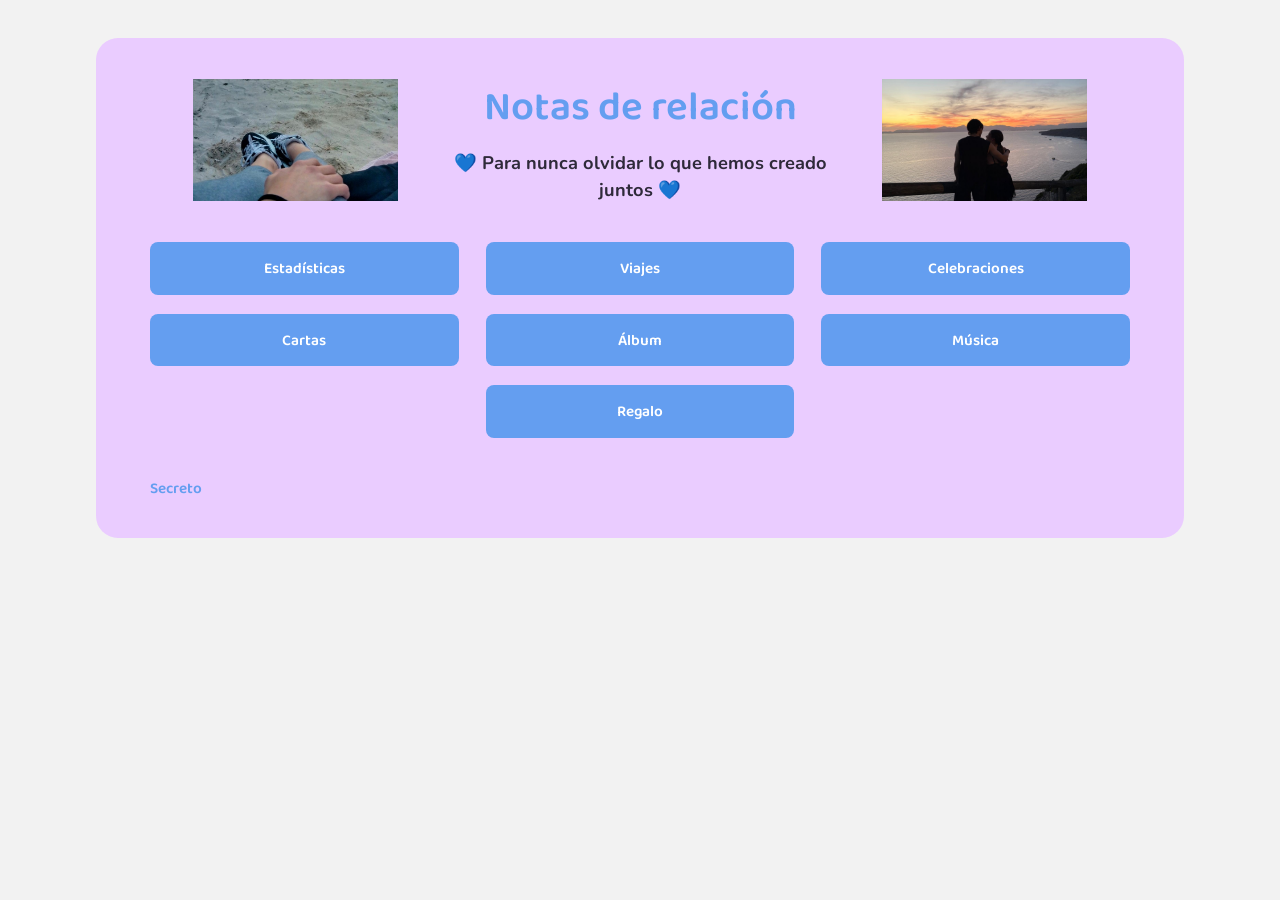
<file: index.html>
<!DOCTYPE html>
<html lang="es">
<head>
  <meta charset="UTF-8">
  <meta name="viewport" content="width=device-width, initial-scale=1.0">
  <title>Notas de relación</title>
  <link rel="stylesheet" href="styles/common.css">
  <link rel="stylesheet" href="styles/index.css">
</head>
<body>

  <main class="index-screen screen">

    <div class="index-hero">
      <img id="img1" class="index-hero__img index-hero__img--left" src="img/1.jpg" alt="Recuerdo">

      <div class="index-hero__text">
        <h1 class="index-title">Notas de relación</h1>
        <p class="index-subtitle">💙 Para nunca olvidar lo que hemos creado juntos 💙</p>
      </div>

      <img id="img2" class="index-hero__img index-hero__img--right" src="img/2.jpg" alt="Recuerdo">
    </div>

    <nav class="index-nav">
      <a href="html/estadisticas.html" class="btn btn-pill idx-estadisticas">Estadísticas</a>
      <a href="html/viajes.html"        class="btn btn-pill idx-viajes">Viajes</a>
      <a href="html/celebraciones.html" class="btn btn-pill idx-celebraciones">Celebraciones</a>
      <a href="html/cartas.html"        class="btn btn-pill idx-cartas">Cartas</a>
      <a href="html/musica.html"        class="btn btn-pill idx-musica">Música</a>
      <a href="html/album.html"         class="btn btn-pill idx-album">Álbum</a>
      <a href="html/regalo.html"        class="btn btn-pill idx-regalo">Regalo</a>
    </nav>

    <a href="html/secreto.html" class="index-secret">Secreto</a>

  </main>

</body>
<script src="js/index.js"></script>
</html>
</file>
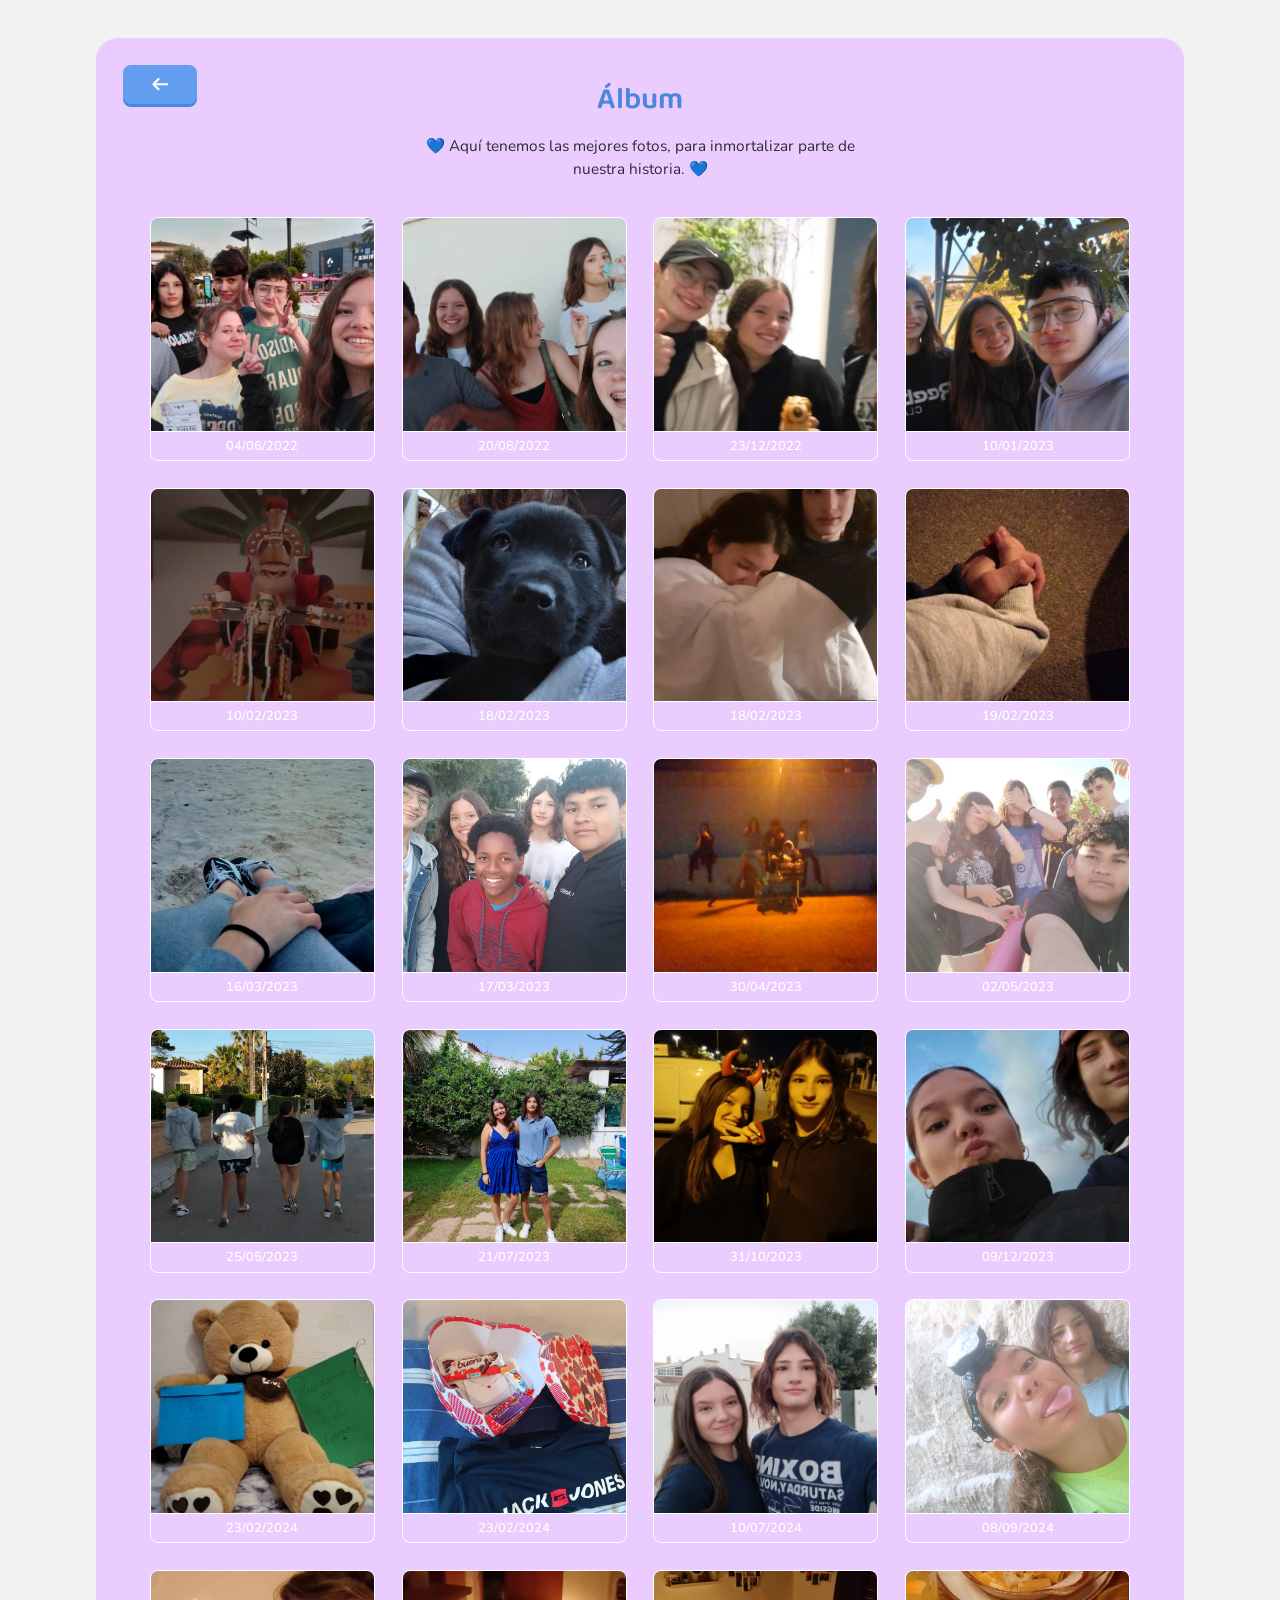
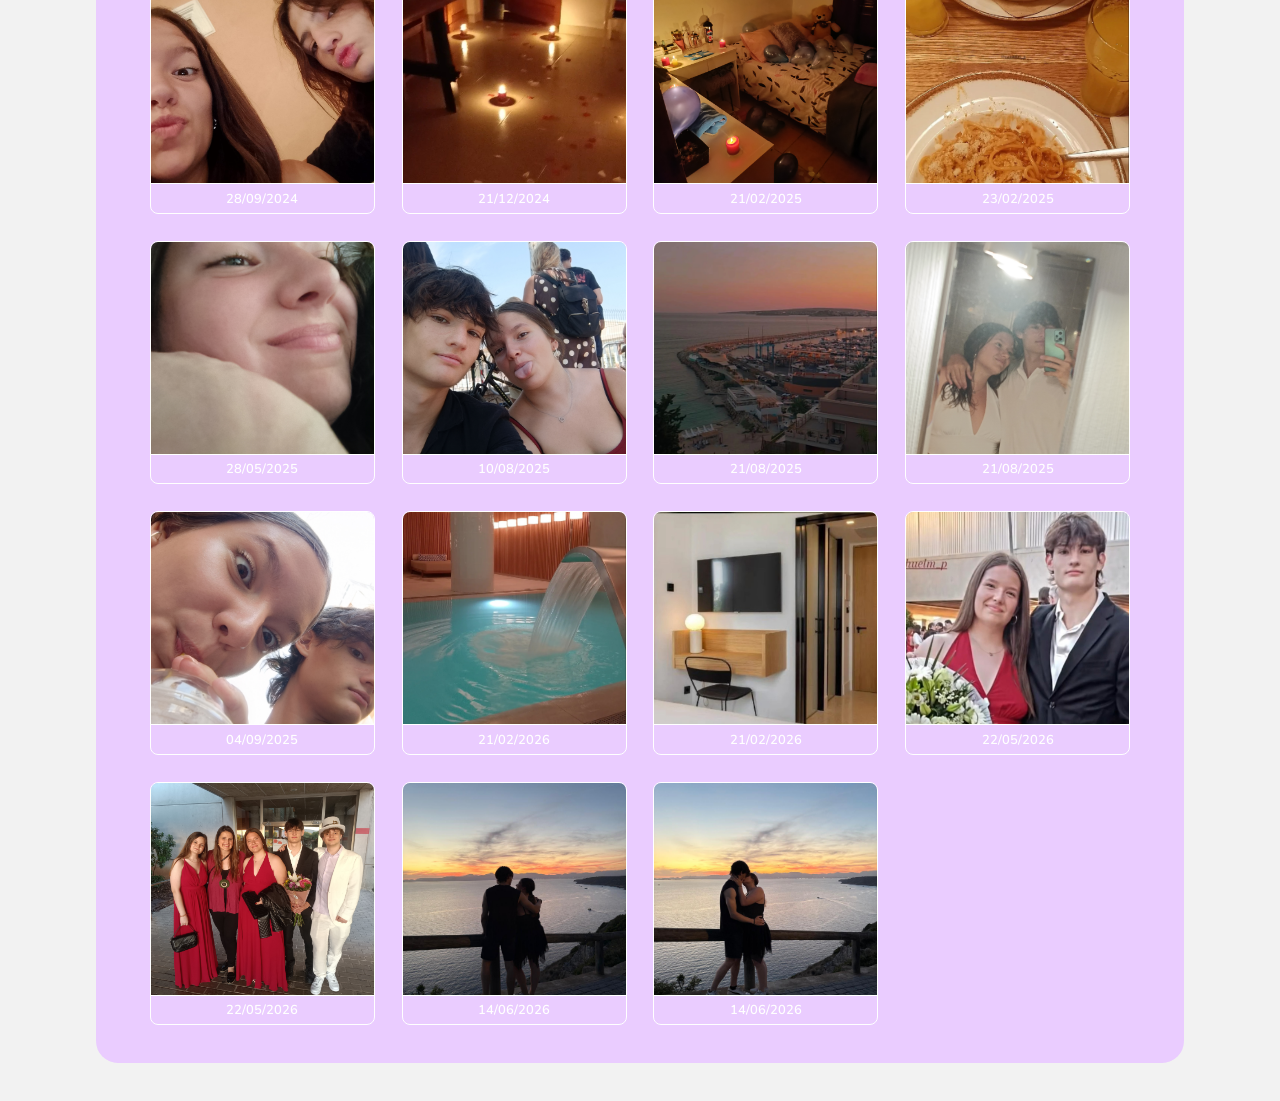
<file: html/album.html>
<!DOCTYPE html>
<html lang="es">
<head>
  <meta charset="UTF-8">
  <meta name="viewport" content="width=device-width, initial-scale=1.0">
  <title>Álbum — Notas de relación</title>
  <link rel="stylesheet" href="../styles/common.css?v=1.1">
  <link rel="stylesheet" href="../styles/album.css?v=1.1">
</head>
<body>

  <!-- Header fijo, solo visible en móvil: flecha atrás -> índice -->
  <header class="app-header album-mobile-header">
    <a href="../index.html" class="back-btn back-btn--header" aria-label="Volver al índice">
      <svg class="back-btn__icon" viewBox="0 0 24 24" fill="none" xmlns="http://www.w3.org/2000/svg">
        <path d="M20 12H4M4 12L10 6M4 12L10 18" stroke="currentColor" stroke-width="2.5" stroke-linecap="round" stroke-linejoin="round"/>
      </svg>
    </a>
  </header>

  <main class="screen album-screen">

    <!-- Flecha atrás flotante, solo visible en escritorio -->
    <a href="../index.html" class="back-btn back-btn--floating album-back-floating" aria-label="Volver al índice">
      <svg class="back-btn__icon" viewBox="0 0 24 24" fill="none" xmlns="http://www.w3.org/2000/svg">
        <path d="M20 12H4M4 12L10 6M4 12L10 18" stroke="currentColor" stroke-width="2.5" stroke-linecap="round" stroke-linejoin="round"/>
      </svg>
    </a>

    <div class="screen-title">
      <h2>Álbum</h2>
      <p>💙 Aquí tenemos las mejores fotos, para inmortalizar parte de nuestra historia. 💙</p>
    </div>

    <!-- Rejilla de recuerdos: cada tarjeta = 1 imagen + 1 fecha.
         Para añadir más fotos, copia y pega un bloque ".album-card" más
         dentro de ".album-grid" (no hace falta tocar el CSS). -->
    <div class="album-grid">
      <div class="album-card">
        <a href="#foto-1" class="album-card__link">
          <img class="album-card__img" src="../img/15.jpg" alt="Recuerdo 1">
        </a>
        <span class="album-card__date">04/06/2022</span>
      </div>
      <div class="album-card">
        <a href="#foto-2" class="album-card__link">
          <img class="album-card__img" src="../img/16.jpg" alt="Recuerdo 2">
        </a>
        <span class="album-card__date">20/08/2022</span>
      </div>
      <div class="album-card">
        <a href="#foto-3" class="album-card__link">
          <img class="album-card__img" src="../img/17.jpg" alt="Recuerdo 4">
        </a>
        <span class="album-card__date">23/12/2022</span>
      </div>
      <div class="album-card">
        <a href="#foto-4" class="album-card__link">
          <img class="album-card__img" src="../img/18.jpg" alt="Recuerdo 3">
        </a>
        <span class="album-card__date">10/01/2023</span>
      </div>
      <div class="album-card">
        <a href="#foto-5" class="album-card__link">
          <img class="album-card__img" src="../img/29.jpeg" alt="Recuerdo 10">
        </a>
        <span class="album-card__date">10/02/2023</span>
      </div>
      <div class="album-card">
        <a href="#foto-6" class="album-card__link">
          <img class="album-card__img" src="../img/30.jpg" alt="Recuerdo 5">
        </a>
        <span class="album-card__date">18/02/2023</span>
      </div>
      <div class="album-card">
        <a href="#foto-7" class="album-card__link">
          <img class="album-card__img" src="../img/14.jpg" alt="Recuerdo 6">
        </a>
        <span class="album-card__date">18/02/2023</span>
      </div>
      <div class="album-card">
        <a href="#foto-8" class="album-card__link">
          <img class="album-card__img" src="../img/27.jpg" alt="Recuerdo 7">
        </a>
        <span class="album-card__date">19/02/2023</span>
      </div>
      <div class="album-card">
        <a href="#foto-9" class="album-card__link">
          <img class="album-card__img" src="../img/1.jpg" alt="Recuerdo 12">
        </a>
        <span class="album-card__date">16/03/2023</span>
      </div>
      <div class="album-card">
        <a href="#foto-10" class="album-card__link">
          <img class="album-card__img" src="../img/32.jpg" alt="Recuerdo 9">
        </a>
        <span class="album-card__date">17/03/2023</span>
      </div>
      <div class="album-card">
        <a href="#foto-11" class="album-card__link">
          <img class="album-card__img" src="../img/31.jpg" alt="Recuerdo 34">
        </a>
        <span class="album-card__date">30/04/2023</span>
      </div>
      <div class="album-card">
        <a href="#foto-12" class="album-card__link">
          <img class="album-card__img" src="../img/19.jpg" alt="Recuerdo 11">
        </a>
        <span class="album-card__date">02/05/2023</span>
      </div>
      <div class="album-card">
        <a href="#foto-13" class="album-card__link">
          <img class="album-card__img" src="../img/33.jpg" alt="Recuerdo 8">
        </a>
        <span class="album-card__date">25/05/2023</span>
      </div>
      <div class="album-card">
        <a href="#foto-14" class="album-card__link">
          <img class="album-card__img" src="../img/20.jpg" alt="Recuerdo 33">
        </a>
        <span class="album-card__date">21/07/2023</span>
      </div>
      <div class="album-card">
        <a href="#foto-15" class="album-card__link">
          <img class="album-card__img" src="../img/3.jpg" alt="Recuerdo 13">
        </a>
        <span class="album-card__date">31/10/2023</span>
      </div>
      <div class="album-card">
        <a href="#foto-16" class="album-card__link">
          <img class="album-card__img" src="../img/11.jpg" alt="Recuerdo 14">
        </a>
        <span class="album-card__date">09/12/2023</span>
      </div>
      <div class="album-card">
        <a href="#foto-17" class="album-card__link">
          <img class="album-card__img" src="../img/26.jpg" alt="Recuerdo 15">
        </a>
        <span class="album-card__date">23/02/2024</span>
      </div>
      <div class="album-card">
        <a href="#foto-18" class="album-card__link">
          <img class="album-card__img" src="../img/28.jpg" alt="Recuerdo 17">
        </a>
        <span class="album-card__date">23/02/2024</span>
      </div>
      <div class="album-card">
        <a href="#foto-19" class="album-card__link">
          <img class="album-card__img" src="../img/4.jpg" alt="Recuerdo 16">
        </a>
        <span class="album-card__date">10/07/2024</span>
      </div>
      <div class="album-card">
        <a href="#foto-20" class="album-card__link">
          <img class="album-card__img" src="../img/21.jpg" alt="Recuerdo 18">
        </a>
        <span class="album-card__date">08/09/2024</span>
      </div>
      <div class="album-card">
        <a href="#foto-21" class="album-card__link">
          <img class="album-card__img" src="../img/22.jpg" alt="Recuerdo 19">
        </a>
        <span class="album-card__date">28/09/2024</span>
      </div>
      <div class="album-card">
        <a href="#foto-22" class="album-card__link">
          <img class="album-card__img" src="../img/10.jpg" alt="Recuerdo 30">
        </a>
        <span class="album-card__date">21/12/2024</span>
      </div>
      <div class="album-card">
        <a href="#foto-23" class="album-card__link">
          <img class="album-card__img" src="../img/34.jpg" alt="Recuerdo 32">
        </a>
        <span class="album-card__date">21/02/2025</span>
      </div>
      <div class="album-card">
        <a href="#foto-24" class="album-card__link">
          <img class="album-card__img" src="../img/12.jpg" alt="Recuerdo 20">
        </a>
        <span class="album-card__date">23/02/2025</span>
      </div>
      <div class="album-card">
        <a href="#foto-25" class="album-card__link">
          <img class="album-card__img" src="../img/5.jpg" alt="Recuerdo 21">
        </a>
        <span class="album-card__date">28/05/2025</span>
      </div>
      <div class="album-card">
        <a href="#foto-26" class="album-card__link">
          <img class="album-card__img" src="../img/6.jpg" alt="Recuerdo 22">
        </a>
        <span class="album-card__date">10/08/2025</span>
      </div>
      <div class="album-card">
        <a href="#foto-27" class="album-card__link">
          <img class="album-card__img" src="../img/25.jpg" alt="Recuerdo 23">
        </a>
        <span class="album-card__date">21/08/2025</span>
      </div>
      <div class="album-card">
        <a href="#foto-28" class="album-card__link">
          <img class="album-card__img" src="../img/7.jpg" alt="Recuerdo 24">
        </a>
        <span class="album-card__date">21/08/2025</span>
      </div>
      <div class="album-card">
        <a href="#foto-29" class="album-card__link">
          <img class="album-card__img" src="../img/8.jpg" alt="Recuerdo 25">
        </a>
        <span class="album-card__date">04/09/2025</span>
      </div>
      <div class="album-card">
        <a href="#foto-30" class="album-card__link">
          <img class="album-card__img" src="../img/24.jpg" alt="Recuerdo 26">
        </a>
        <span class="album-card__date">21/02/2026</span>
      </div>
      <div class="album-card">
        <a href="#foto-31" class="album-card__link">
          <img class="album-card__img" src="../img/35.jpg" alt="Recuerdo 35">
        </a>
        <span class="album-card__date">21/02/2026</span>
      </div>
      <div class="album-card">
        <a href="#foto-32" class="album-card__link">
          <img class="album-card__img" src="../img/13.jpg" alt="Recuerdo 31">
        </a>
        <span class="album-card__date">22/05/2026</span>
      </div>
      <div class="album-card">
        <a href="#foto-33" class="album-card__link">
          <img class="album-card__img" src="../img/9.jpg" alt="Recuerdo 27">
        </a>
        <span class="album-card__date">22/05/2026</span>
      </div>
      <div class="album-card">
        <a href="#foto-34" class="album-card__link">
          <img class="album-card__img" src="../img/2.jpg" alt="Recuerdo 28">
        </a>
        <span class="album-card__date">14/06/2026</span>
      </div>
      <div class="album-card">
        <a href="#foto-35" class="album-card__link">
          <img class="album-card__img" src="../img/23.jpg" alt="Recuerdo 29">
        </a>
        <span class="album-card__date">14/06/2026</span>
      </div>
    </div>

  </main>

  <!-- Visor de fotos a pantalla completa (técnica :target, sin JavaScript) -->
  <div id="foto-1" class="photo-lightbox">
    <a href="#" class="back-btn back-btn--floating photo-lightbox__close" aria-label="Cerrar foto">
      <svg class="back-btn__icon" viewBox="0 0 24 24" fill="none" xmlns="http://www.w3.org/2000/svg">
        <path d="M20 12H4M4 12L10 6M4 12L10 18" stroke="currentColor" stroke-width="2.5" stroke-linecap="round" stroke-linejoin="round"/>
      </svg>
    </a>
    <a href="#" class="photo-lightbox__img-link" aria-label="Cerrar foto">
      <img class="photo-lightbox__img" src="../img/15.jpg" alt="Recuerdo 1">
    </a>
  </div>

  <div id="foto-2" class="photo-lightbox">
    <a href="#" class="back-btn back-btn--floating photo-lightbox__close" aria-label="Cerrar foto">
      <svg class="back-btn__icon" viewBox="0 0 24 24" fill="none" xmlns="http://www.w3.org/2000/svg">
        <path d="M20 12H4M4 12L10 6M4 12L10 18" stroke="currentColor" stroke-width="2.5" stroke-linecap="round" stroke-linejoin="round"/>
      </svg>
    </a>
    <a href="#" class="photo-lightbox__img-link" aria-label="Cerrar foto">
      <img class="photo-lightbox__img" src="../img/16.jpg" alt="Recuerdo 2">
    </a>
  </div>

  <div id="foto-3" class="photo-lightbox">
    <a href="#" class="back-btn back-btn--floating photo-lightbox__close" aria-label="Cerrar foto">
      <svg class="back-btn__icon" viewBox="0 0 24 24" fill="none" xmlns="http://www.w3.org/2000/svg">
        <path d="M20 12H4M4 12L10 6M4 12L10 18" stroke="currentColor" stroke-width="2.5" stroke-linecap="round" stroke-linejoin="round"/>
      </svg>
    </a>
    <a href="#" class="photo-lightbox__img-link" aria-label="Cerrar foto">
      <img class="photo-lightbox__img" src="../img/17.jpg" alt="Recuerdo 4">
    </a>
  </div>

  <div id="foto-4" class="photo-lightbox">
    <a href="#" class="back-btn back-btn--floating photo-lightbox__close" aria-label="Cerrar foto">
      <svg class="back-btn__icon" viewBox="0 0 24 24" fill="none" xmlns="http://www.w3.org/2000/svg">
        <path d="M20 12H4M4 12L10 6M4 12L10 18" stroke="currentColor" stroke-width="2.5" stroke-linecap="round" stroke-linejoin="round"/>
      </svg>
    </a>
    <a href="#" class="photo-lightbox__img-link" aria-label="Cerrar foto">
      <img class="photo-lightbox__img" src="../img/18.jpg" alt="Recuerdo 3">
    </a>
  </div>

  <div id="foto-5" class="photo-lightbox">
    <a href="#" class="back-btn back-btn--floating photo-lightbox__close" aria-label="Cerrar foto">
      <svg class="back-btn__icon" viewBox="0 0 24 24" fill="none" xmlns="http://www.w3.org/2000/svg">
        <path d="M20 12H4M4 12L10 6M4 12L10 18" stroke="currentColor" stroke-width="2.5" stroke-linecap="round" stroke-linejoin="round"/>
      </svg>
    </a>
    <a href="#" class="photo-lightbox__img-link" aria-label="Cerrar foto">
      <img class="photo-lightbox__img" src="../img/29.jpeg" alt="Recuerdo 10">
    </a>
  </div>

  <div id="foto-6" class="photo-lightbox">
    <a href="#" class="back-btn back-btn--floating photo-lightbox__close" aria-label="Cerrar foto">
      <svg class="back-btn__icon" viewBox="0 0 24 24" fill="none" xmlns="http://www.w3.org/2000/svg">
        <path d="M20 12H4M4 12L10 6M4 12L10 18" stroke="currentColor" stroke-width="2.5" stroke-linecap="round" stroke-linejoin="round"/>
      </svg>
    </a>
    <a href="#" class="photo-lightbox__img-link" aria-label="Cerrar foto">
      <img class="photo-lightbox__img" src="../img/30.jpg" alt="Recuerdo 5">
    </a>
  </div>

  <div id="foto-7" class="photo-lightbox">
    <a href="#" class="back-btn back-btn--floating photo-lightbox__close" aria-label="Cerrar foto">
      <svg class="back-btn__icon" viewBox="0 0 24 24" fill="none" xmlns="http://www.w3.org/2000/svg">
        <path d="M20 12H4M4 12L10 6M4 12L10 18" stroke="currentColor" stroke-width="2.5" stroke-linecap="round" stroke-linejoin="round"/>
      </svg>
    </a>
    <a href="#" class="photo-lightbox__img-link" aria-label="Cerrar foto">
      <img class="photo-lightbox__img" src="../img/14.jpg" alt="Recuerdo 6">
    </a>
  </div>

  <div id="foto-8" class="photo-lightbox">
    <a href="#" class="back-btn back-btn--floating photo-lightbox__close" aria-label="Cerrar foto">
      <svg class="back-btn__icon" viewBox="0 0 24 24" fill="none" xmlns="http://www.w3.org/2000/svg">
        <path d="M20 12H4M4 12L10 6M4 12L10 18" stroke="currentColor" stroke-width="2.5" stroke-linecap="round" stroke-linejoin="round"/>
      </svg>
    </a>
    <a href="#" class="photo-lightbox__img-link" aria-label="Cerrar foto">
      <img class="photo-lightbox__img" src="../img/27.jpg" alt="Recuerdo 7">
    </a>
  </div>

  <div id="foto-9" class="photo-lightbox">
    <a href="#" class="back-btn back-btn--floating photo-lightbox__close" aria-label="Cerrar foto">
      <svg class="back-btn__icon" viewBox="0 0 24 24" fill="none" xmlns="http://www.w3.org/2000/svg">
        <path d="M20 12H4M4 12L10 6M4 12L10 18" stroke="currentColor" stroke-width="2.5" stroke-linecap="round" stroke-linejoin="round"/>
      </svg>
    </a>
    <a href="#" class="photo-lightbox__img-link" aria-label="Cerrar foto">
      <img class="photo-lightbox__img" src="../img/1.jpg" alt="Recuerdo 12">
    </a>
  </div>

  <div id="foto-10" class="photo-lightbox">
    <a href="#" class="back-btn back-btn--floating photo-lightbox__close" aria-label="Cerrar foto">
      <svg class="back-btn__icon" viewBox="0 0 24 24" fill="none" xmlns="http://www.w3.org/2000/svg">
        <path d="M20 12H4M4 12L10 6M4 12L10 18" stroke="currentColor" stroke-width="2.5" stroke-linecap="round" stroke-linejoin="round"/>
      </svg>
    </a>
    <a href="#" class="photo-lightbox__img-link" aria-label="Cerrar foto">
      <img class="photo-lightbox__img" src="../img/32.jpg" alt="Recuerdo 9">
    </a>
  </div>

  <div id="foto-11" class="photo-lightbox">
    <a href="#" class="back-btn back-btn--floating photo-lightbox__close" aria-label="Cerrar foto">
      <svg class="back-btn__icon" viewBox="0 0 24 24" fill="none" xmlns="http://www.w3.org/2000/svg">
        <path d="M20 12H4M4 12L10 6M4 12L10 18" stroke="currentColor" stroke-width="2.5" stroke-linecap="round" stroke-linejoin="round"/>
      </svg>
    </a>
    <a href="#" class="photo-lightbox__img-link" aria-label="Cerrar foto">
      <img class="photo-lightbox__img" src="../img/31.jpg" alt="Recuerdo 34">
    </a>
  </div>

  <div id="foto-12" class="photo-lightbox">
    <a href="#" class="back-btn back-btn--floating photo-lightbox__close" aria-label="Cerrar foto">
      <svg class="back-btn__icon" viewBox="0 0 24 24" fill="none" xmlns="http://www.w3.org/2000/svg">
        <path d="M20 12H4M4 12L10 6M4 12L10 18" stroke="currentColor" stroke-width="2.5" stroke-linecap="round" stroke-linejoin="round"/>
      </svg>
    </a>
    <a href="#" class="photo-lightbox__img-link" aria-label="Cerrar foto">
      <img class="photo-lightbox__img" src="../img/19.jpg" alt="Recuerdo 11">
    </a>
  </div>

  <div id="foto-13" class="photo-lightbox">
    <a href="#" class="back-btn back-btn--floating photo-lightbox__close" aria-label="Cerrar foto">
      <svg class="back-btn__icon" viewBox="0 0 24 24" fill="none" xmlns="http://www.w3.org/2000/svg">
        <path d="M20 12H4M4 12L10 6M4 12L10 18" stroke="currentColor" stroke-width="2.5" stroke-linecap="round" stroke-linejoin="round"/>
      </svg>
    </a>
    <a href="#" class="photo-lightbox__img-link" aria-label="Cerrar foto">
      <img class="photo-lightbox__img" src="../img/33.jpg" alt="Recuerdo 8">
    </a>
  </div>

  <div id="foto-14" class="photo-lightbox">
    <a href="#" class="back-btn back-btn--floating photo-lightbox__close" aria-label="Cerrar foto">
      <svg class="back-btn__icon" viewBox="0 0 24 24" fill="none" xmlns="http://www.w3.org/2000/svg">
        <path d="M20 12H4M4 12L10 6M4 12L10 18" stroke="currentColor" stroke-width="2.5" stroke-linecap="round" stroke-linejoin="round"/>
      </svg>
    </a>
    <a href="#" class="photo-lightbox__img-link" aria-label="Cerrar foto">
      <img class="photo-lightbox__img" src="../img/20.jpg" alt="Recuerdo 33">
    </a>
  </div>

  <div id="foto-15" class="photo-lightbox">
    <a href="#" class="back-btn back-btn--floating photo-lightbox__close" aria-label="Cerrar foto">
      <svg class="back-btn__icon" viewBox="0 0 24 24" fill="none" xmlns="http://www.w3.org/2000/svg">
        <path d="M20 12H4M4 12L10 6M4 12L10 18" stroke="currentColor" stroke-width="2.5" stroke-linecap="round" stroke-linejoin="round"/>
      </svg>
    </a>
    <a href="#" class="photo-lightbox__img-link" aria-label="Cerrar foto">
      <img class="photo-lightbox__img" src="../img/3.jpg" alt="Recuerdo 13">
    </a>
  </div>

  <div id="foto-16" class="photo-lightbox">
    <a href="#" class="back-btn back-btn--floating photo-lightbox__close" aria-label="Cerrar foto">
      <svg class="back-btn__icon" viewBox="0 0 24 24" fill="none" xmlns="http://www.w3.org/2000/svg">
        <path d="M20 12H4M4 12L10 6M4 12L10 18" stroke="currentColor" stroke-width="2.5" stroke-linecap="round" stroke-linejoin="round"/>
      </svg>
    </a>
    <a href="#" class="photo-lightbox__img-link" aria-label="Cerrar foto">
      <img class="photo-lightbox__img" src="../img/11.jpg" alt="Recuerdo 14">
    </a>
  </div>

  <div id="foto-17" class="photo-lightbox">
    <a href="#" class="back-btn back-btn--floating photo-lightbox__close" aria-label="Cerrar foto">
      <svg class="back-btn__icon" viewBox="0 0 24 24" fill="none" xmlns="http://www.w3.org/2000/svg">
        <path d="M20 12H4M4 12L10 6M4 12L10 18" stroke="currentColor" stroke-width="2.5" stroke-linecap="round" stroke-linejoin="round"/>
      </svg>
    </a>
    <a href="#" class="photo-lightbox__img-link" aria-label="Cerrar foto">
      <img class="photo-lightbox__img" src="../img/26.jpg" alt="Recuerdo 15">
    </a>
  </div>

  <div id="foto-18" class="photo-lightbox">
    <a href="#" class="back-btn back-btn--floating photo-lightbox__close" aria-label="Cerrar foto">
      <svg class="back-btn__icon" viewBox="0 0 24 24" fill="none" xmlns="http://www.w3.org/2000/svg">
        <path d="M20 12H4M4 12L10 6M4 12L10 18" stroke="currentColor" stroke-width="2.5" stroke-linecap="round" stroke-linejoin="round"/>
      </svg>
    </a>
    <a href="#" class="photo-lightbox__img-link" aria-label="Cerrar foto">
      <img class="photo-lightbox__img" src="../img/28.jpg" alt="Recuerdo 17">
    </a>
  </div>

  <div id="foto-19" class="photo-lightbox">
    <a href="#" class="back-btn back-btn--floating photo-lightbox__close" aria-label="Cerrar foto">
      <svg class="back-btn__icon" viewBox="0 0 24 24" fill="none" xmlns="http://www.w3.org/2000/svg">
        <path d="M20 12H4M4 12L10 6M4 12L10 18" stroke="currentColor" stroke-width="2.5" stroke-linecap="round" stroke-linejoin="round"/>
      </svg>
    </a>
    <a href="#" class="photo-lightbox__img-link" aria-label="Cerrar foto">
      <img class="photo-lightbox__img" src="../img/4.jpg" alt="Recuerdo 16">
    </a>
  </div>

  <div id="foto-20" class="photo-lightbox">
    <a href="#" class="back-btn back-btn--floating photo-lightbox__close" aria-label="Cerrar foto">
      <svg class="back-btn__icon" viewBox="0 0 24 24" fill="none" xmlns="http://www.w3.org/2000/svg">
        <path d="M20 12H4M4 12L10 6M4 12L10 18" stroke="currentColor" stroke-width="2.5" stroke-linecap="round" stroke-linejoin="round"/>
      </svg>
    </a>
    <a href="#" class="photo-lightbox__img-link" aria-label="Cerrar foto">
      <img class="photo-lightbox__img" src="../img/21.jpg" alt="Recuerdo 18">
    </a>
  </div>

  <div id="foto-21" class="photo-lightbox">
    <a href="#" class="back-btn back-btn--floating photo-lightbox__close" aria-label="Cerrar foto">
      <svg class="back-btn__icon" viewBox="0 0 24 24" fill="none" xmlns="http://www.w3.org/2000/svg">
        <path d="M20 12H4M4 12L10 6M4 12L10 18" stroke="currentColor" stroke-width="2.5" stroke-linecap="round" stroke-linejoin="round"/>
      </svg>
    </a>
    <a href="#" class="photo-lightbox__img-link" aria-label="Cerrar foto">
      <img class="photo-lightbox__img" src="../img/22.jpg" alt="Recuerdo 19">
    </a>
  </div>

  <div id="foto-22" class="photo-lightbox">
    <a href="#" class="back-btn back-btn--floating photo-lightbox__close" aria-label="Cerrar foto">
      <svg class="back-btn__icon" viewBox="0 0 24 24" fill="none" xmlns="http://www.w3.org/2000/svg">
        <path d="M20 12H4M4 12L10 6M4 12L10 18" stroke="currentColor" stroke-width="2.5" stroke-linecap="round" stroke-linejoin="round"/>
      </svg>
    </a>
    <a href="#" class="photo-lightbox__img-link" aria-label="Cerrar foto">
      <img class="photo-lightbox__img" src="../img/10.jpg" alt="Recuerdo 30">
    </a>
  </div>

  <div id="foto-23" class="photo-lightbox">
    <a href="#" class="back-btn back-btn--floating photo-lightbox__close" aria-label="Cerrar foto">
      <svg class="back-btn__icon" viewBox="0 0 24 24" fill="none" xmlns="http://www.w3.org/2000/svg">
        <path d="M20 12H4M4 12L10 6M4 12L10 18" stroke="currentColor" stroke-width="2.5" stroke-linecap="round" stroke-linejoin="round"/>
      </svg>
    </a>
    <a href="#" class="photo-lightbox__img-link" aria-label="Cerrar foto">
      <img class="photo-lightbox__img" src="../img/34.jpg" alt="Recuerdo 32">
    </a>
  </div>

  <div id="foto-24" class="photo-lightbox">
    <a href="#" class="back-btn back-btn--floating photo-lightbox__close" aria-label="Cerrar foto">
      <svg class="back-btn__icon" viewBox="0 0 24 24" fill="none" xmlns="http://www.w3.org/2000/svg">
        <path d="M20 12H4M4 12L10 6M4 12L10 18" stroke="currentColor" stroke-width="2.5" stroke-linecap="round" stroke-linejoin="round"/>
      </svg>
    </a>
    <a href="#" class="photo-lightbox__img-link" aria-label="Cerrar foto">
      <img class="photo-lightbox__img" src="../img/12.jpg" alt="Recuerdo 20">
    </a>
  </div>

  <div id="foto-25" class="photo-lightbox">
    <a href="#" class="back-btn back-btn--floating photo-lightbox__close" aria-label="Cerrar foto">
      <svg class="back-btn__icon" viewBox="0 0 24 24" fill="none" xmlns="http://www.w3.org/2000/svg">
        <path d="M20 12H4M4 12L10 6M4 12L10 18" stroke="currentColor" stroke-width="2.5" stroke-linecap="round" stroke-linejoin="round"/>
      </svg>
    </a>
    <a href="#" class="photo-lightbox__img-link" aria-label="Cerrar foto">
      <img class="photo-lightbox__img" src="../img/5.jpg" alt="Recuerdo 21">
    </a>
  </div>

  <div id="foto-26" class="photo-lightbox">
    <a href="#" class="back-btn back-btn--floating photo-lightbox__close" aria-label="Cerrar foto">
      <svg class="back-btn__icon" viewBox="0 0 24 24" fill="none" xmlns="http://www.w3.org/2000/svg">
        <path d="M20 12H4M4 12L10 6M4 12L10 18" stroke="currentColor" stroke-width="2.5" stroke-linecap="round" stroke-linejoin="round"/>
      </svg>
    </a>
    <a href="#" class="photo-lightbox__img-link" aria-label="Cerrar foto">
      <img class="photo-lightbox__img" src="../img/6.jpg" alt="Recuerdo 22">
    </a>
  </div>

  <div id="foto-27" class="photo-lightbox">
    <a href="#" class="back-btn back-btn--floating photo-lightbox__close" aria-label="Cerrar foto">
      <svg class="back-btn__icon" viewBox="0 0 24 24" fill="none" xmlns="http://www.w3.org/2000/svg">
        <path d="M20 12H4M4 12L10 6M4 12L10 18" stroke="currentColor" stroke-width="2.5" stroke-linecap="round" stroke-linejoin="round"/>
      </svg>
    </a>
    <a href="#" class="photo-lightbox__img-link" aria-label="Cerrar foto">
      <img class="photo-lightbox__img" src="../img/25.jpg" alt="Recuerdo 23">
    </a>
  </div>

  <div id="foto-28" class="photo-lightbox">
    <a href="#" class="back-btn back-btn--floating photo-lightbox__close" aria-label="Cerrar foto">
      <svg class="back-btn__icon" viewBox="0 0 24 24" fill="none" xmlns="http://www.w3.org/2000/svg">
        <path d="M20 12H4M4 12L10 6M4 12L10 18" stroke="currentColor" stroke-width="2.5" stroke-linecap="round" stroke-linejoin="round"/>
      </svg>
    </a>
    <a href="#" class="photo-lightbox__img-link" aria-label="Cerrar foto">
      <img class="photo-lightbox__img" src="../img/7.jpg" alt="Recuerdo 24">
    </a>
  </div>

  <div id="foto-29" class="photo-lightbox">
    <a href="#" class="back-btn back-btn--floating photo-lightbox__close" aria-label="Cerrar foto">
      <svg class="back-btn__icon" viewBox="0 0 24 24" fill="none" xmlns="http://www.w3.org/2000/svg">
        <path d="M20 12H4M4 12L10 6M4 12L10 18" stroke="currentColor" stroke-width="2.5" stroke-linecap="round" stroke-linejoin="round"/>
      </svg>
    </a>
    <a href="#" class="photo-lightbox__img-link" aria-label="Cerrar foto">
      <img class="photo-lightbox__img" src="../img/8.jpg" alt="Recuerdo 25">
    </a>
  </div>

  <div id="foto-30" class="photo-lightbox">
    <a href="#" class="back-btn back-btn--floating photo-lightbox__close" aria-label="Cerrar foto">
      <svg class="back-btn__icon" viewBox="0 0 24 24" fill="none" xmlns="http://www.w3.org/2000/svg">
        <path d="M20 12H4M4 12L10 6M4 12L10 18" stroke="currentColor" stroke-width="2.5" stroke-linecap="round" stroke-linejoin="round"/>
      </svg>
    </a>
    <a href="#" class="photo-lightbox__img-link" aria-label="Cerrar foto">
      <img class="photo-lightbox__img" src="../img/24.jpg" alt="Recuerdo 26">
    </a>
  </div>

  <div id="foto-31" class="photo-lightbox">
    <a href="#" class="back-btn back-btn--floating photo-lightbox__close" aria-label="Cerrar foto">
      <svg class="back-btn__icon" viewBox="0 0 24 24" fill="none" xmlns="http://www.w3.org/2000/svg">
        <path d="M20 12H4M4 12L10 6M4 12L10 18" stroke="currentColor" stroke-width="2.5" stroke-linecap="round" stroke-linejoin="round"/>
      </svg>
    </a>
    <a href="#" class="photo-lightbox__img-link" aria-label="Cerrar foto">
      <img class="photo-lightbox__img" src="../img/35.jpg" alt="Recuerdo 35">
    </a>
  </div>

  <div id="foto-32" class="photo-lightbox">
    <a href="#" class="back-btn back-btn--floating photo-lightbox__close" aria-label="Cerrar foto">
      <svg class="back-btn__icon" viewBox="0 0 24 24" fill="none" xmlns="http://www.w3.org/2000/svg">
        <path d="M20 12H4M4 12L10 6M4 12L10 18" stroke="currentColor" stroke-width="2.5" stroke-linecap="round" stroke-linejoin="round"/>
      </svg>
    </a>
    <a href="#" class="photo-lightbox__img-link" aria-label="Cerrar foto">
      <img class="photo-lightbox__img" src="../img/13.jpg" alt="Recuerdo 31">
    </a>
  </div>

  <div id="foto-33" class="photo-lightbox">
    <a href="#" class="back-btn back-btn--floating photo-lightbox__close" aria-label="Cerrar foto">
      <svg class="back-btn__icon" viewBox="0 0 24 24" fill="none" xmlns="http://www.w3.org/2000/svg">
        <path d="M20 12H4M4 12L10 6M4 12L10 18" stroke="currentColor" stroke-width="2.5" stroke-linecap="round" stroke-linejoin="round"/>
      </svg>
    </a>
    <a href="#" class="photo-lightbox__img-link" aria-label="Cerrar foto">
      <img class="photo-lightbox__img" src="../img/9.jpg" alt="Recuerdo 27">
    </a>
  </div>

  <div id="foto-34" class="photo-lightbox">
    <a href="#" class="back-btn back-btn--floating photo-lightbox__close" aria-label="Cerrar foto">
      <svg class="back-btn__icon" viewBox="0 0 24 24" fill="none" xmlns="http://www.w3.org/2000/svg">
        <path d="M20 12H4M4 12L10 6M4 12L10 18" stroke="currentColor" stroke-width="2.5" stroke-linecap="round" stroke-linejoin="round"/>
      </svg>
    </a>
    <a href="#" class="photo-lightbox__img-link" aria-label="Cerrar foto">
      <img class="photo-lightbox__img" src="../img/2.jpg" alt="Recuerdo 28">
    </a>
  </div>

  <div id="foto-35" class="photo-lightbox">
    <a href="#" class="back-btn back-btn--floating photo-lightbox__close" aria-label="Cerrar foto">
      <svg class="back-btn__icon" viewBox="0 0 24 24" fill="none" xmlns="http://www.w3.org/2000/svg">
        <path d="M20 12H4M4 12L10 6M4 12L10 18" stroke="currentColor" stroke-width="2.5" stroke-linecap="round" stroke-linejoin="round"/>
      </svg>
    </a>
    <a href="#" class="photo-lightbox__img-link" aria-label="Cerrar foto">
      <img class="photo-lightbox__img" src="../img/23.jpg" alt="Recuerdo 29">
    </a>
  </div>


</body>
</html>
</file>
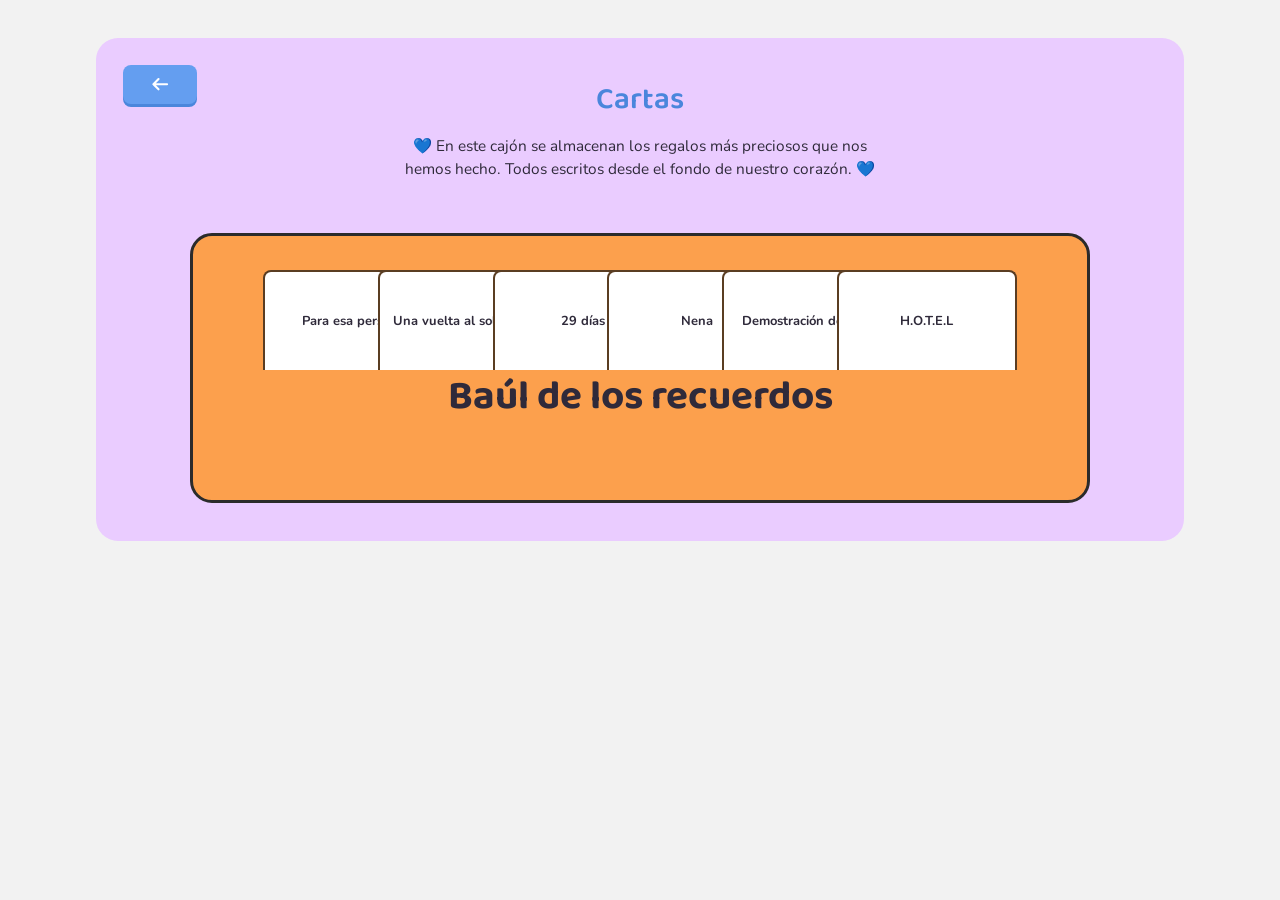
<file: html/cartas.html>
<!DOCTYPE html>
<html lang="es">
<head>
  <meta charset="UTF-8">
  <meta name="viewport" content="width=device-width, initial-scale=1.0">
  <title>Cartas — Notas de relación</title>
  <link rel="stylesheet" href="../styles/common.css?v=1.1">
  <link rel="stylesheet" href="../styles/cartas.css?v=1.1">
</head>
<body>

  <!-- Header fijo, solo visible en móvil: flecha atrás -> índice -->
  <header class="app-header cartas-mobile-header">
    <a href="../index.html" class="back-btn back-btn--header" aria-label="Volver al índice">
      <svg class="back-btn__icon" viewBox="0 0 24 24" fill="none" xmlns="http://www.w3.org/2000/svg">
        <path d="M20 12H4M4 12L10 6M4 12L10 18" stroke="currentColor" stroke-width="2.5" stroke-linecap="round" stroke-linejoin="round"/>
      </svg>
    </a>
  </header>

  <main class="screen cartas-screen">

    <!-- Flecha atrás flotante, solo visible en escritorio -->
    <a href="../index.html" class="back-btn back-btn--floating cartas-back-floating" aria-label="Volver al índice">
      <svg class="back-btn__icon" viewBox="0 0 24 24" fill="none" xmlns="http://www.w3.org/2000/svg">
        <path d="M20 12H4M4 12L10 6M4 12L10 18" stroke="currentColor" stroke-width="2.5" stroke-linecap="round" stroke-linejoin="round"/>
      </svg>
    </a>

    <div class="screen-title">
      <h2>Cartas</h2>
      <p>💙 En este cajón se almacenan los regalos más preciosos que nos hemos hecho. Todos escritos desde el fondo de nuestro corazón. 💙</p>
    </div>

    <!-- Baúl con las cartas asomando -->
    <div class="chest">
      <div class="chest__slot">
        <a href="#carta-para-esa-persona" class="chest-card">Para esa persona</a>
        <a href="#carta-una-vuelta-al-sol" class="chest-card">Una vuelta al sol contigo</a>
        <a href="#carta-29-dias" class="chest-card">29 días</a>
        <a href="#carta-nena" class="chest-card">Nena</a>
        <a href="#carta-demostracion-amor" class="chest-card">Demostración del amor</a>
        <a href="#carta-hotel" class="chest-card">H.O.T.E.L</a>
      </div>
      <p class="chest__label">Baúl de los recuerdos</p>
    </div>

  </main>

  <!-- Modales de cada carta (técnica CSS puro con :target, sin JS) -->

  <div id="carta-para-esa-persona" class="carta-modal">
    <div class="carta-modal__box">
      <a href="#" class="back-btn back-btn--floating carta-modal__close" aria-label="Cerrar carta">
        <svg class="back-btn__icon" viewBox="0 0 24 24" fill="none" xmlns="http://www.w3.org/2000/svg">
          <path d="M20 12H4M4 12L10 6M4 12L10 18" stroke="currentColor" stroke-width="2.5" stroke-linecap="round" stroke-linejoin="round"/>
        </svg>
      </a>
      <h3 class="carta-modal__title">Para esa persona</h3>
      <p class="carta-modal__text">
        
        
       Ha sido un año corto, tantas emociones y sentimientos han hecho que el tiempo no se percibiera, y aunque no tengo toda la vida junto a ti, aunque las cosas buenas siempre se acaben, las mejores se quedan en la mente para siempre. <br><br>

Hace dos años todo lo que ahora tengo era un deseo, la cantidad de amigos, relaciones e incluso algunas cosas hubiera pagado por tenerlas, por no decir a la persona que va dirigida esta carta. Ahora que todo eso está en mi realidad, siento que no lo valoro lo suficiente, o que no me merezco algunas cosas, tanto pensar en cosas que desearía tener y cuando llegan solo olvidarlas o acostumbrarme a ellas. Es por eso que en el momento de pensar en las cosas que realmente me importan, las cosas que deseo, me doy cuenta de lo mucho que quiero que estés en mi vida.<br><br>

Debo dar las gracias, gracias a lo que he podido vivir, las cosas que he aprendido, todo lo que pensaba que no sería capaz de tener… Y ahora solo puedo pensar en cómo de la nada, una persona que no era ni amistad, puede hacer latir mi corazón de manera tan acelerada, ya que por muchos problemas que podamos tener, por muchos distanciamientos que nos separen, por malentendidos que se malinterpreten, nunca dejará de bombear al mismo ritmo que el tuyo. Porque a pesar de la cantidad de diferencias en gustos y caracteres, hemos sido capaces de mejorarnos el uno al otro estando juntos.<br><br>

Nena, desde el día en que te llame por una falta de tiempo en el patio, no he sabido cómo describir lo que siento por ti, algo que va creciendo día a día y no parece que vaya a parar. Por eso, aunque ahora no pueda decirte lo que siento en palabras, voy a demostrarlo estando a tu lado.


 
        
        
      </p>
    </div>
  </div>

  <div id="carta-una-vuelta-al-sol" class="carta-modal">
    <div class="carta-modal__box">
      <a href="#" class="back-btn back-btn--floating carta-modal__close" aria-label="Cerrar carta">
        <svg class="back-btn__icon" viewBox="0 0 24 24" fill="none" xmlns="http://www.w3.org/2000/svg">
          <path d="M20 12H4M4 12L10 6M4 12L10 18" stroke="currentColor" stroke-width="2.5" stroke-linecap="round" stroke-linejoin="round"/>
        </svg>
      </a>
      <h3 class="carta-modal__title">Una vuelta al sol contigo</h3>
      <p class="carta-modal__text">






        <h2>Un año</h2><br>

Porque una no bastaba, porque no sentía que fuera lo único que se merece, porque quería recordar por un momento e inmortalizarlo.<br><br>

<b>19/02/2023, domingo</b><br><br>
Se podría decir que fue el comienzo de la razón de esta carta. <br><br>

Después de organizar una quedada como las habituales, donde excluimos un amigo nuestro, decidimos pasar el día en mi casa los tres, ya que se nos hacía repetitivo ir al festival. Primero vino ella, con la misma sonrisa de siempre y su aroma inconfundible, estuvimos un rato con los nuevos perros que yo había adoptado ese mismo día. A los 15 minutos apareció quien estábamos esperando y nos fuimos a dar una vuelta por el barrio.<br><br>

Llegamos sobre las 19:00, después de haber tenido un encuentro incómodo con alguien y una charla sobre gustos que empezó a dar sospechas. Como la persona del encuentro incómodo se nos había enfadado, hablamos con él para solucionar las cosas… Mala idea. <br><br>

Recuerdo el momento en que me dijo si quería hacerle una broma, siendo sincero no suelo hacer esas cosas, pero ese día me solté. Así que cogimos el móvil y montamos un escenario entre los tres en mi habitación para hacer la broma, que consistía en hacerle creer que mi amiga y yo estabamos saliendo juntos. Hicimos varias fotos pero no nos respondió ninguna, pero como nos quedamos con las ganas de molestar, la quedada se convirtió en una pijamada. <br><br>

Posterior a las 3 horas de retos, tonterías, tonteo, y preguntas sencillas pero directas no dormí ni un minuto, temblaba y no paraba de pensar en aquella pregunta que hizo mi amigo a ella…Me imaginaba que pasaría a partir de aquella pregunta. Si de verdad le gustaba, yo, que encima no tenía nada de experiencia.<br><br>

<b>Por la tarde…</b><br>
La llamada más intensa que tuve nunca.<br><br>

Fue ella la que me pidió hablar, yo había pensado sobre el tema, pero la verdad, no pensaba que le pudiera gustar a alguien.<br><br>

Empezamos como siempre, contando anécdotas del grupo que tuvimos anteriormente y cosas que nos pasaban en el cole, hasta que ella sacó su pregunta. Yo sabía que estaba con una amiga ya que de vez en cuando escuchaba una risa o cuchicheo por el teléfono, pero no me importaba mucho, me gustaba hablar con ella. No estaba seguro de si me estaba gastando una broma o no, pero incluso con ese miedo, saqué coraje no sé de donde para “declararme”.<br>
-”Yo te gusto a ti?”<br>
-”Tú qué crees.”<br><br>

<b>21/02/2023 Martes</b><br>
Y es donde comenzó la historia de verdad.<br><br>

Quedamos sobre las 5 después del colegio, donde la esperé en la parada del bus. Al verla me levanté para darle un abrazo, que me devolvió junto a un “Holaa”. Dimos un par de vueltas por el barrio hablando y conociéndonos mejor, evitando el tema por el que habíamos quedado. Yo tenía claro lo que pasaría ese día, sabía cuál era mi objetivo y sabía que no tenía tiempo de sobra, pero no me quería precipitar. No la conocía de casi nada, habíamos quedado un par de veces junto al grupo pero nunca llegamos a tener una conversación tan duradera como la de ese día. Tenía muchas ganas de conocerla, y de pasar mi tiempo con ella, así que después de un paseo por media vecindad, decidí decirle lo que quería con ella. Y eso junto a un abrazo, fue una decisión que nunca dejaré de recordar en mi vida.<br><br>

<b>21/03/2023 Martes</b><br>
Ese día se enamoraría más de mi.<br><br>

Tenía todo planeado. Quería regalarle una experiencia para siempre por el mes que me había regalado. Comimos en mi casa donde recibí mi regalo, una caja llena de dulces con algunas frases como Lo que quiero contigo no lo quiero con nadie o Tengo el novio más guapo y más atento, y soy muy feliz por eso, caja donde guardo todos nuestros recuerdos actualmente. Como primera parte de mi plan, fuimos al sitio donde mejores momentos pasamos, y donde compramos un poco de comida para seguir con el viaje, que continuaba con un paseo en el sitio donde decidimos pasar el futuro juntos.<br>
Y como cualquier tipo de cita, esta no careció  de una cena romántica, aunque con algunos inconvenientes<br><br>

Bueno, no pasó nada más interesante en esta cita ¿verdad? <br>
_________________________________________________________________________<br>

A partir de aquí las fechas se convierten en meses.<br><br>

<b>Primer mes (febrero)</b><br><br>

Este mes pasaron cosas.  Recuerdo que al principio creamos ese misterio de si de verdad eramos novios o no, sobre todo con Tony. Y las llamadas… Eso más las batallas de emojis era basto para hablar durante horas sin aburrirnos. Nuestra primera quedada como novios fue el 27 de febrero, osea lunes. Como ese día llovía mucho decidimos quedarnos en mi casa hablando en mi habitación, cosa que se hizo costumbre y se quedó para siempre. Quedamos bastante poco, quizás una vez a la semana o menos y en todas ellas llamábamos a Nico porque no sabíamos qué hacer, persona que accedió a hacer una pijamada en su casa con nosotros solos y donde dormimos por primera vez juntos.<br><br>

Y creo que no hace falta contar nada sobre aquel finde en cala pi, solo que sepas que ese finde entre en confianza mucho más contigo.<br>
Y para acabar el mes, un paseo por todos los sitios donde habíamos pasado con cena incluida, donde después de tanta tensión de tantos días quise demostrarte lo mucho que agradecía que estuvieras conmigo.<br><br>

<b>Segundo mes (marzo)</b><br><br>

Empezamos a quedar mucho, mucho más. Los findes eran solo nuestros y hablábamos cada día que podíamos. Tuvo lugar la pijamada de abity, que a pesar de no ser la mejor pijamada del mundo, nos la pasamos bien, y día siguiente te pude explicar porque no quería ir más rápido contigo, hecho del que nunca estuve arrepentido.<br><br>

Te dije te quiero. Quizás no en el mejor momento, pero de alguna manera quería mostrarte mi arrepentimiento antes del viaje. Fue nuestra primera pelea, algo bastante simple pero maleducado por mi parte, pero es parte esencial aprender de esas cosas y mejorar como persona, aparte de aprender a resolverlos.<br><br>

<b>Tercer mes (abril)</b><br><br>

Reencuentro de un viaje de 4 días, precioso pero quizás algo exagerado. Después del viaje empezamos a distanciarnos un poco en temas de quedadas y hablar por teléfono. Te diría que fue nuestro mes de desgracia, pero aun así pasaron cosas que nunca olvidaré.<br><br>

Conocí a tu padre, y de paso a tu esquizofrenia en estado puro. Nunca olvidaré aquel baño en la piscina.<br><br>

También comenzamos a hacer más quedadas con el grupo, como la quedada de portol, la del carrito… Recuerdo cuando estaba con Jose y Nico y derrepente me dijiste que te ibas a barcelona, nunca te lo hice ver, pero me entró un bajón bastante grande cuando me lo dijiste a pesar de que solo era un dia. Te extrañé más que en el viaje de estudios.<br><br>

<b>Quarto mes (mayo)</b><br><br>

Este mes empezó con tu cumpleaños, un desastre, creo que no hubo persona que no la liase en esa casa, pero fue increíble. También se podría decir que celebramos mi cumpleaños en mi casa.<br><br>

De vez en cuando quedabamos en el gimnasio de José, y hablábamos de diversos temas… Como del amor.<br><br>

<b>Quinto, sexto y séptimo mes (verano)</b><br><br>

Empezó el verano y acabó el colegio. Y con esto, aparecieron las quedadas con el grupo hasta las 12, la piscina junto a los baños nocturnos, quedadas en la playa… <br>
Te mudaste muy cerca mio, por lo que si antes quedamos mucho, después de esto era día tras otro. <br><br>

Aquí los paseos dejaron de existir, solo salimos fuera para cambiar entre casa y casa o como mucho para salir a cenar. Durante todo el verano mejoramos nuestra relación, conociéndonos mucho más y aprendiendo el uno del otro.<br><br>

Salió a luz una nueva pareja, que nadie creía posible pero ahí estaba, con la que pudimos tener varias “cenas de parejas” que podrían haber salido mejor de lo esperado…<br><br>

<b>Octavo, noveno, décimo, undécimo y duodécimo mes (otoño)</b><br><br>

He puesto todos estos meses juntos, ya que entre el colegio y tu baile se nos reducen los días para estar juntos. Pero no creas que eso quita calidad a la relación:<br><br>

En este periodo hemos podido pasar las fiestas de final de año llenas de regalos y deseos. Hemos compartido momentos únicos tanto en grupo, en excursiones con tu padre, en ambas casas o a veces en algún paseo, aparte, vivimos algunas experiencias más fuertes, como llorar juntos o ayudar a algunos amigos.<br><br>

Debo decir que han sido los meses que más he disfrutado de ti, y he aprendido que a veces amar bonito vale la pena.<br><br>

<h2>Una vuelta al sol contigo</h2><br>

Con esta carta, intento agradecerte lo que hiciste por mi y conmigo, experiencias que nunca olvidaré con la persona que más confianza tengo. <br>
Así que, cuenta conmigo siempre que tengas un problema, peleados o no, no hay nada que hoy en día no haría por ti.
      </p>
    </div>
  </div>

  <div id="carta-29-dias" class="carta-modal">
    <div class="carta-modal__box">
      <a href="#" class="back-btn back-btn--floating carta-modal__close" aria-label="Cerrar carta">
        <svg class="back-btn__icon" viewBox="0 0 24 24" fill="none" xmlns="http://www.w3.org/2000/svg">
          <path d="M20 12H4M4 12L10 6M4 12L10 18" stroke="currentColor" stroke-width="2.5" stroke-linecap="round" stroke-linejoin="round"/>
        </svg>
      </a>
      <h3 class="carta-modal__title">29 días</h3>
      <p class="carta-modal__text">

        Hago esta carta para esa persona con la que tan unido me siento, y nunca olvidar lo que pasamos juntos.<br><br>

Llevábamos un año y cuatro meses cuando se decidió poner fin a algo mágico. Con el concepto de que todo lo bueno se acaba, se separaron nuestros caminos un día antes de su cumpleaños…<br><br>

<b>23 de mayo de 2024</b><br><br>

Volviendo de mi casa con el ánimo por el suelo y un peso insoportable en la espalda y la mente, se me ocurrió una idea para despedirme de ella. Así fue como llegué a mi casa, comí lo que pude sin hambre, cogí las llaves junto al regalo que le había preparado y salí de mi casa con lágrimas entre los ojos. Mientras iba de camino pensaba en todo lo que le diría, además la tenía que llamar por su nombre y era algo que no me podía imaginar. Llegué a su piso, pensando que nunca más estaría ahí, me paré enfrente de la puerta, y suspire.<br><br>

Me abrió la puerta la chica de la que había estado enamorado tanto tiempo, con una mirada que me destrozó más de lo que estaba. Cuando la saludo se me hace una bola en la garganta y se me cierra la boca, por lo que le dije que le había llevado su regalo como agradecimiento de todo lo que había hecho por mi. Me despedí.<br><br>

Llegué a casa y me puse a pensar en qué haría para entretenerme y no pensar demasiado, cosas como la música, el gimnasio,  el… Y me llegó un mensaje. Me dijo que quería que yo estuviera bien y que no pasaba nada con seguir hablándonos, sin saber yo si sentirme mejor o peor.<br><br>

<b>9 de junio de 2024</b><br><br>

Fueron 29 días de levantarse mal, 29 días de sentirse solo, 29 días de desánimo, 29 días de pensar y pensar y pensar en lo único que no tenía. Con el único propósito de vivir una rutina que nunca acababa. Pero se acercaba mi cumpleaños y quería dar una oportunidad a esa amistad, una amistad casi imposible.<br><br>

Con el móvil en las manos y mirando nervioso el vacío chat con ella, me dispuse a mandarle un mensaje para invitarla a mi quedada. Con unos mensajes más secos que los frutos, dijo que teníamos que hablar, hablar de algo importante, algo que yo había tenido que evitar estos días.<br><br>

<b>10 de junio de 2024</b><br>
y donde todo cambia… <i>otra vez?</i><br><br>

Y ahí estábamos, otra vez, desprendiendo algo que hacía que todo el mundo nos mirase.<br><br>

Hablábamos de cómo nos iba, que habíamos hecho en este corto periodo interminable y un tema que prefiero no comentar en esta carta, y se quede solo para nosotros. Charlas que hacen que el patio se quede corto, que el tiempo no se perciba ni nada más que no sea ella, donde los nervios y tensiones desaparecen junto a la tristeza, reemplazada por una sonrisa inocente, son las charlas que necesitaba tener y de las que nunca me cansaré.<br><br>

<b>“Solo como amigos”</b><br><br>

La primera quedada que organizamos no salió como esperábamos, pero igualmente lloviendo salimos para volver a estar un rato juntos, los inconvenientes se transformaban en risas, e incomodidad no había ni en los más largos silencios. <br>
Volvimos a planear una quedada para la semana siguiente y de mientras en los patios nos apartamos de los grupos para hablar el uno con el otro. La segunda quedada en el cine confesamos varias debilidades, si así se pueden llamar, hechos como extrañar abrazos, caricias, sentirse solo, entre otras… <br><br>

Finalmente en el día le dije que tenía miedo de irme por obligación y perderla a ella, parte que me ayudó a comprender que dentro de esa amistad quería algo más. Y sí, durante la película me dieron ganas de abrazarla y quererla para siempre.<br><br>

Hablando de la tercera quedada, esta sería la última de nuestra amistad, por así decirlo… Siempre quedabamos sin un plan fijo ya que al parecer no necesitábamos más que estar juntos para olvidar el paso del tiempo, y esta vez no era diferente.<br>
Después de hablar un buen rato sobre nuestras cosas nos refugiamos en mi casa para poder sentarnos y descansar… <br><br>

Con la puerta de la habitación cerrada nos pusimos a hablar sobre varios temas como siempre, hasta que se le ocurrió la idea de tumbarse en la cama junto a mi. Poco a poco, mientras iba avanzando la conversación, nos íbamos acercando hasta estar uno al lado del otro, y a cada centímetro mi corazón se empezaba a acelerar por la emoción y la nostalgia de volver a tenerla cerca. Cuando no podía estar más nervioso, conseguí poner mi brazo bajo su cabeza, acción que hizo que mis pupilas se dilataran como nunca y el bombeo de sangre se pudiera sentir desde la punta de los dedos. Mientras ella hablaba, le recogía el pelo detrás de la oreja, sin prácticamente escuchar lo que decía y solo fijándome en cómo quería tener lo que tenía delante. Así que, cuando paró de hablar, recostada sobre mi hombro y probablemente escuchando mi exagerado bombeo, me mentalice, respire hondo para tranquilizarme, y tome una decisión que volvería mi vida a como la había soñado durante 29 días.<br><br>

Ahora, que estoy contigo otra vez como nunca, quiero que sepas que cuando cortamos, pensaba en estar el verano que venía contigo, extrañándote cada segundo que pensaba en ti. Y cuando te pude volver a besar, sentía tanta felicidad por poder estar el verano junto a ti… Y no solo ese verano, sino todos los veranos que estaban por venir, porque te quiero, porque no me puedo imaginar ni un solo dia sin ti, porque en cualquier tipo de futuro, sea como sea quiero estar a tu lado. Puede que este solo sea el comienzo, pero prometo nunca fallarte, y estar el resto de la vida los dos juntos… O los tres.




      </p>
    </div>
  </div>

  <div id="carta-nena" class="carta-modal">
    <div class="carta-modal__box">
      <a href="#" class="back-btn back-btn--floating carta-modal__close" aria-label="Cerrar carta">
        <svg class="back-btn__icon" viewBox="0 0 24 24" fill="none" xmlns="http://www.w3.org/2000/svg">
          <path d="M20 12H4M4 12L10 6M4 12L10 18" stroke="currentColor" stroke-width="2.5" stroke-linecap="round" stroke-linejoin="round"/>
        </svg>
      </a>
      <h3 class="carta-modal__title">Nena</h3>
      <p class="carta-modal__text">

        <b><i><u>20 de febrero 2033 11:50 PM</u><br><br>

Volví del trabajo tarde, por la noche. Estaba cansado por todas las horas de trabajo, así que solo me preparé una pizza congelada que había en la nevera y la comí mientras miraba el móvil.<br><br>

Entré en la habitación haciendo todo el menor ruido posible, no había casi nada de luz, solo la que entraba por la ventana. Podía ver su silueta, aparentemente desnuda y tapada hasta la cadera. Dejé el móvil en la mesa junto a las llaves, que cayeron provocando un ruido de tintineo.<br><br></i></b>

-¿Amor?<br><br>

(susurrando) -Perdón nena, sigue durmiendo.<br><br>

<b><i>Recogí las llaves.</i></b>

-Ven.<br><br>

<b><i>Por su sombra parecía hacer el gesto de querer abrazarme. Me quite toda la ropa y me acurruque encima de su brazo, sintiendo todo su cuerpo a la vez; tenía la piel caliente y suave, cosa que me provocó una sonrisa de comodidad. Pocas cosas se sienten tan bien. Al rato me fui quedando dormido, relajado por su respiración tranquila.<br><br>

<u>21 de febrero de 2033 10:30 AM</u><br><br>

Fue una mañana muy lluviosa, la silueta del sol apenas se apreciaba saliendo de las montañas, llenas de nieve. <br><br>

Me desperté solo, el reloj indicaba las 10:30. Abrí las cortinas, dando luz a un espectáculo nevado que me dejó cegado. Me volví a tumbar, dejándome caer por el cansancio que tenía de ayer.<br><br>

Estaba a punto de volver a dormir, cuando sentí sus suaves labios rozándome la mejilla.<br><br></i></b>

-Buenos días mi amor, te he preparado el desayuno.<br><br>

<b><i>Levanté la cabeza con poca fuerza, abriendo los ojos poco a poco. Presencié la silueta de mi esposa atravesada por los finos rayos solares. Cuando mis pupilas se aclararon, la pude ver a ella vestida de casa, con un camisón blanco que le llegaba sobre los muslos junto a unos pantalones cielo claro de pelo. Sujetaba una bandeja, llena de pan tostado y condimentos, aparte de una taza que expiraba humo blanco. Estaba preciosa.<br><br></i></b>

-Buenos días mi nena, te amo.<br><br>

-Yo más, has dormido hasta tarde, ¿qué tal el trabajo?<br><br>

-Bien, ayer llegué sobre las doce.<br><br>

<b><i>Tendió la bandeja sobre mis rodillas con una dulce sonrisa.</i></b><br><br>

-Ya he dejado a los niños en el cole, el 27 tienen que vestirse para el carnaval, ya veremos que les preparamos.<br><br>

-Bueno.<br><br>

<b><i>Comencé a beberme la leche con chocolate, servida en una taza con la inscripción “El mejor papá del mundo”, que me habían regalado mis hijos por mi cumpleaños. </i></b><br><br>

-Hoy es nuestro décimo aniversario.<br><br>

-Que ganas tengo de ir a ese viaje contigo, aunque siento no poder celebrarlo hoy.<br><br>

-No te preocupes mi amor, desayuna tranquilo y después entrenas o haces lo tuyo.<br><br>

<b><i>Le di un beso a los labios, ella salió de la habitación y cerró la puerta, dejándome a solas con el desayuno.<br><br>

<u>21 de febrero de 2023 11:30 AM</u><br><br>

Era lunes, por lo que tenía que entrenar pecho. Ella tuvo que preparar la siguiente clase para su trabajo, ya que se había tomado unos días de vacaciones para celebrar nuestro décimo aniversario. <br><br>

Viajariamos de vuelta a Mallorca, para quedarnos en un hotel de la zona y visitar a nuestros padres y mascotas que nos esperaban allí. Yo podía seguir trabajando desde distancia, aunque también decidí dejarme unos días libres para estar más desocupado.<br><br>

En el patio puse mi esterilla y comencé a hacer los ejercicios mientras escuchaba música. Durante el entrenamiento me di cuenta de que tenía mucha sed, por lo que entré a la casa para coger una botella de agua.</i></b><br><br>

(con una sonrisa pícara) -Hola amor.<br><br>

<b><i>Me giré para verla, se había cambiado de ropa, llevaba un top de lencería negro y apretado que le marcaba los pechos, un poco tapado por el pelo suelto que le llegaba hasta el abdomen, a conjunto de una falda del mismo color que apenas llegaría a taparle algo. Me quedé mirándola un par de segundos, hasta que poco a poco se empezó a acercar.</i></b><br><br>

-Nena? ¿Sabes que estoy entrenando no?<br><br>

(mirándome de arriba a abajo) -Sí.. Es que hace tiempo que llegas tarde y no nos da tiempo a…<br><br>

<b><i>Ella se puso enfrente mío, mientras me miraba y soltaba una pequeña risa que amaba. Lentamente me acerque a su oído y le susurre.</i></b><br><br>

-Y crees que poniéndote así vas a conseguir lo que quieres?<br><br>

<b><i>Le cogí de la cintura sutilmente.</i></b><br><br>

(susurrando) -Creo que puedo hacerte querer esto…<br><br>

<b><i>Rozó su mano con mis partes mientras la subía hacia mi cuello, rodeándolo con sus dedos y acercándome a sus labios. La miré fijamente, el marrón es el color de ojo más común del mundo, pero siempre había sentido un hormigueo cuando miraba los suyos. Cerca de sus labios, casi tocándose y mirándolos, seguí la conversación.</i></b><br><br>

-Eres una guarra.<br><br>

(sonriendo y susurrando) -Lo sé… Pero te encanta, y sé que tú lo serás más ahora…<br><br>

-Callate.<br><br>

<b><i>Le agarré más fuerte de la cintura; ella me miró poniendo sus dos brazos sobre mis hombros y atrayéndome hacia ella, nos empezamos a besar.<br><br>

Por el trabajo y los niños no habíamos tenido tiempo para nosotros desde hace unas semanas, por lo que sentíamos el deseo de irnos de vacaciones a un hotel y dejar a los hijos con sus abuelos, pero no nos pudimos resistir más.<br><br>

Mientras poco a poco íbamos hacia el sofá, subí la mano a su cuello, y con la izquierda lentamente iba rozando su falda.</i></b><br><br>

-Veo que te ha gustado tu regalito de aniversario… ¿Qué me vas a hacer?<br><br>

-Lo que estás buscando, nena.<br><br>

<b><i>Volví a besarla. Ya estabamos al costado del sofá, por lo que puse mi mano en su espalda, y suavemente me incliné con ella para tumbarnos. Levantó su pierna para evitar que me cayese al suelo, mientras que yo agarraba su cuello cada vez con más fuerza. Acerqué mi boca a su oído y le susurré con voz grave.</i></b><br><br>

-Hace tiempo te quiero hacer esto.<br><br>

-Lo sé.<br><br>

-Vas a hacer lo que yo te diga nena.<br><br>

-Obligame.<br><br>

<b><i>Le cogí del cuello con más fuerza y la mire fijamente a los labios, deseando besarlos y seguir con lo que estábamos haciendo. Le hice el gesto de quitarse lo que llevaba puesto en la parte de arriba, cosa que entendió perfectamente y eso hizo. Seguimos besándonos hasta que me levanté un poco y me quité la camiseta y la parte de abajo mientras ella también lo hacía. </i></b><br><br>

-Ahora eres mía nena.<br><br>

-Siempre seré tuya.<br><br>

<b><i>Mientras lo haciamos le cogía de las manos y le susurraba una pequeña historia como esta sobre que haríamos durante las vacaciones.<br><br>

<u>21 de febrero de 2033 13:00 AM</u><br><br>

Nos quedamos tumbados en el sofá, ella había apoyado su cabeza sobre mi pecho mientras yo le acariciaba el pelo. Estábamos los dos sudados y teníamos la respiración a mil. La veía como a la persona que más quería tener a mi lado.</i></b><br><br>

-Prometeme que esto nunca va a acabar.<br><br>

-Nena.<br><br>

-Si?<br><br>
-Te prometo que nada puede romper lo que nos ha traído hasta aquí.<br><br>

<b><i>Le seguí acariciando el pelo hasta que se quedó medio dormida. Me acurruque para estar cómodo y puse mi cabeza sobre la suya, solo para quedarnos dormidos. Y aunque en ese momento no podía decirle lo que sentía por ella, me pasaría el resto de nuestro futuro demostrandoselo, junto a Sergio y Sara.</i></b>



      </p>
    </div>
  </div>

  <div id="carta-demostracion-amor" class="carta-modal">
    <div class="carta-modal__box">
      <a href="#" class="back-btn back-btn--floating carta-modal__close" aria-label="Cerrar carta">
        <svg class="back-btn__icon" viewBox="0 0 24 24" fill="none" xmlns="http://www.w3.org/2000/svg">
          <path d="M20 12H4M4 12L10 6M4 12L10 18" stroke="currentColor" stroke-width="2.5" stroke-linecap="round" stroke-linejoin="round"/>
        </svg>
      </a>
      <h3 class="carta-modal__title">Demostración del amor</h3>
      <p class="carta-modal__text">

        Llevo 913 días amando, cada dia mas, a la misma persona con la que comparto todo. Cualquier ilusión o emoción que aparezca en mi cabeza viene reflejada con un pequeño sueño, que me dice cada día cuánto me quiere. Llevo dos vueltas y media al sol disfrutando cada pequeño detalle, cada pequeño recuerdo que poco a poco forman una historia. Llevo un trozo de vida aprendiendo a cuidar, querer y madurar. Dos años y medio con la persona que más quiero. Dos años y medio con quien más he amado. Dos años y medio con quien más amaré.<br><br>

Llevo dentro solo el principio, de una demostración de que amar bien es posible y perfecto.



      </p>
    </div>
  </div>

  <div id="carta-hotel" class="carta-modal">
    <div class="carta-modal__box">
      <a href="#" class="back-btn back-btn--floating carta-modal__close" aria-label="Cerrar carta">
        <svg class="back-btn__icon" viewBox="0 0 24 24" fill="none" xmlns="http://www.w3.org/2000/svg">
          <path d="M20 12H4M4 12L10 6M4 12L10 18" stroke="currentColor" stroke-width="2.5" stroke-linecap="round" stroke-linejoin="round"/>
        </svg>
      </a>
      <h3 class="carta-modal__title">H.O.T.E.L</h3>
      <p class="carta-modal__text">

        Para este día, te mereces lo más especial. Cada frase representa algo más profundo que lo que són.<br><br>

-Saca los papeles del sobre<br>
-Algunas frases tienen un número, ordénalas en una superficie llana de arriba a abajo<br>
-Las que no tengan número guardalas bien.<br>
-Hay un secreto tras la secuencia… fijate bien.<br><br>

1  <b>V</b>eo muchos futuros posibles en mi vida, en todos ellos te sigo deseando igual.<br><br>


2   <b>A</b>quellas noches sin ti, me doy cuenta de lo que significa tener a alguien como tu.<br><br>


3   <b>M</b>ientras estemos juntos, nada me impedirá darte todos los besos que quiero darte.<br><br>


4   <b>O</b> puede ser que simplemente deba dar gracias por tenerte.<br><br>


5   <b>S</b>i tuviera que decidir, en escuchar tu nombre no me lo replantearia.<br><br>


6   <b>D</b>ios lo ha decidido así, tendrás que aguantarme…<br><br>


7   <b>E</b>s un recuerdo, uno más, que poco a poco nos hace más unidos.<br><br>


8   <b>H</b>oy solo puedo regalarte algo, pero prometo amarte hasta el ultimo dia juntos.<br><br>


9   <b>O</b> no crees? ¿Que los días que estamos juntos se siente una vida perfecta?<br><br>


10 <b>T</b>engo la esperanza, de que un día, esto solo sea uno de nuestros miles recuerdos.<br><br>



11 <b>E</b>l dia en que te abrace, junto al árbol de aquella carretera, sabia que tenia mi futuro a mis brazos<br><br>



12 <b>L</b>a vez en que rompimos, nos dimos cuenta de lo que nos hacía falta. Un descanso, para amarnos el resto de la vida<br><br>




Para muchas personas, 3 años suena demasiado. Yo sé que es solo el comienzo.<br><br>

Gracias, gracias de verdad por ser tú.






      </p>
    </div>
  </div>

</body>
</html>
</file>
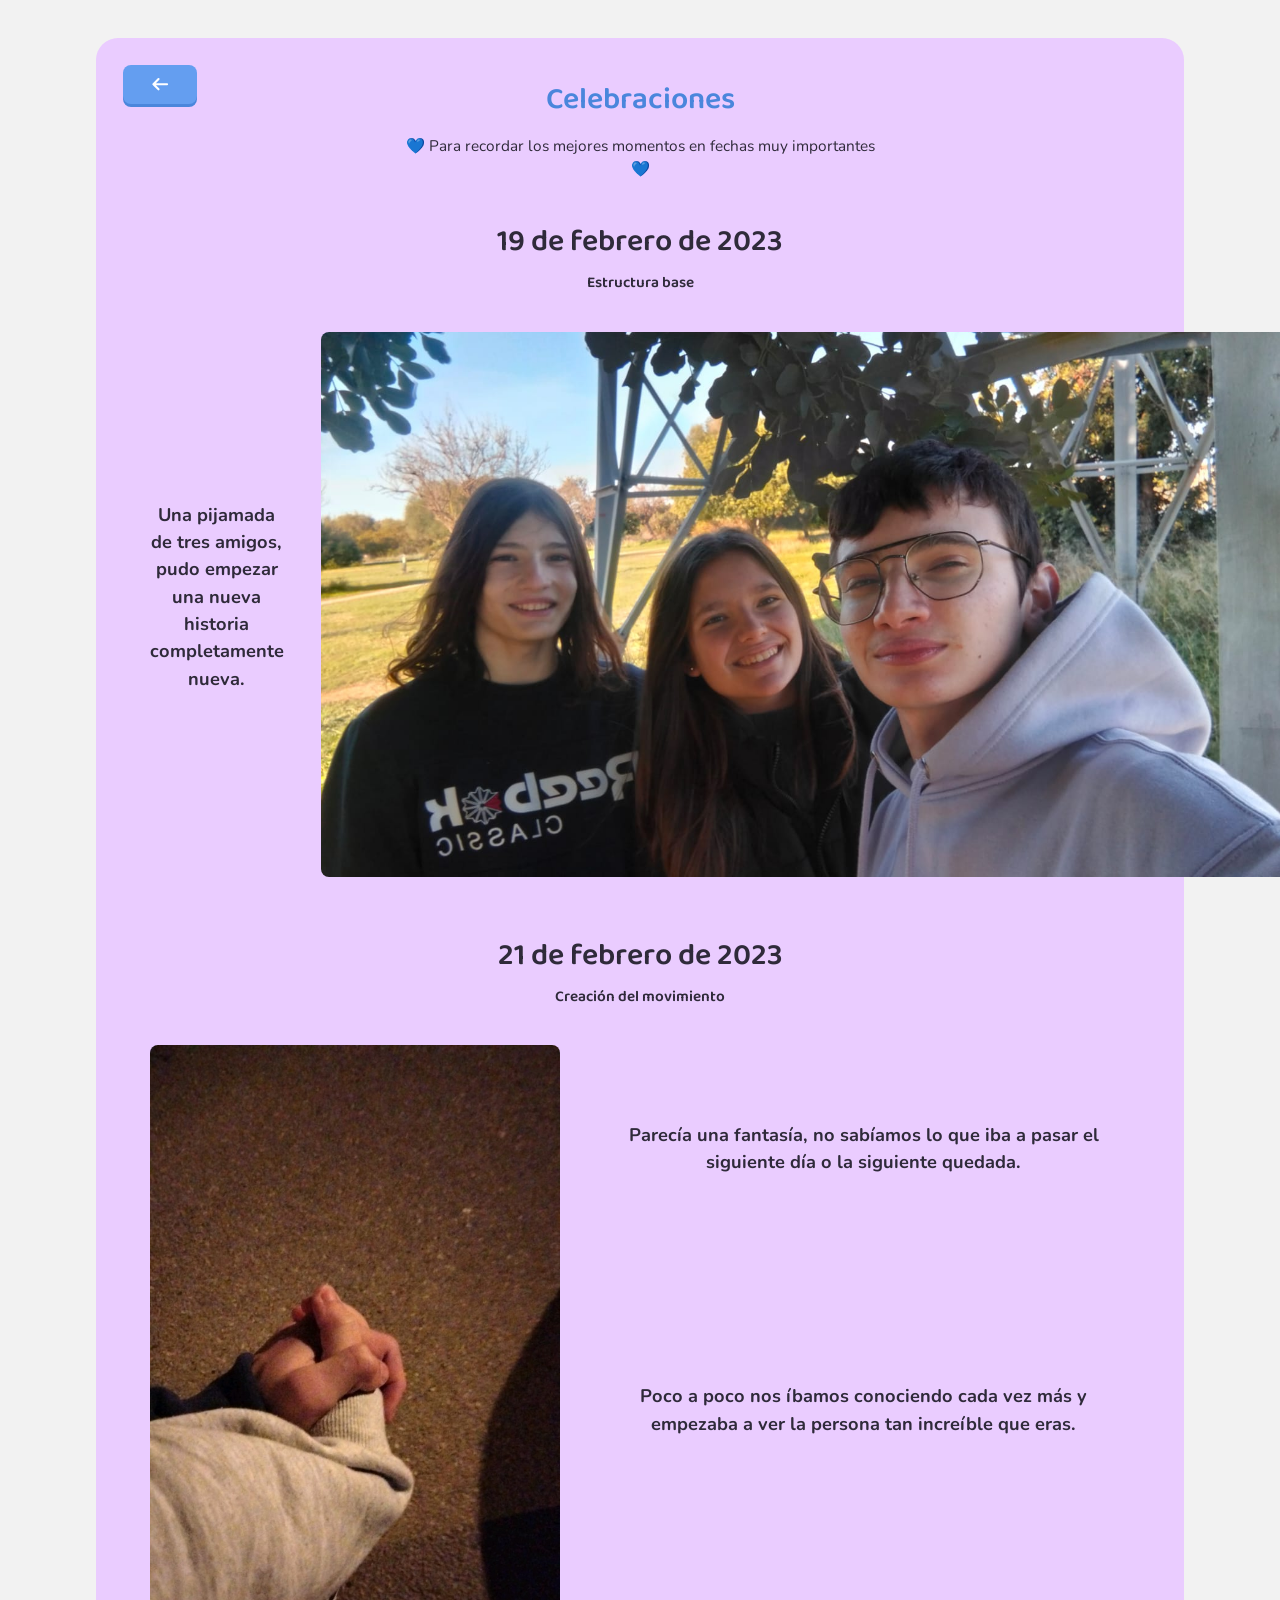
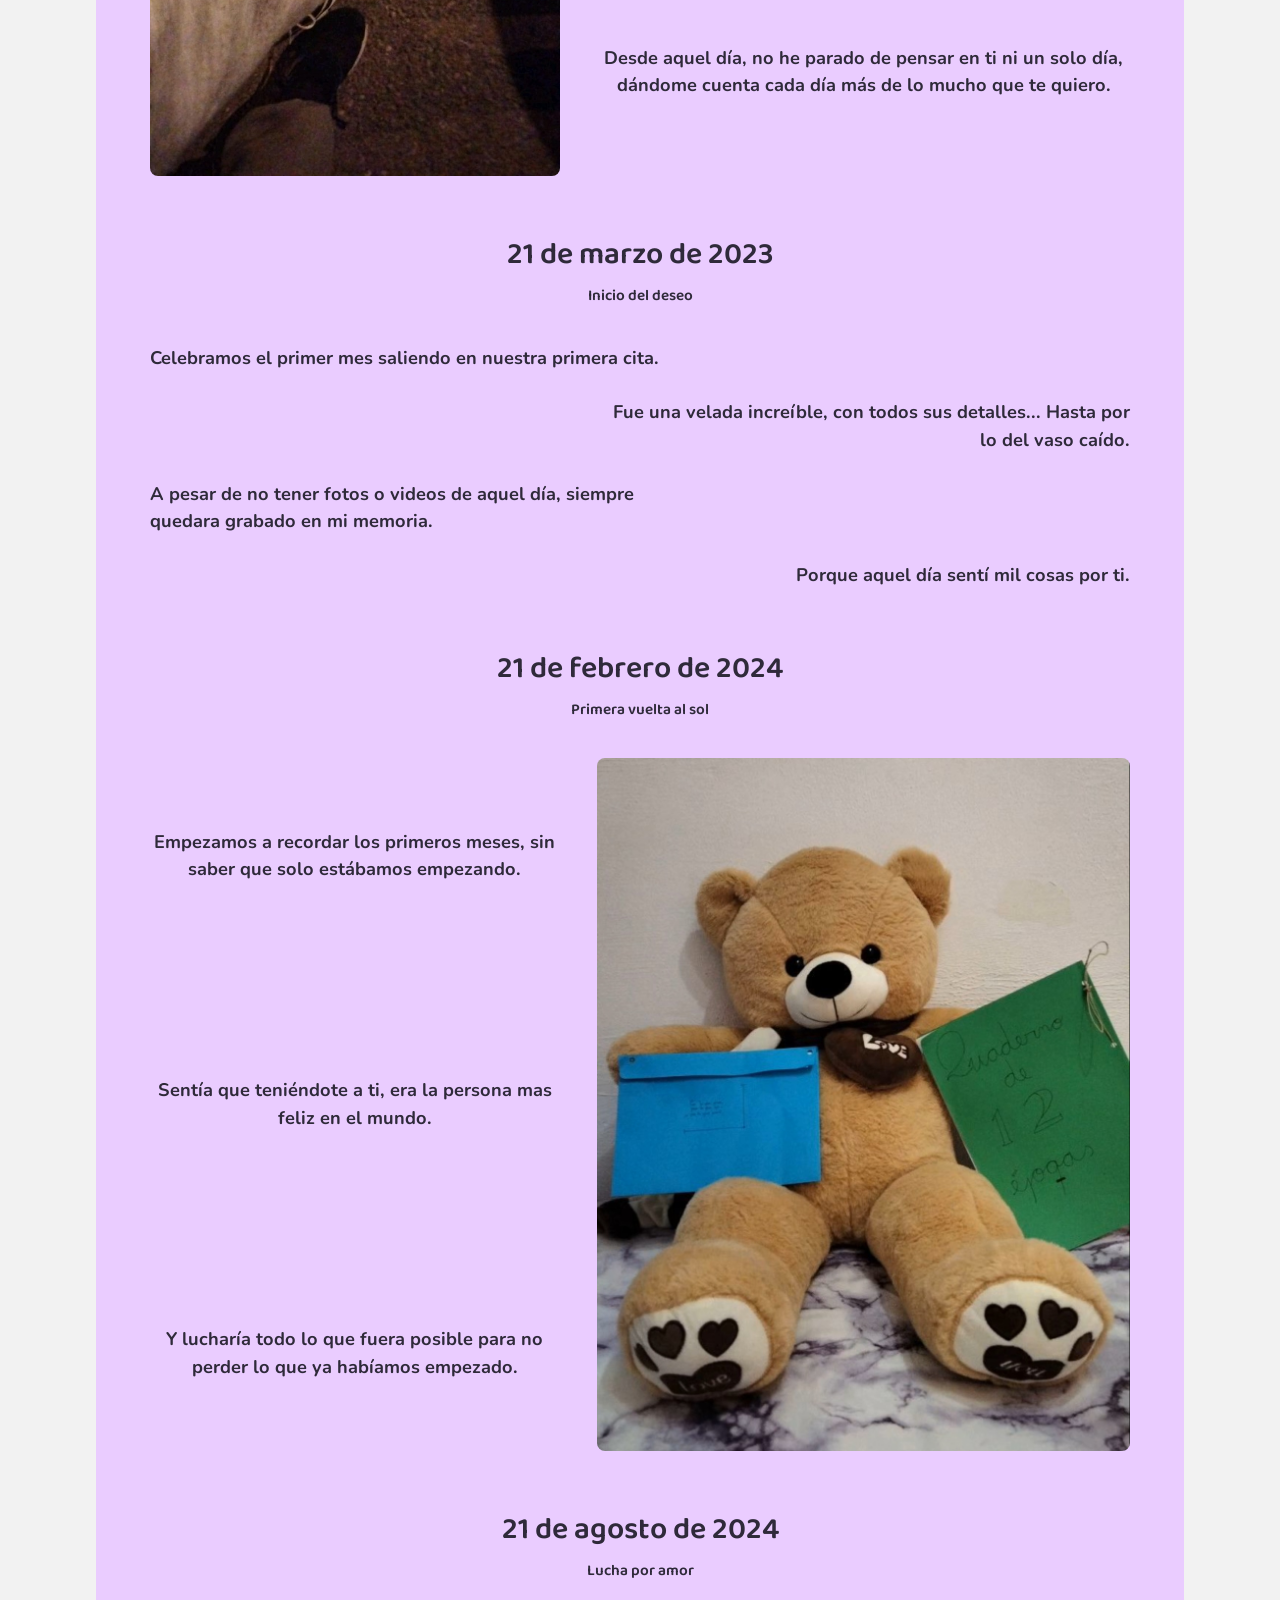
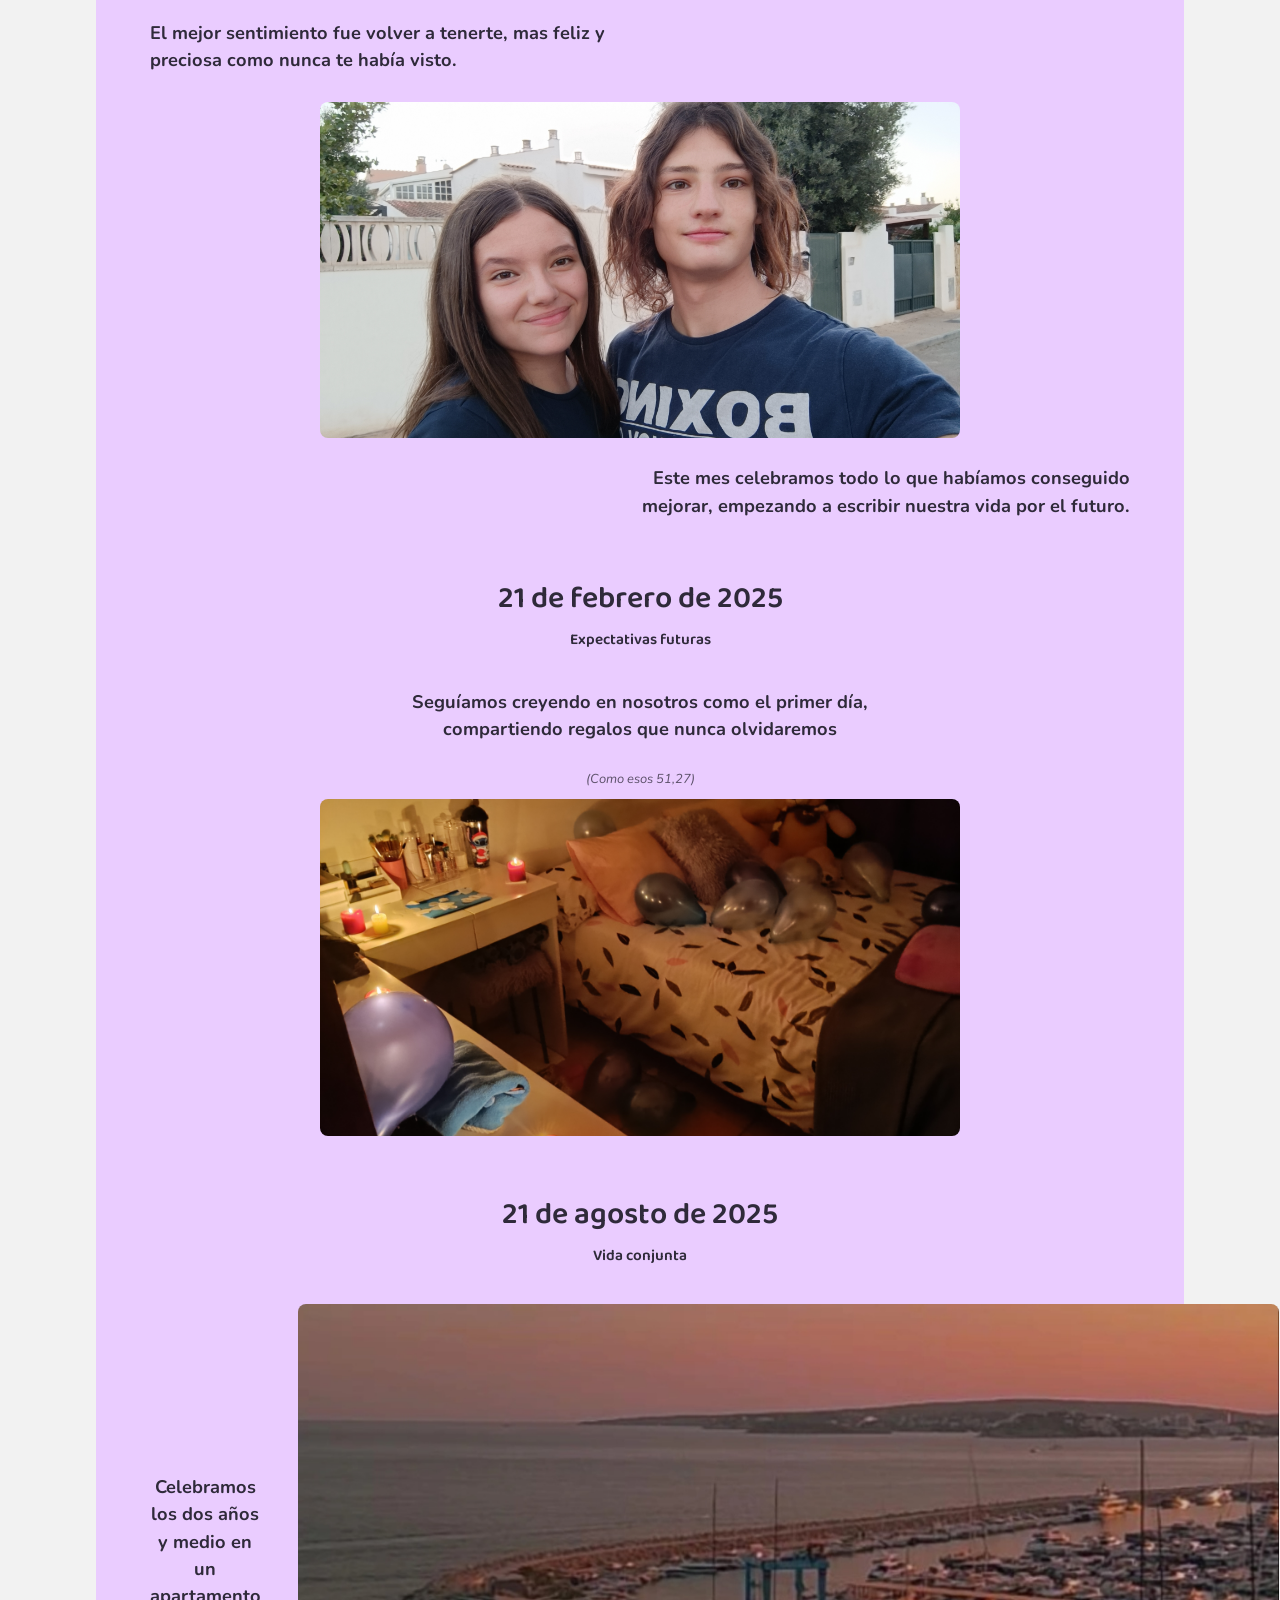
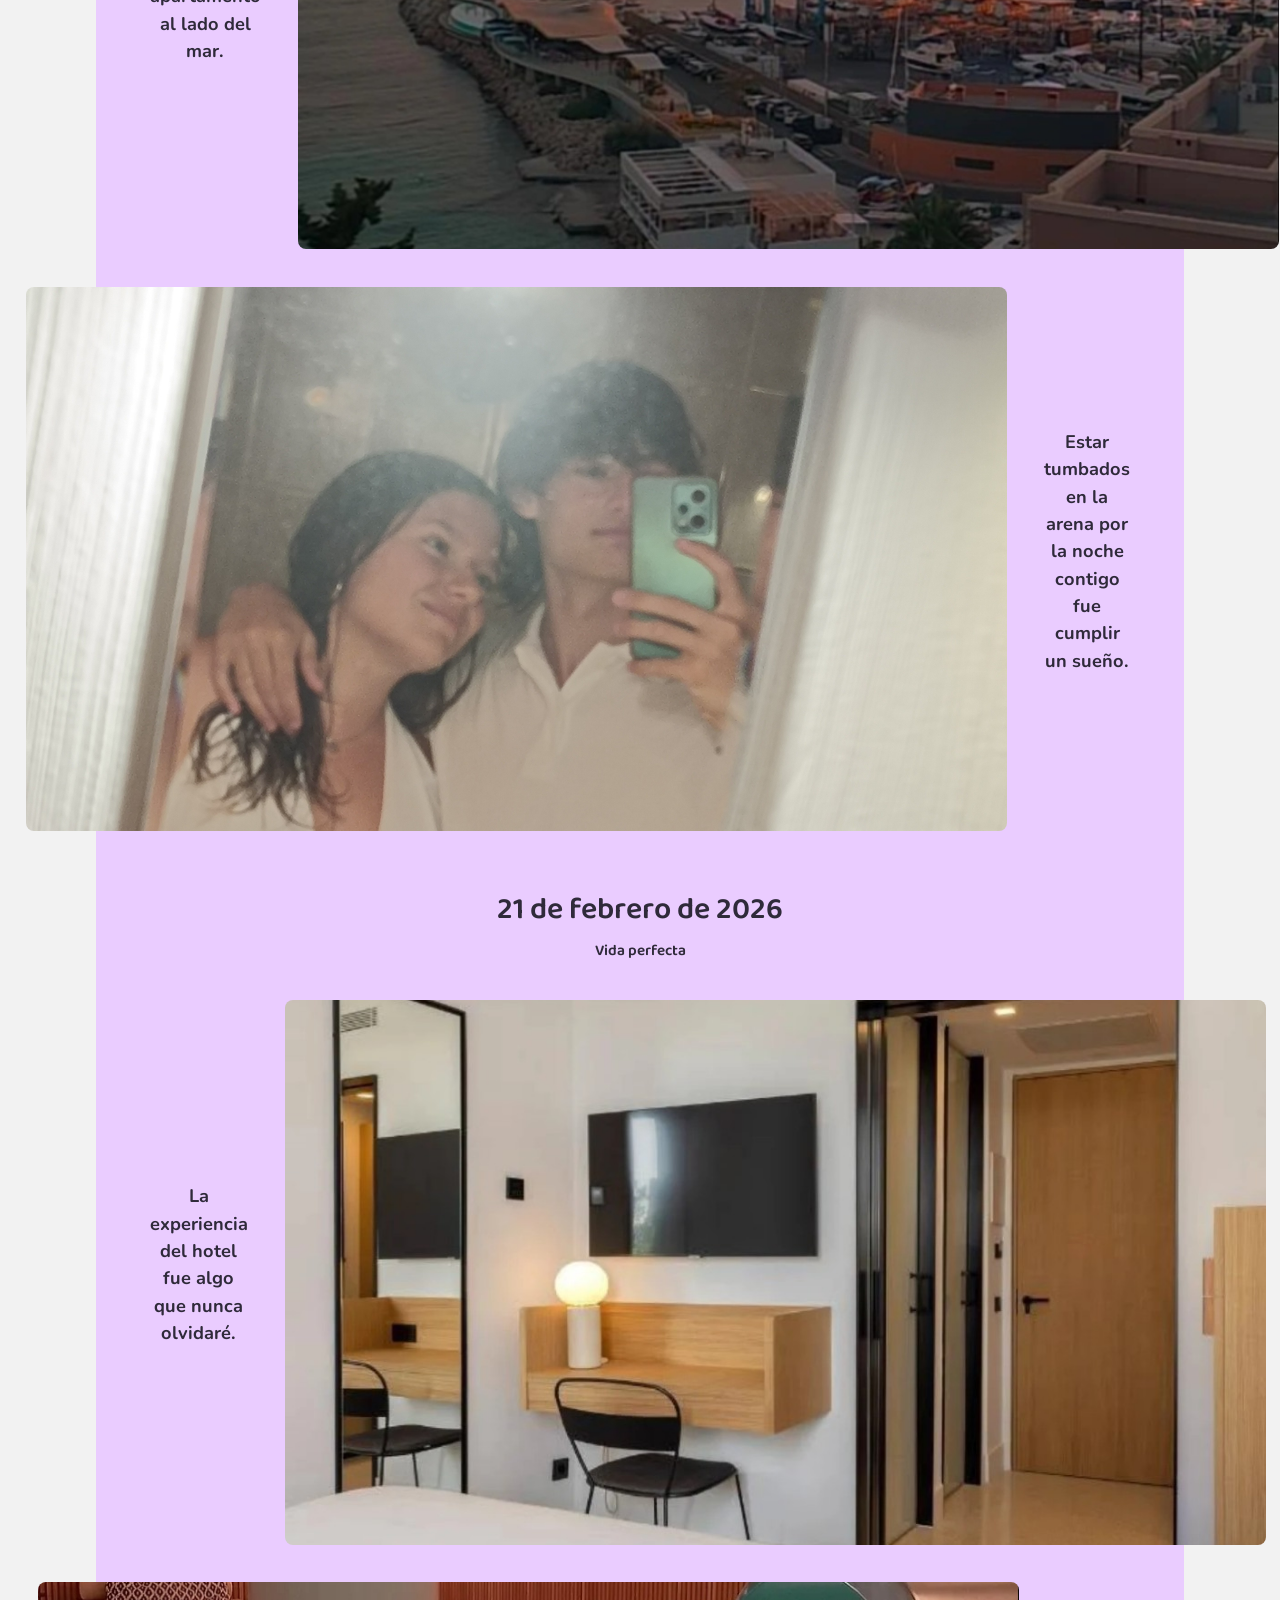
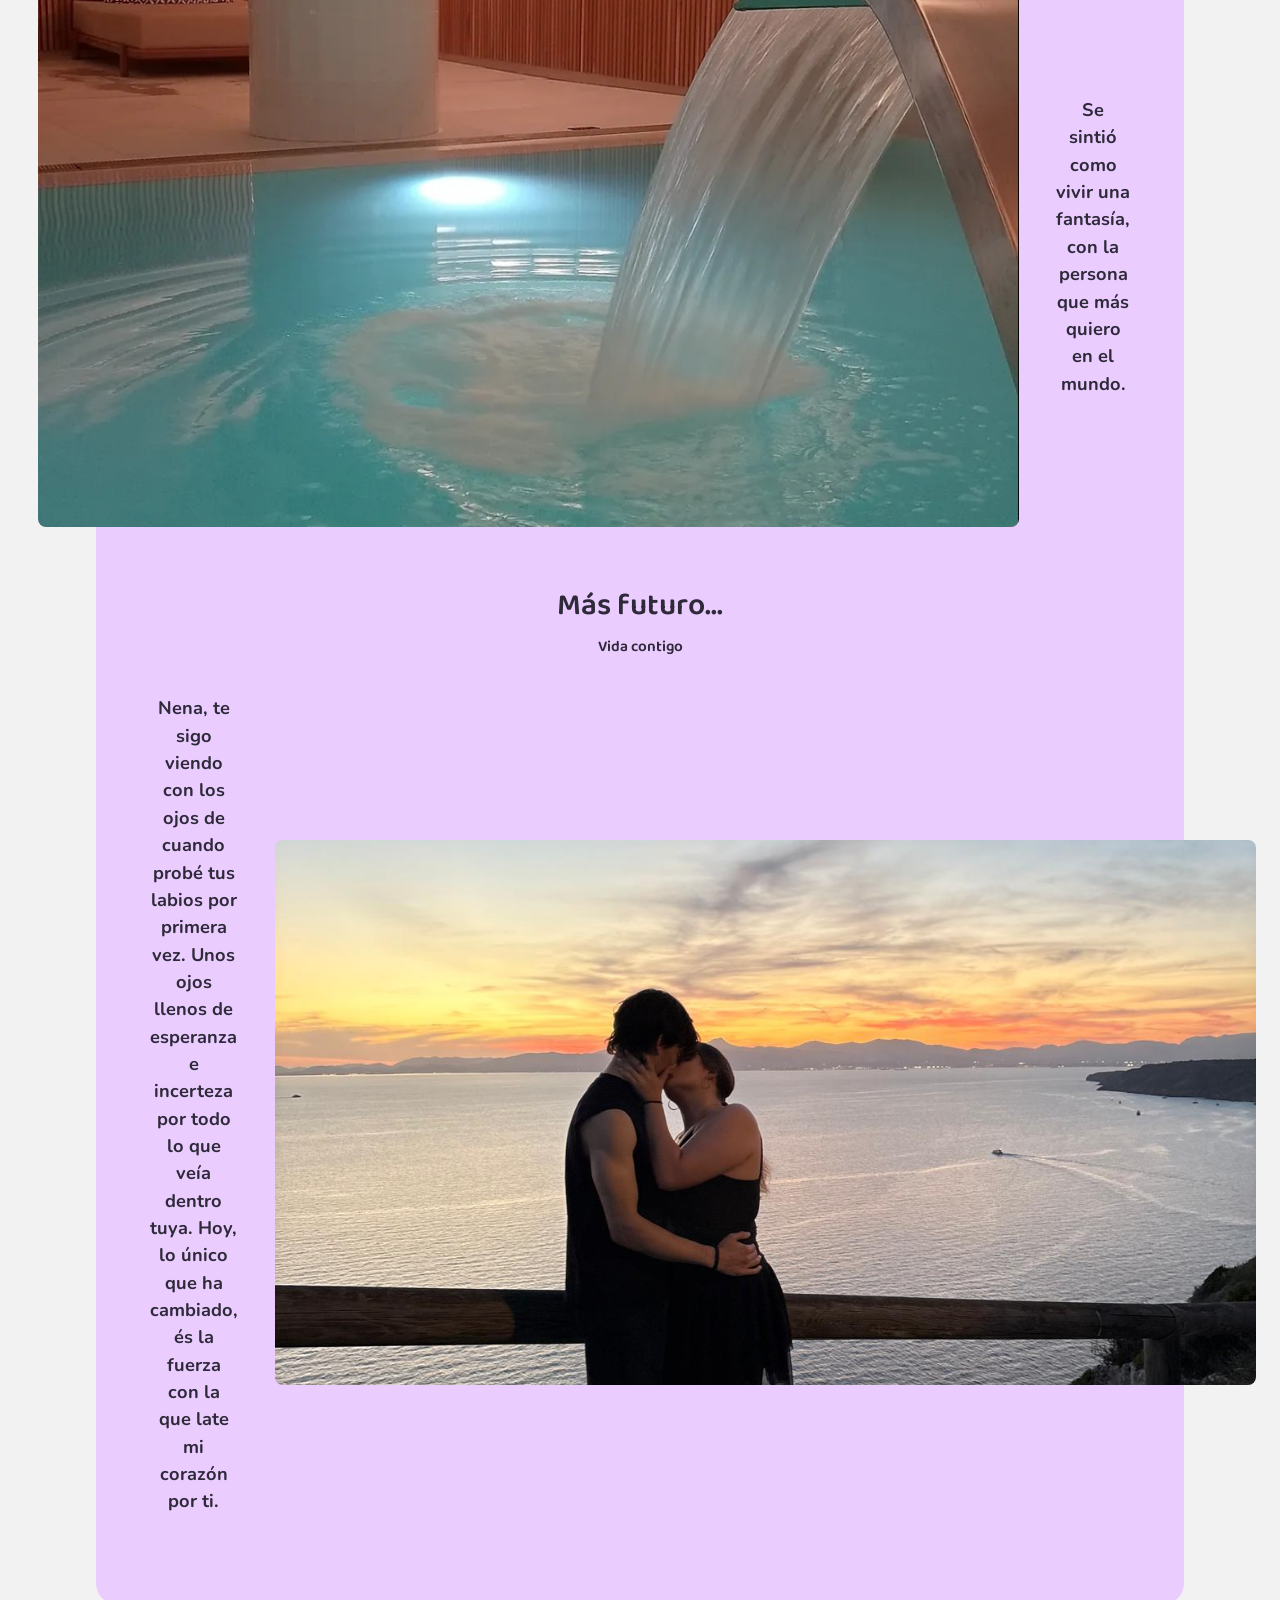
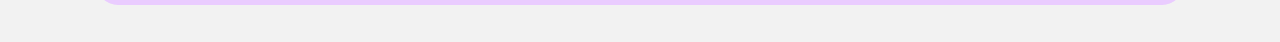
<file: html/celebraciones.html>
<!DOCTYPE html>
<html lang="es">
<head>
  <meta charset="UTF-8">
  <meta name="viewport" content="width=device-width, initial-scale=1.0">
  <title>Celebraciones — Notas de relación</title>
  <link rel="stylesheet" href="../styles/common.css?v=1.1">
  <link rel="stylesheet" href="../styles/celebraciones.css?v=1.1">
</head>
<body>

  <!-- Header fijo, solo visible en móvil: flecha atrás -> índice -->
  <header class="app-header cele-mobile-header">
    <a href="../index.html" class="back-btn back-btn--header" aria-label="Volver al índice">
      <svg class="back-btn__icon" viewBox="0 0 24 24" fill="none" xmlns="http://www.w3.org/2000/svg">
        <path d="M20 12H4M4 12L10 6M4 12L10 18" stroke="currentColor" stroke-width="2.5" stroke-linecap="round" stroke-linejoin="round"/>
      </svg>
    </a>
  </header>

  <main class="screen cele-screen">

    <!-- Flecha atrás flotante, solo visible en escritorio -->
    <a href="../index.html" class="back-btn back-btn--floating cele-back-floating" aria-label="Volver al índice">
      <svg class="back-btn__icon" viewBox="0 0 24 24" fill="none" xmlns="http://www.w3.org/2000/svg">
        <path d="M20 12H4M4 12L10 6M4 12L10 18" stroke="currentColor" stroke-width="2.5" stroke-linecap="round" stroke-linejoin="round"/>
      </svg>
    </a>

    <div class="screen-title">
      <h2>Celebraciones</h2>
      <p>💙 Para recordar los mejores momentos en fechas muy importantes 💙</p>
    </div>

    <!-- 1) 19 de febrero de 2023 — Estructura base -->
    <section class="cele-entry">
      <h3 class="cele-date">19 de febrero de 2023</h3>
      <p class="cele-subtitle">Estructura base</p>

      <div class="story-row">
        <p class="story-row__text">Una pijamada de tres amigos, pudo empezar una nueva historia completamente nueva.</p>
        <img class="story-row__img" src="../img/18.jpg" alt="19 de febrero de 2023">
      </div>
    </section>

    <!-- 2) 21 de febrero de 2023 — Creación del movimiento (imagen izq. + 3 textos) -->
    <section class="cele-entry">
      <h3 class="cele-date">21 de febrero de 2023</h3>
      <p class="cele-subtitle">Creación del movimiento</p>

      <div class="cele-grid">
        <p class="cele-text cele-grid__p1">Parecía una fantasía, no sabíamos lo que iba a pasar el siguiente día o la siguiente quedada.</p>
        <p class="cele-text cele-grid__p2">Poco a poco nos íbamos conociendo cada vez más y empezaba a ver la persona tan increíble que eras.</p>
        <img class="cele-grid__media" src="../img/27.jpg" alt="21 de febrero de 2023">
        <p class="cele-text cele-grid__p3">Desde aquel día, no he parado de pensar en ti ni un solo día, dándome cuenta cada día más de lo mucho que te quiero.</p>
      </div>
    </section>

    <!-- 3) 21 de marzo de 2023 — Inicio del deseo (solo texto, alineación alterna) -->
    <section class="cele-entry">
      <h3 class="cele-date">21 de marzo de 2023</h3>
      <p class="cele-subtitle">Inicio del deseo</p>

      <p class="cele-text cele-text--left">Celebramos el primer mes saliendo en nuestra primera cita.</p>
      <p class="cele-text cele-text--right">Fue una velada increíble, con todos sus detalles... Hasta por lo del vaso caído.</p>
      <p class="cele-text cele-text--left">A pesar de no tener fotos o videos de aquel día, siempre quedara grabado en mi memoria.</p>
      <p class="cele-text cele-text--right">Porque aquel día sentí mil cosas por ti.</p>
    </section>

    <!-- 4) 21 de febrero de 2024 — Primera vuelta al sol (3 textos + imagen der.) -->
    <section class="cele-entry">
      <h3 class="cele-date">21 de febrero de 2024</h3>
      <p class="cele-subtitle">Primera vuelta al sol</p>

      <div class="cele-grid cele-grid--reverse">
        <p class="cele-text cele-grid__p1">Empezamos a recordar los primeros meses, sin saber que solo estábamos empezando.</p>
        <p class="cele-text cele-grid__p2">Sentía que teniéndote a ti, era la persona mas feliz en el mundo.</p>
        <img class="cele-grid__media" src="../img/26.jpg" alt="21 de febrero de 2024">
        <p class="cele-text cele-grid__p3">Y lucharía todo lo que fuera posible para no perder lo que ya habíamos empezado.</p>
      </div>
    </section>

    <!-- 5) 21 de agosto de 2024 — Lucha por amor (texto / imagen ancho completo / texto) -->
    <section class="cele-entry">
      <h3 class="cele-date">21 de agosto de 2024</h3>
      <p class="cele-subtitle">Lucha por amor</p>

      <p class="cele-text cele-text--left">El mejor sentimiento fue volver a tenerte, mas feliz y preciosa como nunca te había visto.</p>
      <img class="cele-media" src="../img/4.jpg" alt="21 de agosto de 2024">
      <p class="cele-text cele-text--right">Este mes celebramos todo lo que habíamos conseguido mejorar, empezando a escribir nuestra vida por el futuro.</p>
    </section>

    <!-- 6) 21 de febrero de 2025 — Expectativas futuras (texto centrado + caption + imagen) -->
    <section class="cele-entry">
      <h3 class="cele-date">21 de febrero de 2025</h3>
      <p class="cele-subtitle">Expectativas futuras</p>

      <p class="cele-text">Seguíamos creyendo en nosotros como el primer día, compartiendo regalos que nunca olvidaremos</p>
      <p class="cele-caption">(Como esos 51,27)</p>
      <img class="cele-media" src="../img/34.jpg" alt="21 de febrero de 2025">
    </section>

    <!-- 7) 21 de agosto de 2025 — Vida conjunta (zigzag x2) -->
    <section class="cele-entry">
      <h3 class="cele-date">21 de agosto de 2025</h3>
      <p class="cele-subtitle">Vida conjunta</p>

      <div class="story-row">
        <p class="story-row__text">Celebramos los dos años y medio en un apartamento al lado del mar.</p>
        <img class="story-row__img" src="../img/25.jpg" alt="21 de agosto de 2025 - recuerdo 1">
      </div>

      <div class="story-row story-row--reverse">
        <p class="story-row__text">Estar tumbados en la arena por la noche contigo fue cumplir un sueño.</p>
        <img class="story-row__img" src="../img/7.jpg" alt="21 de agosto de 2025 - recuerdo 2">
      </div>
    </section>

    <!-- 8) 21 de febrero de 2026 — Vida perfecta (zigzag x2) -->
    <section class="cele-entry">
      <h3 class="cele-date">21 de febrero de 2026</h3>
      <p class="cele-subtitle">Vida perfecta</p>

      <div class="story-row">
        <p class="story-row__text">La experiencia del hotel fue algo que nunca olvidaré.</p>
        <img class="story-row__img" src="../img/35.jpg" alt="21 de febrero de 2026 - recuerdo 1">
      </div>

      <div class="story-row story-row--reverse">
        <p class="story-row__text">Se sintió como vivir una fantasía, con la persona que más quiero en el mundo.</p>
        <img class="story-row__img" src="../img/24.jpg" alt="21 de febrero de 2026 - recuerdo 2">
      </div>
    </section>

    <!-- 9) Más futuro... — Vida contigo -->
    <section class="cele-entry cele-entry--last">
      <h3 class="cele-date">Más futuro...</h3>
      <p class="cele-subtitle">Vida contigo</p>

      <div class="story-row">
        <p class="story-row__text">Nena, te sigo viendo con los ojos de cuando probé tus labios por primera vez. Unos ojos llenos de esperanza e incerteza por todo lo que veía dentro tuya. Hoy, lo único que ha cambiado, és la fuerza con la que late mi corazón por ti.</p>
        <img class="story-row__img" src="../img/23.jpg" alt="Más futuro">
      </div>
    </section>

  </main>

</body>
</html>
</file>
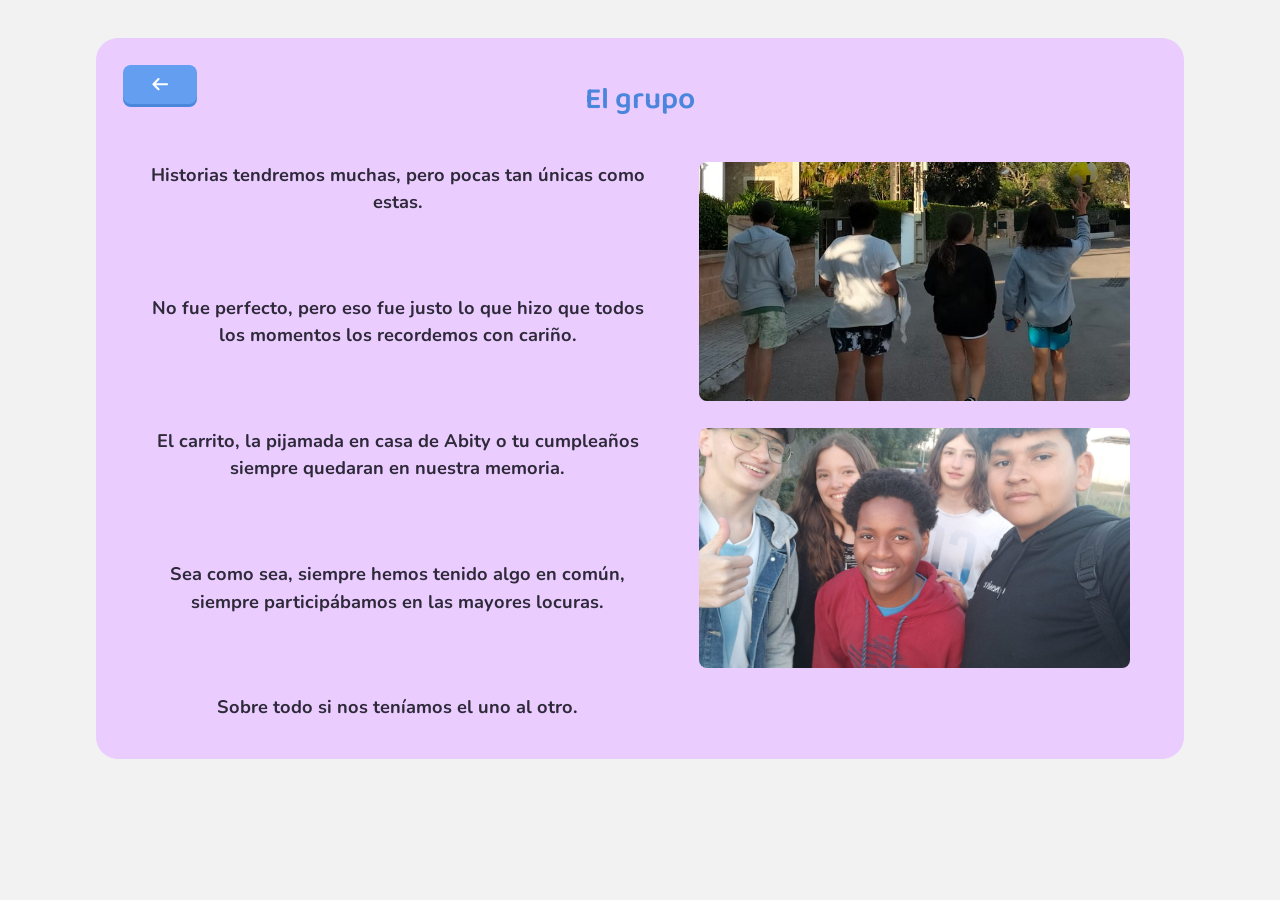
<file: html/el-grupo.html>
<!DOCTYPE html>
<html lang="es">
<head>
  <meta charset="UTF-8">
  <meta name="viewport" content="width=device-width, initial-scale=1.0">
  <title>El grupo — Viajes</title>
  <link rel="stylesheet" href="../styles/common.css">
  <link rel="stylesheet" href="../styles/el-grupo.css">
</head>
<body>

  <!-- Header fijo, solo visible en móvil: flecha atrás -> índice -->
  <header class="app-header grupo-mobile-header">
    <a href="viajes.html" class="back-btn back-btn--header" aria-label="Volver al índice">
      <svg class="back-btn__icon" viewBox="0 0 24 24" fill="none" xmlns="http://www.w3.org/2000/svg">
        <path d="M20 12H4M4 12L10 6M4 12L10 18" stroke="currentColor" stroke-width="2.5" stroke-linecap="round" stroke-linejoin="round"/>
      </svg>
    </a>
  </header>

  <main class="screen grupo-screen">

    <!-- Flecha atrás flotante, solo visible en escritorio -->
    <a href="./viajes.html" class="back-btn back-btn--floating grupo-back-floating" aria-label="Volver al índice">
      <svg class="back-btn__icon" viewBox="0 0 24 24" fill="none" xmlns="http://www.w3.org/2000/svg">
        <path d="M20 12H4M4 12L10 6M4 12L10 18" stroke="currentColor" stroke-width="2.5" stroke-linecap="round" stroke-linejoin="round"/>
      </svg>
    </a>

    <div class="screen-title">
      <h2>El grupo</h2>
    </div>

    <!-- Orden real (y orden móvil): p1, p2, p3, img1, p4, img2, p5 -->
    <div class="grupo-content">
      <p class="story-row__text grupo-p1">Historias tendremos muchas, pero pocas tan únicas como estas.</p>
      <p class="story-row__text grupo-p2">No fue perfecto, pero eso fue justo lo que hizo que todos los momentos los recordemos con cariño.</p>
      <p class="story-row__text grupo-p3">El carrito, la pijamada en casa de Abity o tu cumpleaños siempre quedaran en nuestra memoria.</p>
      <img class="story-row__img grupo-img1" src="../img/33.jpg" alt="El grupo - recuerdo 1">
      <p class="story-row__text grupo-p4">Sea como sea, siempre hemos tenido algo en común, siempre participábamos en las mayores locuras.</p>
      <img class="story-row__img grupo-img2" src="../img/32.jpg" alt="El grupo - recuerdo 2">
      <p class="story-row__text grupo-p5">Sobre todo si nos teníamos el uno al otro.</p>
    </div>

  </main>

</body>
</html>
</file>
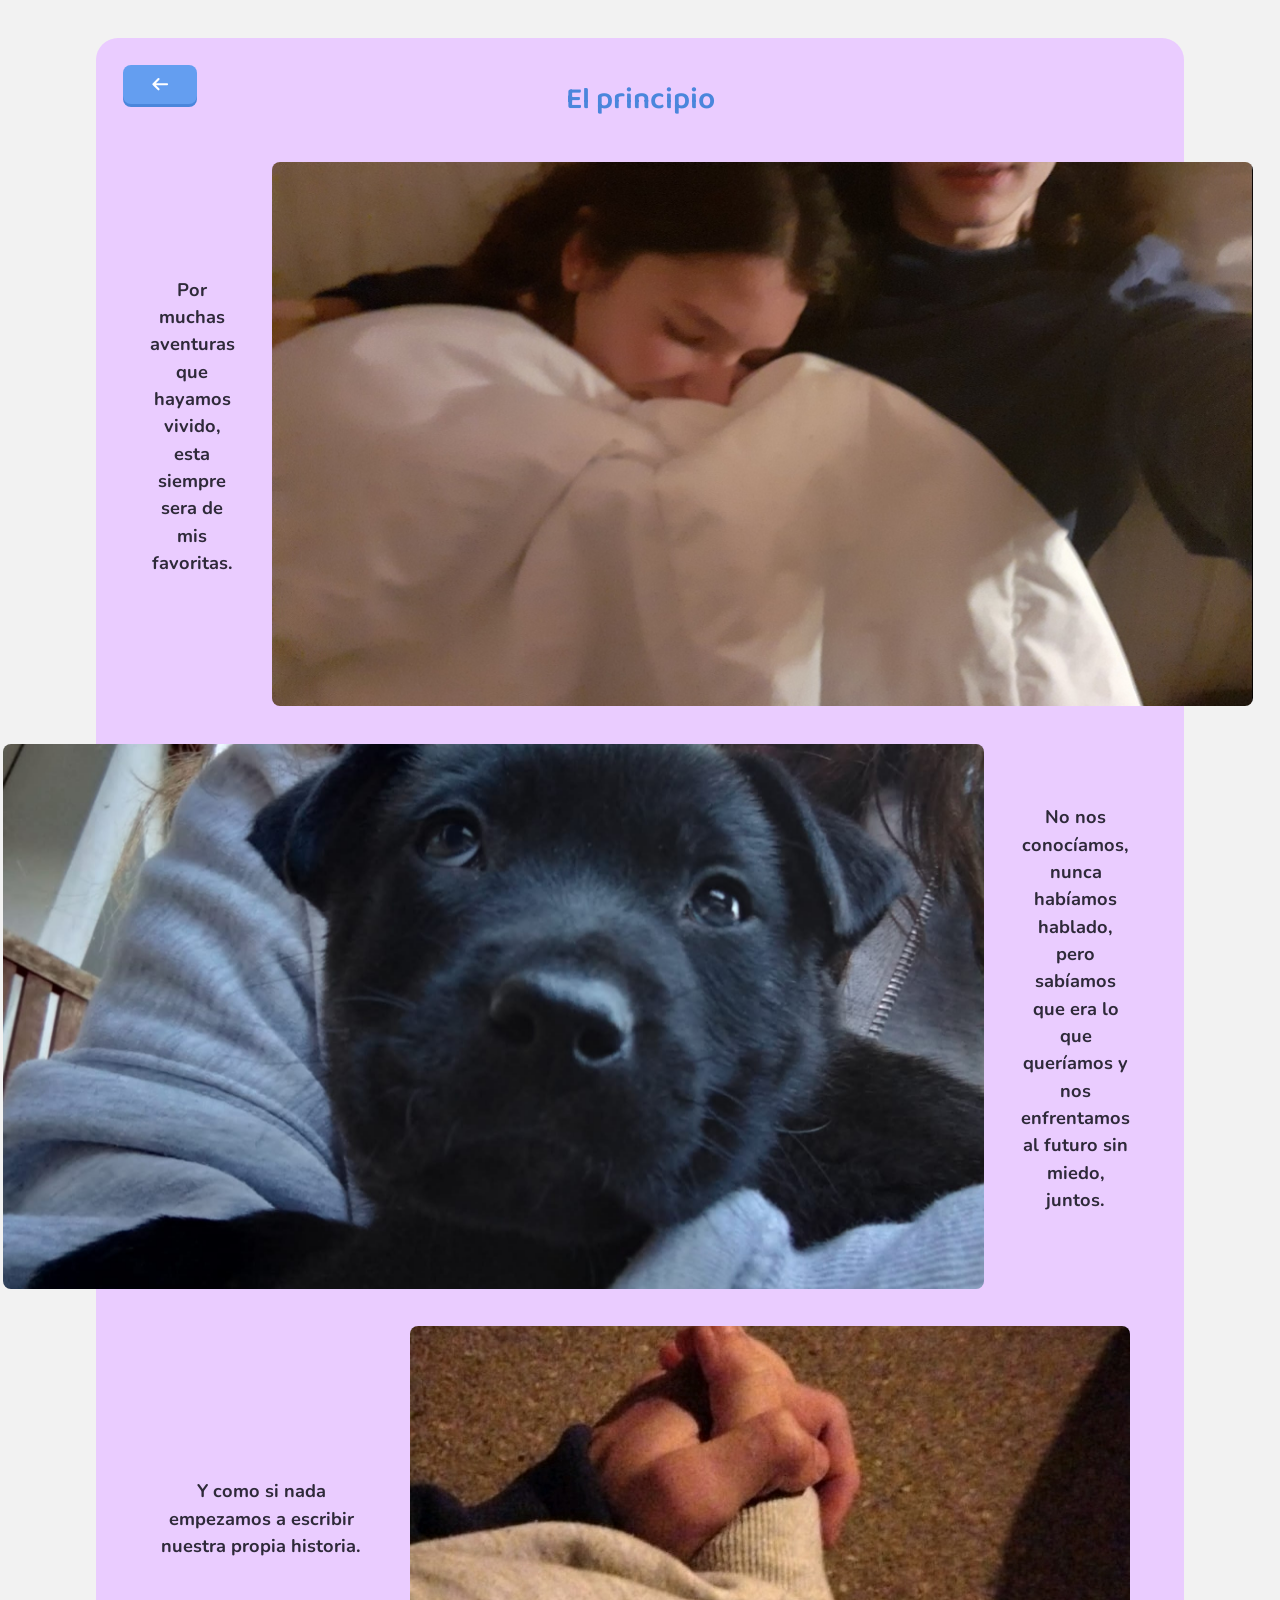
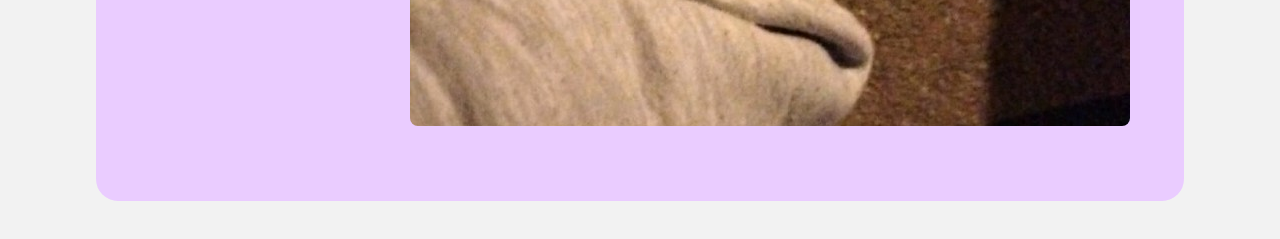
<file: html/el-principio.html>
<!DOCTYPE html>
<html lang="es">
<head>
  <meta charset="UTF-8">
  <meta name="viewport" content="width=device-width, initial-scale=1.0">
  <title>El principio — Viajes</title>
  <link rel="stylesheet" href="../styles/common.css?v=1.2">
  <link rel="stylesheet" href="../styles/el-principio.css?v=1.2">
</head>
<body>

  <!-- Header fijo, solo visible en móvil: flecha atrás -> índice -->
  <header class="app-header principio-mobile-header">
    <a href="../index.html" class="back-btn back-btn--header" aria-label="Volver al índice">
      <svg class="back-btn__icon" viewBox="0 0 24 24" fill="none" xmlns="http://www.w3.org/2000/svg">
        <path d="M20 12H4M4 12L10 6M4 12L10 18" stroke="currentColor" stroke-width="2.5" stroke-linecap="round" stroke-linejoin="round"/>
      </svg>
    </a>
  </header>

  <main class="screen principio-screen">

    <!-- Flecha atrás flotante, solo visible en escritorio -->
    <a href="../index.html" class="back-btn back-btn--floating principio-back-floating" aria-label="Volver al índice">
      <svg class="back-btn__icon" viewBox="0 0 24 24" fill="none" xmlns="http://www.w3.org/2000/svg">
        <path d="M20 12H4M4 12L10 6M4 12L10 18" stroke="currentColor" stroke-width="2.5" stroke-linecap="round" stroke-linejoin="round"/>
      </svg>
    </a>

    <div class="screen-title">
      <h2>El principio</h2>
    </div>

    <div class="principio-story">

      <div class="story-row">
        <p class="story-row__text">Por muchas aventuras que hayamos vivido, esta siempre sera de mis favoritas.</p>
        <img class="story-row__img" src="../img/14.jpg" alt="El principio - recuerdo 1">
      </div>

      <div class="story-row story-row--reverse">
        <p class="story-row__text">No nos conocíamos, nunca habíamos hablado, pero sabíamos que era lo que queríamos y nos enfrentamos al futuro sin miedo, juntos.</p>
        <img class="story-row__img" src="../img/30.jpg" alt="El principio - recuerdo 2">
      </div>

      <div class="story-row">
        <p class="story-row__text">Y como si nada empezamos a escribir nuestra propia historia.</p>
        <img class="story-row__img" src="../img/27.jpg" alt="El principio - recuerdo 3">
      </div>

    </div>

  </main>

</body>
</html>
</file>
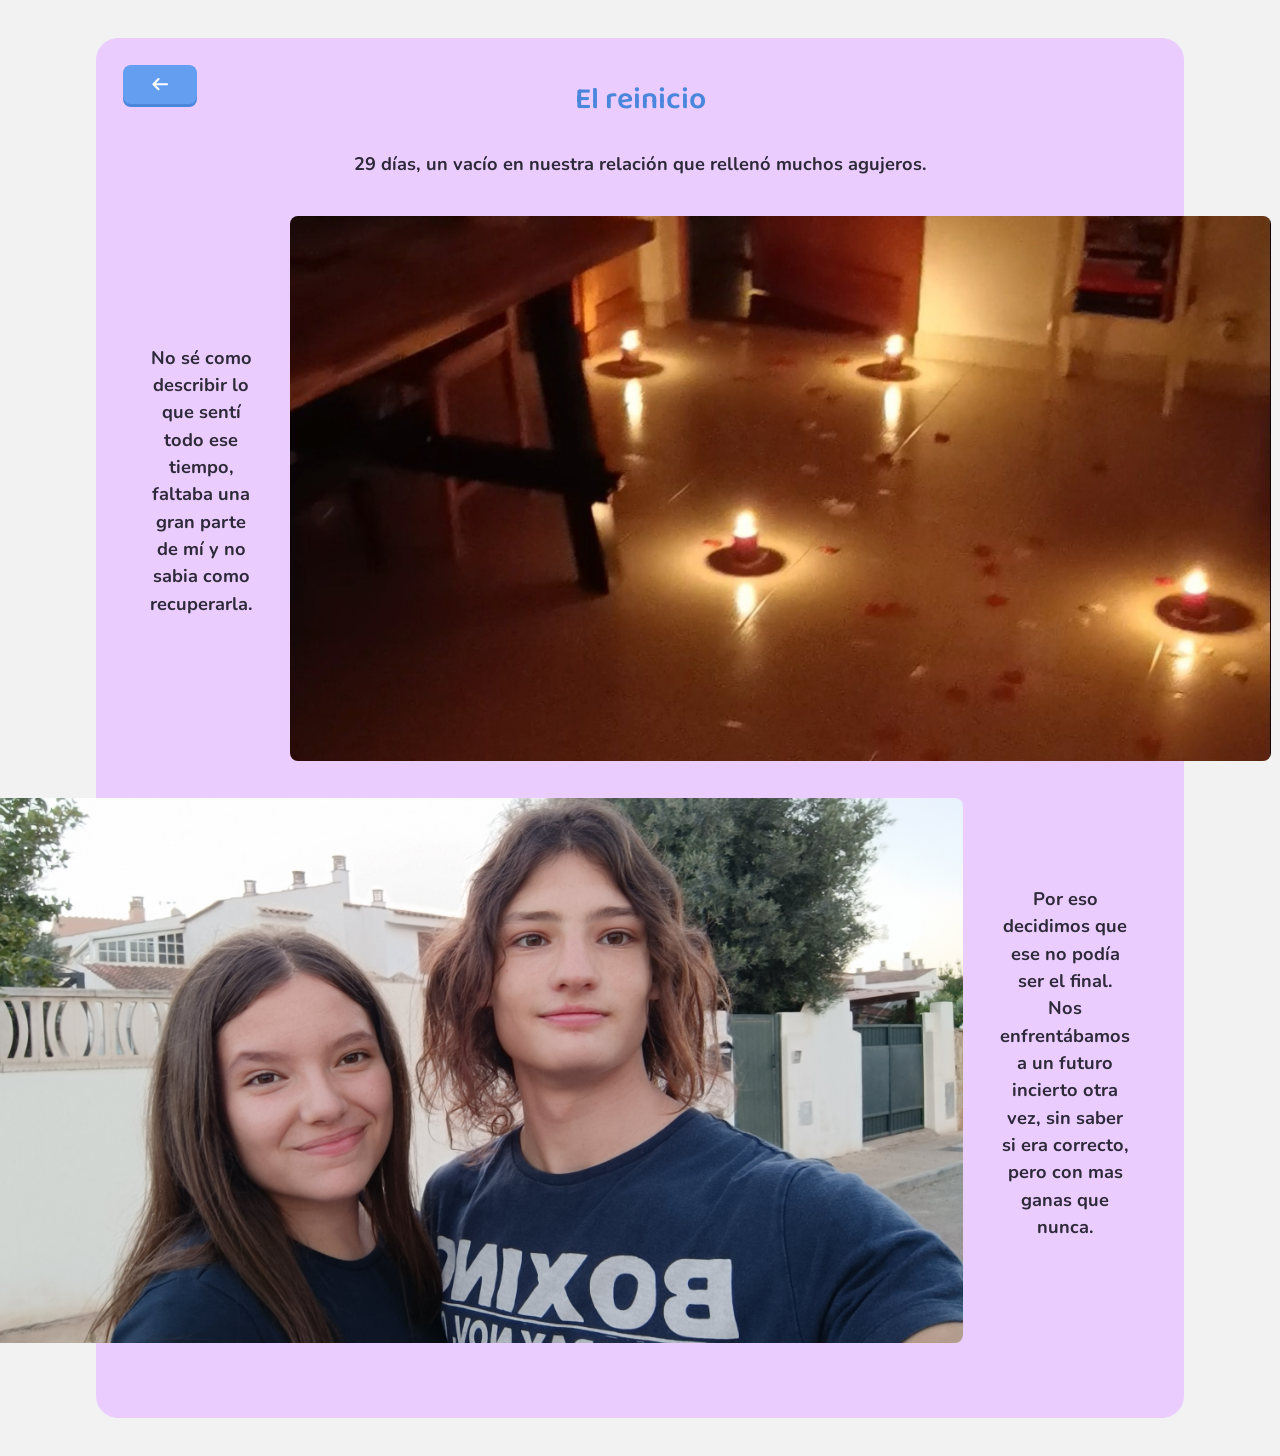
<file: html/el-reinicio.html>
<!DOCTYPE html>
<html lang="es">
<head>
  <meta charset="UTF-8">
  <meta name="viewport" content="width=device-width, initial-scale=1.0">
  <title>El reinicio — Viajes</title>
  <link rel="stylesheet" href="../styles/common.css?v=1.1">
  <link rel="stylesheet" href="../styles/el-reinicio.css?v=1.1">
</head>
<body>

  <!-- Header fijo, solo visible en móvil: flecha atrás -> índice -->
  <header class="app-header reinicio-mobile-header">
    <a href="./viajes.html" class="back-btn back-btn--header" aria-label="Volver al índice">
      <svg class="back-btn__icon" viewBox="0 0 24 24" fill="none" xmlns="http://www.w3.org/2000/svg">
        <path d="M20 12H4M4 12L10 6M4 12L10 18" stroke="currentColor" stroke-width="2.5" stroke-linecap="round" stroke-linejoin="round"/>
      </svg>
    </a>
  </header>

  <main class="screen reinicio-screen">

    <!-- Flecha atrás flotante, solo visible en escritorio -->
    <a href="./viajes.html" class="back-btn back-btn--floating reinicio-back-floating" aria-label="Volver al índice">
      <svg class="back-btn__icon" viewBox="0 0 24 24" fill="none" xmlns="http://www.w3.org/2000/svg">
        <path d="M20 12H4M4 12L10 6M4 12L10 18" stroke="currentColor" stroke-width="2.5" stroke-linecap="round" stroke-linejoin="round"/>
      </svg>
    </a>

    <div class="screen-title">
      <h2>El reinicio</h2>
    </div>

    <p class="reinicio-intro">29 días, un vacío en nuestra relación que rellenó muchos agujeros.</p>

    <div class="reinicio-story">

      <div class="story-row">
        <p class="story-row__text">No sé como describir lo que sentí todo ese tiempo, faltaba una gran parte de mí y no sabia como recuperarla.</p>
        <img class="story-row__img" src="../img/10.jpg" alt="El reinicio - recuerdo 1">
      </div>

      <div class="story-row story-row--reverse">
        <p class="story-row__text">Por eso decidimos que ese no podía ser el final. Nos enfrentábamos a un futuro incierto otra vez, sin saber si era correcto, pero con mas ganas que nunca.</p>
        <img class="story-row__img" src="../img/4.jpg" alt="El reinicio - recuerdo 2">
      </div>

    </div>

  </main>

</body>
</html>
</file>
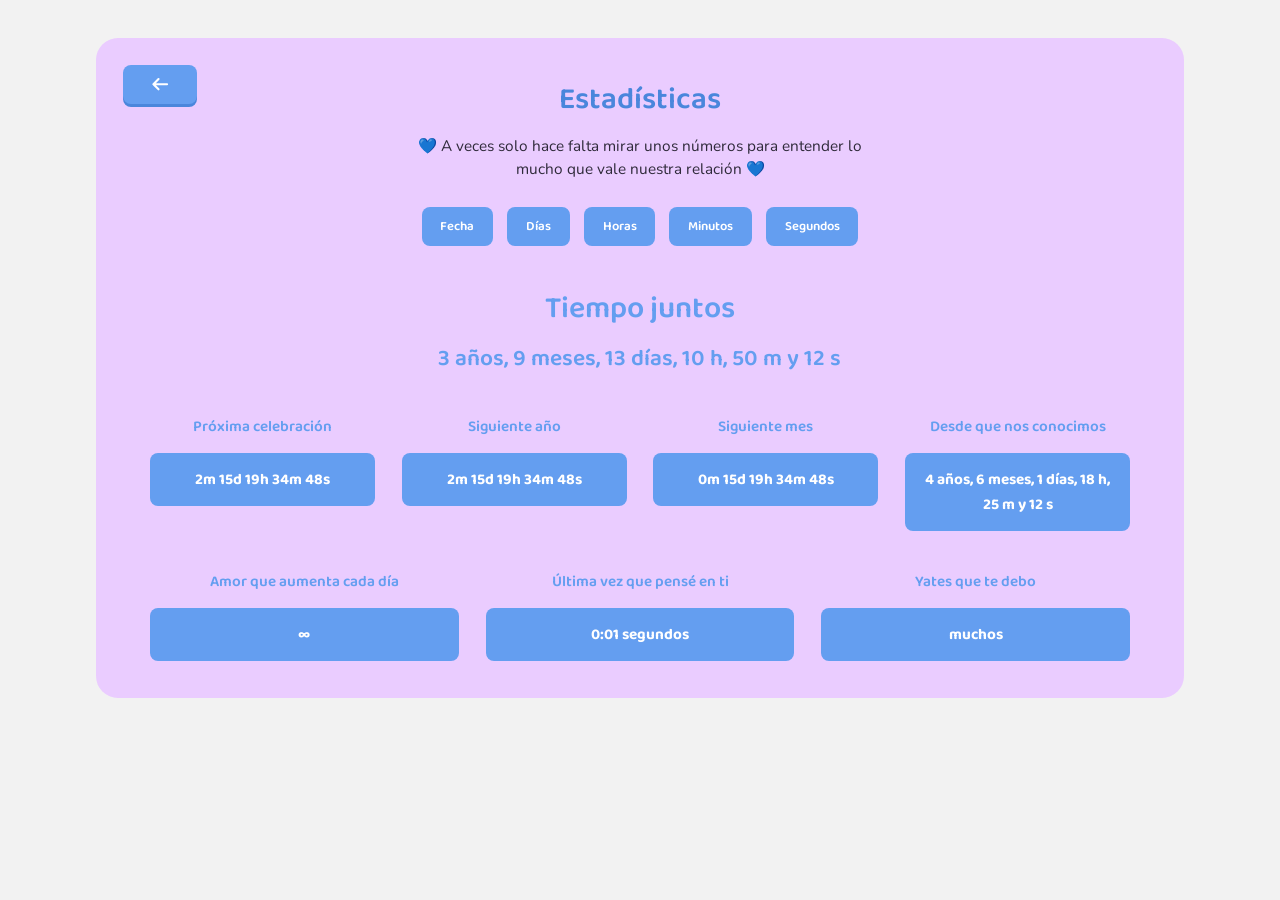
<file: html/estadisticas.html>
<!DOCTYPE html>
<html lang="es">
<head>
  <meta charset="UTF-8">
  <meta name="viewport" content="width=device-width, initial-scale=1.0">
  <title>Estadísticas — Notas de relación</title>
  <link rel="stylesheet" href="../styles/common.css">
  <link rel="stylesheet" href="../styles/estadisticas.css">
</head>
<body>

  <!-- Header fijo, solo visible en móvil: flecha atrás -> índice -->
  <header class="app-header stats-mobile-header">
    <a href="../index.html" class="back-btn back-btn--header" aria-label="Volver al índice">
      <svg class="back-btn__icon" viewBox="0 0 24 24" fill="none" xmlns="http://www.w3.org/2000/svg">
        <path d="M20 12H4M4 12L10 6M4 12L10 18" stroke="currentColor" stroke-width="2.5" stroke-linecap="round" stroke-linejoin="round"/>
      </svg>
    </a>
  </header>

  <main class="screen stats-screen">

    <!-- Flecha atrás flotante, solo visible en escritorio -->
    <a href="../index.html" class="back-btn back-btn--floating stats-back-floating" aria-label="Volver al índice">
      <svg class="back-btn__icon" viewBox="0 0 24 24" fill="none" xmlns="http://www.w3.org/2000/svg">
        <path d="M20 12H4M4 12L10 6M4 12L10 18" stroke="currentColor" stroke-width="2.5" stroke-linecap="round" stroke-linejoin="round"/>
      </svg>
    </a>

    <div class="screen-title">
      <h2>Estadísticas</h2>
      <p>💙 A veces solo hace falta mirar unos números para entender lo mucho que vale nuestra relación 💙</p>
    </div>

    <!-- Pestañas de unidad (visual — la lógica de cambio la implementa JS aparte) -->
    <div class="stats-tabs">
      <button type="button" id="fecha" class="btn btn-pill stats-tab">Fecha</button>
      <button type="button" id="dias" class="btn btn-pill stats-tab">Días</button>
      <button type="button" id="horas" class="btn btn-pill stats-tab">Horas</button>
      <button type="button" id="minutos" class="btn btn-pill stats-tab">Minutos</button>
      <button type="button" id="segundos" class="btn btn-pill stats-tab">Segundos</button>
    </div>

    <h3 class="stats-heading">Tiempo juntos</h3>
    <p id="tiempo-juntos" class="stats-big-line">x años, x días, x horas, x minutos, x segundos</p>

    <div class="stats-grid">
      <div class="stats-item">
        <span class="stats-item__label">Próxima celebración</span>
        <div id="nextCele" class="stats-item__box">x años, x días, x horas, x minutos, x segundos</div>
      </div>
      <div class="stats-item">
        <span class="stats-item__label">Siguiente año</span>
        <div id="nextAño" class="stats-item__box">x años, x días, x horas, x minutos, x segundos</div>
      </div>
      <div class="stats-item">
        <span class="stats-item__label">Siguiente mes</span>
        <div id="nextMes" class="stats-item__box" data-stat="siguiente-mes">x años, x días, x horas, x minutos, x segundos</div>
      </div>
      <div class="stats-item">
        <span class="stats-item__label">Desde que nos conocimos</span>
        <div id="tiempo-conocidos" class="stats-item__box">x años, x días, x horas, x minutos, x segundos</div>
      </div>
    </div>

    <div class="stats-grid stats-grid--secondary">
      <div class="stats-item">
        <span class="stats-item__label">Amor que aumenta cada día</span>
        <div class="stats-item__box">∞</div>
      </div>
      <div class="stats-item">
        <span class="stats-item__label">Última vez que pensé en ti</span>
        <div id="seg1" class="stats-item__box">0:01 segundos</div>
      </div>
      <div class="stats-item">
        <span class="stats-item__label">Yates que te debo</span>
        <div class="stats-item__box">muchos</div>
      </div>
    </div>

  </main>

</body>
<script src="../js/estadisticas.js"></script>
</html>
</file>
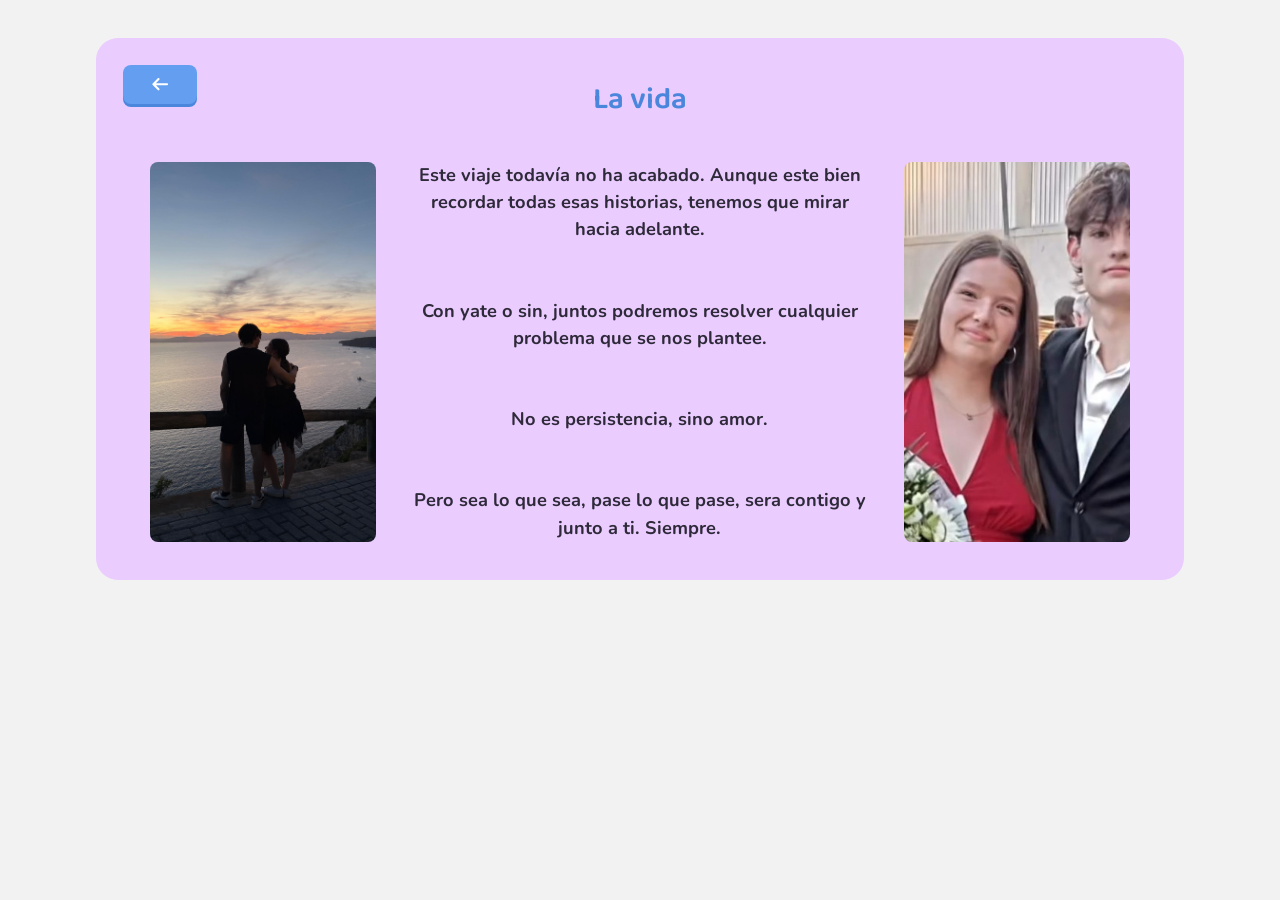
<file: html/la-vida.html>
<!DOCTYPE html>
<html lang="es">
<head>
  <meta charset="UTF-8">
  <meta name="viewport" content="width=device-width, initial-scale=1.0">
  <title>La vida — Viajes</title>
  <link rel="stylesheet" href="../styles/common.css?v=1.1">
  <link rel="stylesheet" href="../styles/la-vida.css?v=1.1">
</head>
<body>

  <!-- Header fijo, solo visible en móvil: flecha atrás -> índice -->
  <header class="app-header lavida-mobile-header">
    <a href="./viajes.html" class="back-btn back-btn--header" aria-label="Volver al índice">
      <svg class="back-btn__icon" viewBox="0 0 24 24" fill="none" xmlns="http://www.w3.org/2000/svg">
        <path d="M20 12H4M4 12L10 6M4 12L10 18" stroke="currentColor" stroke-width="2.5" stroke-linecap="round" stroke-linejoin="round"/>
      </svg>
    </a>
  </header>

  <main class="screen lavida-screen">

    <!-- Flecha atrás flotante, solo visible en escritorio -->
    <a href="./viajes.html" class="back-btn back-btn--floating lavida-back-floating" aria-label="Volver al índice">
      <svg class="back-btn__icon" viewBox="0 0 24 24" fill="none" xmlns="http://www.w3.org/2000/svg">
        <path d="M20 12H4M4 12L10 6M4 12L10 18" stroke="currentColor" stroke-width="2.5" stroke-linecap="round" stroke-linejoin="round"/>
      </svg>
    </a>

    <div class="screen-title">
      <h2>La vida</h2>
    </div>

    <!-- Orden real: p1, p2, img1 (única visible en móvil), p3, p4, img2 (solo escritorio) -->
    <div class="lavida-content">
      <p class="story-row__text lavida-p1">Este viaje todavía no ha acabado. Aunque este bien recordar todas esas historias, tenemos que mirar hacia adelante.</p>
      <p class="story-row__text lavida-p2">Con yate o sin, juntos podremos resolver cualquier problema que se nos plantee.</p>

      <img class="story-row__img lavida-img1" src="../img/2.jpg" alt="La vida - recuerdo 1">

      <p class="story-row__text lavida-p3">No es persistencia, sino amor.</p>
      <p class="story-row__text lavida-p4">Pero sea lo que sea, pase lo que pase, sera contigo y junto a ti. Siempre.</p>

      <img class="story-row__img lavida-img2" src="../img/13.jpg" alt="La vida - recuerdo 2">
    </div>

  </main>

</body>
</html>
</file>
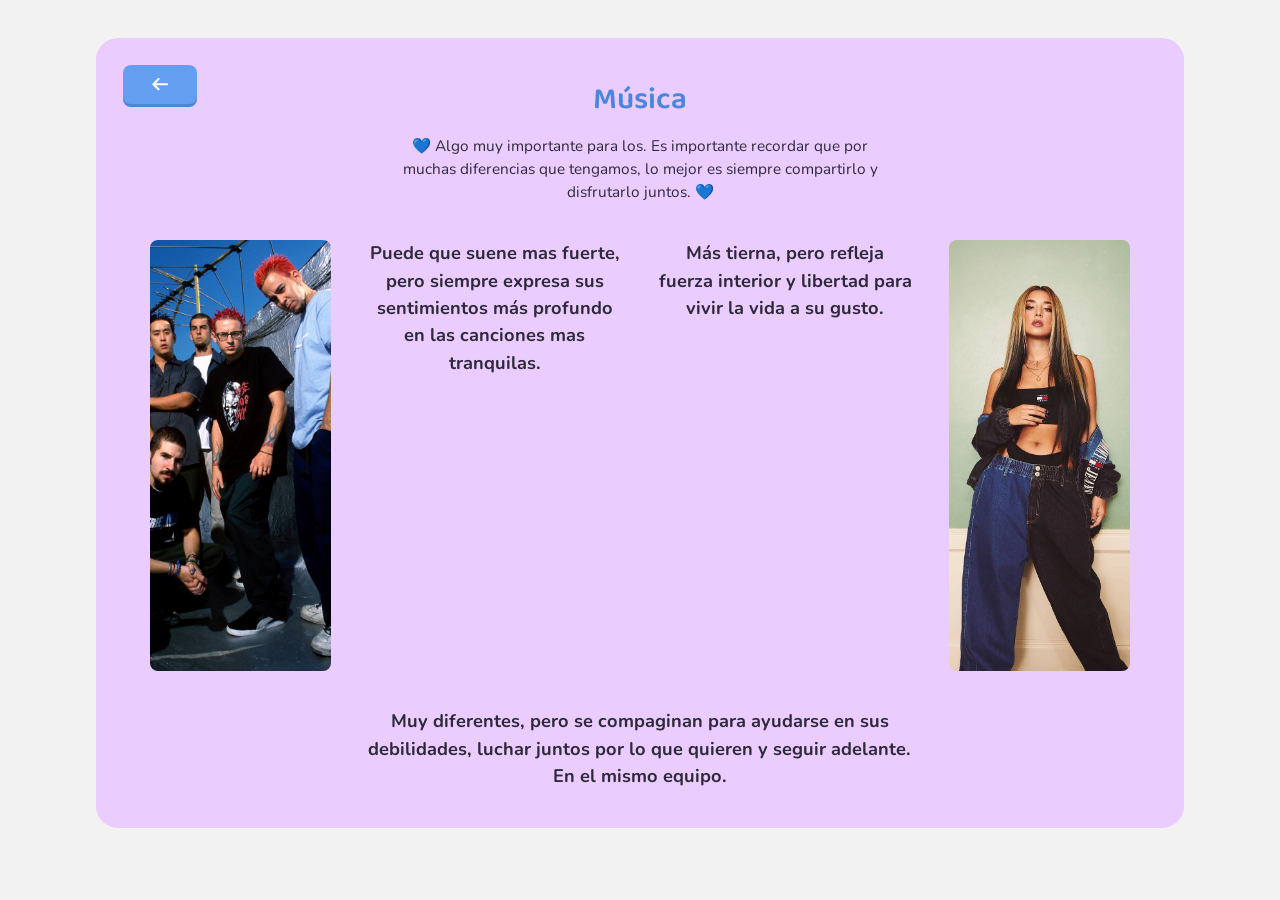
<file: html/musica.html>
<!DOCTYPE html>
<html lang="es">
<head>
  <meta charset="UTF-8">
  <meta name="viewport" content="width=device-width, initial-scale=1.0">
  <title>Música — Notas de relación</title>
  <link rel="stylesheet" href="../styles/common.css?v=1.1">
  <link rel="stylesheet" href="../styles/musica.css?v=1.1">
</head>
<body>

  <!-- Header fijo, solo visible en móvil: flecha atrás -> índice -->
  <header class="app-header musica-mobile-header">
    <a href="../index.html" class="back-btn back-btn--header" aria-label="Volver al índice">
      <svg class="back-btn__icon" viewBox="0 0 24 24" fill="none" xmlns="http://www.w3.org/2000/svg">
        <path d="M20 12H4M4 12L10 6M4 12L10 18" stroke="currentColor" stroke-width="2.5" stroke-linecap="round" stroke-linejoin="round"/>
      </svg>
    </a>
  </header>

  <main class="screen musica-screen">

    <!-- Flecha atrás flotante, solo visible en escritorio -->
    <a href="../index.html" class="back-btn back-btn--floating musica-back-floating" aria-label="Volver al índice">
      <svg class="back-btn__icon" viewBox="0 0 24 24" fill="none" xmlns="http://www.w3.org/2000/svg">
        <path d="M20 12H4M4 12L10 6M4 12L10 18" stroke="currentColor" stroke-width="2.5" stroke-linecap="round" stroke-linejoin="round"/>
      </svg>
    </a>

    <div class="screen-title">
      <h2>Música</h2>
      <p>💙 Algo muy importante para los. Es importante recordar que por muchas diferencias que tengamos, lo mejor es siempre compartirlo y disfrutarlo juntos. 💙</p>
    </div>

    <!-- Orden real (y orden móvil): img1, p1, img2, p2, p3 -->
    <div class="musica-content">
      <button type="button" class="musica-media musica-img1" data-song="1" aria-label="Reproducir canción 1">
        <img id="lp" class="musica-media__img" src="../img/LP.jpg" alt="Canción 1">
      </button>

      <p class="story-row__text musica-p1">Puede que suene mas fuerte, pero siempre expresa sus sentimientos más profundo en las canciones mas tranquilas.</p>

      <button type="button" class="musica-media musica-img2" data-song="2" aria-label="Reproducir canción 2">
        <img id="li" class="musica-media__img" src="../img/LI.jpg" alt="Canción 2">
      </button>

      <p class="story-row__text musica-p2">Más tierna, pero refleja fuerza interior y libertad para vivir la vida a su gusto.</p>

      <p class="story-row__text musica-p3">Muy diferentes, pero se compaginan para ayudarse en sus debilidades, luchar juntos por lo que quieren y seguir adelante. En el mismo equipo.</p>
    </div>

  </main>

</body>
<script src="../js/musica.js"></script>
</html>
</file>
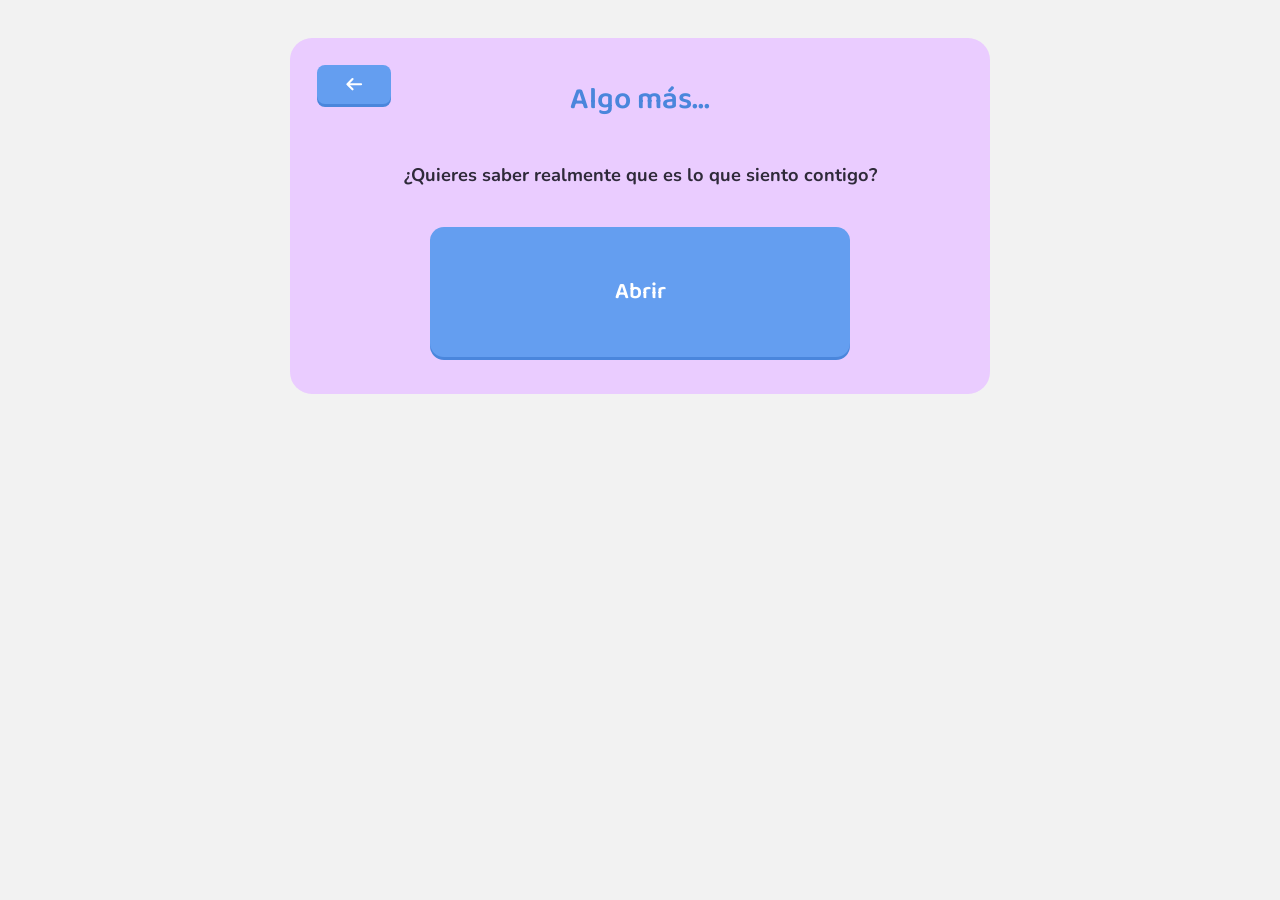
<file: html/regalo.html>
<!DOCTYPE html>
<html lang="es">
<head>
  <meta charset="UTF-8">
  <meta name="viewport" content="width=device-width, initial-scale=1.0">
  <title>Regalo — Notas de relación</title>
  <link rel="stylesheet" href="../styles/common.css?v=1.1">
  <link rel="stylesheet" href="../styles/regalo.css?v=1.1">
</head>
<body>

  <!-- Header fijo, solo visible en móvil: flecha atrás -> índice -->
  <header class="app-header regalo-mobile-header">
    <a href="../index.html" class="back-btn back-btn--header" aria-label="Volver al índice">
      <svg class="back-btn__icon" viewBox="0 0 24 24" fill="none" xmlns="http://www.w3.org/2000/svg">
        <path d="M20 12H4M4 12L10 6M4 12L10 18" stroke="currentColor" stroke-width="2.5" stroke-linecap="round" stroke-linejoin="round"/>
      </svg>
    </a>
  </header>

  <main class="screen regalo-screen">

    <!-- Flecha atrás flotante, solo visible en escritorio -->
    <a href="../index.html" class="back-btn back-btn--floating regalo-back-floating" aria-label="Volver al índice">
      <svg class="back-btn__icon" viewBox="0 0 24 24" fill="none" xmlns="http://www.w3.org/2000/svg">
        <path d="M20 12H4M4 12L10 6M4 12L10 18" stroke="currentColor" stroke-width="2.5" stroke-linecap="round" stroke-linejoin="round"/>
      </svg>
    </a>

    <div class="screen-title">
      <h2>Algo más...</h2>
    </div>

    <p class="regalo-question">¿Quieres saber realmente que es lo que siento contigo?</p>

    <button
      type="button"
      id="regalo-open-btn"
      class="btn btn-primary btn-primary--lg regalo-open-btn"
      data-texts="Abrir|Quiero que sepas|Lo mucho que mereces|Cada segundo que paso contigo"
    >Abrir</button>

  </main>

  <div id="regalo-modal" class="gift-modal">
    <div class="gift-modal__box">
      <button type="button" id="regalo-modal-close" class="back-btn back-btn--floating gift-modal__close" aria-label="Cerrar carta">
        <svg class="back-btn__icon" viewBox="0 0 24 24" fill="none" xmlns="http://www.w3.org/2000/svg">
          <path d="M20 12H4M4 12L10 6M4 12L10 18" stroke="currentColor" stroke-width="2.5" stroke-linecap="round" stroke-linejoin="round"/>
        </svg>
      </button>
      <p class="gift-modal__text"><br>
        <b>Nena,</b><br>
        Quiero que sepas,<br> que cuando me pides algo,<br> o quiero hacerte un regalo,<br> nunca pienso en algo simple.<br> Me parece que no te mereces ni unas flores,<br> ni un poco de maquillaje,<br> o simplemente verme un rato de pasada.<br> Has sido la persona que más me ha hecho crecer y amar como nunca lo había hecho,<br> como nunca pensaría que amaría.<br> Por eso para ti,<br> tengo que regalarte un jardín lleno de flores llenas de vida,<br> una habitación llena de los mejores productos para maquillarte y,<br> sobre todo,<br> dedicar mi vida a amarte.</p>
    </div>
  </div>

  <script src="../js/regalo.js"></script>
</body>
</html>
</file>
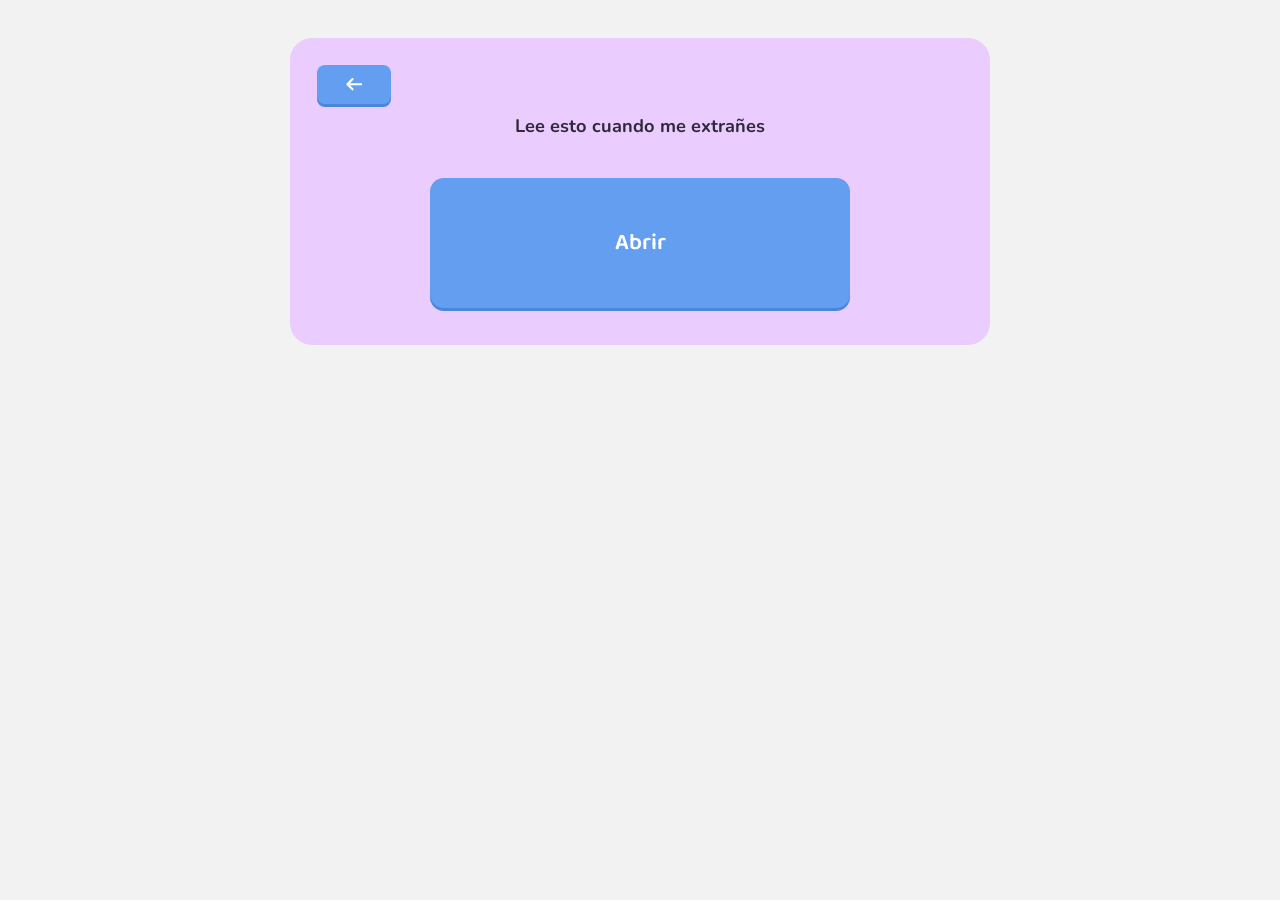
<file: html/secreto.html>
<!DOCTYPE html>
<html lang="es">
<head>
  <meta charset="UTF-8">
  <meta name="viewport" content="width=device-width, initial-scale=1.0">
  <title>Regalo — Notas de relación</title>
  <link rel="stylesheet" href="../styles/common.css?v=1.1">
  <link rel="stylesheet" href="../styles/secreto.css">
</head>
<body>

  <!-- Header fijo, solo visible en móvil: flecha atrás -> índice -->
  <header class="app-header regalo-mobile-header">
    <a href="../index.html" class="back-btn back-btn--header" aria-label="Volver al índice">
      <svg class="back-btn__icon" viewBox="0 0 24 24" fill="none" xmlns="http://www.w3.org/2000/svg">
        <path d="M20 12H4M4 12L10 6M4 12L10 18" stroke="currentColor" stroke-width="2.5" stroke-linecap="round" stroke-linejoin="round"/>
      </svg>
    </a>
  </header>

  <main class="screen regalo-screen">

    <!-- Flecha atrás flotante, solo visible en escritorio -->
    <a href="../index.html" class="back-btn back-btn--floating regalo-back-floating" aria-label="Volver al índice">
      <svg class="back-btn__icon" viewBox="0 0 24 24" fill="none" xmlns="http://www.w3.org/2000/svg">
        <path d="M20 12H4M4 12L10 6M4 12L10 18" stroke="currentColor" stroke-width="2.5" stroke-linecap="round" stroke-linejoin="round"/>
      </svg>
    </a>
    <p class="regalo-question">Lee esto cuando me extrañes</p>

    <button
      type="button"
      id="regalo-open-btn"
      class="btn btn-primary btn-primary--lg regalo-open-btn"
      data-texts="Abrir|Quiero que sepas|Lo mucho que mereces|Cada segundo que paso contigo"
    >Abrir</button>

  </main>

  <div id="regalo-modal" class="gift-modal">
    <div class="gift-modal__box">
      <button type="button" id="regalo-modal-close" class="back-btn back-btn--floating gift-modal__close" aria-label="Cerrar carta">
        <svg class="back-btn__icon" viewBox="0 0 24 24" fill="none" xmlns="http://www.w3.org/2000/svg">
          <path d="M20 12H4M4 12L10 6M4 12L10 18" stroke="currentColor" stroke-width="2.5" stroke-linecap="round" stroke-linejoin="round"/>
        </svg>
      </button>
      <p class="gift-modal__text"><br>
        <b>Nena,</b><br>
        Quiero que sepas,<br> que cuando me pides algo,<br> o quiero hacerte un regalo,<br> nunca pienso en algo simple.<br> Me parece que no te mereces ni unas flores,<br> ni un poco de maquillaje,<br> o simplemente verme un rato de pasada.<br> Has sido la persona que más me ha hecho crecer y amar como nunca lo había hecho,<br> como nunca pensaría que amaría.<br> Por eso para ti,<br> tengo que regalarte un jardín lleno de flores llenas de vida,<br> una habitación llena de los mejores productos para maquillarte y,<br> sobre todo,<br> dedicar mi vida a amarte.</p>
    </div>
  </div>

  <script src="../js/secreto.js"></script>
</body>
</html>
</file>
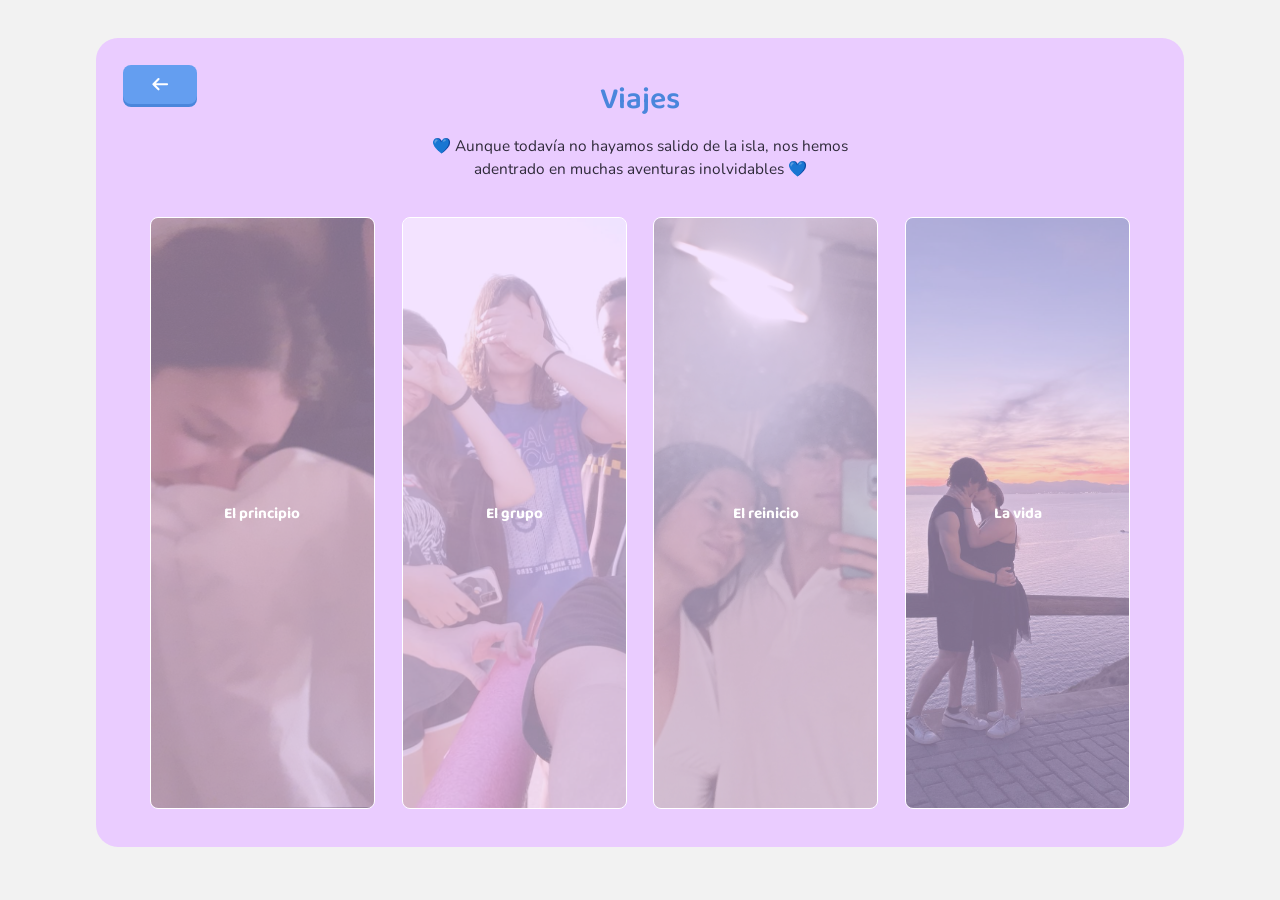
<file: html/viajes.html>
<!DOCTYPE html>
<html lang="es">
<head>
  <meta charset="UTF-8">
  <meta name="viewport" content="width=device-width, initial-scale=1.0">
  <title>Viajes — Notas de relación</title>
  <link rel="stylesheet" href="../styles/common.css">
  <link rel="stylesheet" href="../styles/viajes.css">
</head>
<body>

  <!-- Header fijo, solo visible en móvil: flecha atrás -> índice -->
  <header class="app-header viajes-mobile-header">
    <a href="../index.html" class="back-btn back-btn--header" aria-label="Volver al índice">
      <svg class="back-btn__icon" viewBox="0 0 24 24" fill="none" xmlns="http://www.w3.org/2000/svg">
        <path d="M20 12H4M4 12L10 6M4 12L10 18" stroke="currentColor" stroke-width="2.5" stroke-linecap="round" stroke-linejoin="round"/>
      </svg>
    </a>
  </header>

  <main class="screen viajes-screen">

    <!-- Flecha atrás flotante, solo visible en escritorio -->
    <a href="../index.html" class="back-btn back-btn--floating viajes-back-floating" aria-label="Volver al índice">
      <svg class="back-btn__icon" viewBox="0 0 24 24" fill="none" xmlns="http://www.w3.org/2000/svg">
        <path d="M20 12H4M4 12L10 6M4 12L10 18" stroke="currentColor" stroke-width="2.5" stroke-linecap="round" stroke-linejoin="round"/>
      </svg>
    </a>

    <div class="screen-title">
      <h2>Viajes</h2>
      <p>💙 Aunque todavía no hayamos salido de la isla, nos hemos adentrado en muchas aventuras inolvidables 💙</p>
    </div>

    <div class="viajes-grid">
      <a href="el-principio.html" class="trip-card">
        <img class="trip-card__img" src="../img/14.jpg" alt="El principio">
        <span class="trip-card__label">El principio</span>
      </a>

      <a href="el-grupo.html" class="trip-card">
        <img class="trip-card__img" src="../img/19.jpg" alt="El grupo">
        <span class="trip-card__label">El grupo</span>
      </a>

      <a href="el-reinicio.html" class="trip-card">
        <img class="trip-card__img" src="../img/7.jpg" alt="El reinicio">
        <span class="trip-card__label">El reinicio</span>
      </a>

      <a href="la-vida.html" class="trip-card">
        <img class="trip-card__img" src="../img/23.jpg" alt="La vida">
        <span class="trip-card__label">La vida</span>
      </a>
    </div>

  </main>

</body>
</html>
</file>
<file: styles/common.css>
/* =========================================================================
   COMMON.CSS — Sistema de diseño compartido
   Web de parejas · basado en los bocetos: Índice, Estadísticas, Viajes,
   Celebraciones, Cartas, Música, Álbum, Regalo / Copia de Regalo
   =========================================================================
   Cómo usarlo: enlaza este archivo en TODAS las páginas, antes del CSS
   propio de cada una:
   <link rel="stylesheet" href="common.css">
   <link rel="stylesheet" href="pagina-especifica.css">
   ========================================================================= */

@import url('https://fonts.googleapis.com/css2?family=Baloo+2:wght@500;600;700&family=Nunito:wght@400;600;700;800&display=swap');

/* -------------------------------------------------------------------------
   1. TOKENS (variables de diseño)
   ------------------------------------------------------------------------- */
:root {
  /* Paleta — tomada directamente de los bocetos */
  --color-bg:            #f2f2f2;   /* fondo general de la página */
  --color-lavender:      #eaccff;   /* tarjeta / superficie lila clara */
  --color-lavender-dark: #d9adf7;   /* variante lila un poco más saturada (hover/borde) */
  --color-header:        #2b2b2b;   /* barra superior oscura (header / móvil) */
  --color-blue:          #649ef0;   /* botones primarios */
  --color-blue-dark:     #4a86dc;   /* hover / active de botones azules */
  --color-orange:        #fca04d;   /* bloque de tabla / destacado (Cartas) */
  --color-white:         #ffffff;
  --color-text:          #2f2a3a;   /* texto principal sobre lila/blanco */
  --color-text-soft:     #6b6478;   /* texto secundario / subtítulos */
  --color-text-onblue:   #ffffff;
  --color-text-onheader: #cfd8ff;   /* texto azulado sobre el header oscuro */
  --color-placeholder:   #b8a9cc;   /* líneas de texto simuladas */
  --color-border:        #a68fc9;   /* bordes de cajas/inputs sobre lila */

  /* Tipografía */
  --font-display: 'Baloo 2', 'Comic Sans MS', sans-serif;  /* títulos: divertida y redondeada */
  --font-body:    'Nunito', 'Comic Sans MS', sans-serif;   /* texto: redondeada, legible */

  /* Radios */
  --radius-sm:  8px;
  --radius-md:  14px;
  --radius-lg:  22px;
  --radius-pill: 999px;

  /* Espaciados FLUIDOS — escalan con el ancho de la ventana (clamp: mínimo, preferido en vw, máximo)
     así el diseño crece/decrece de forma continua en vez de saltar solo en el breakpoint móvil. */
  --space-1: clamp(3px,  0.25vw + 2px,  6px);
  --space-2: clamp(6px,  0.5vw  + 3px,  11px);
  --space-3: clamp(9px,  0.7vw  + 5px,  16px);
  --space-4: clamp(12px, 1vw    + 6px,  22px);
  --space-5: clamp(18px, 1.4vw  + 9px,  32px);
  --space-6: clamp(24px, 2vw    + 12px, 44px);
  --space-7: clamp(36px, 2.8vw  + 18px, 64px);

  /* Escala tipográfica fluida */
  --text-xs:  clamp(0.7rem,  0.65rem + 0.2vw,  0.85rem);
  --text-sm:  clamp(0.8rem,  0.72rem + 0.3vw,  1rem);
  --text-base:clamp(0.95rem, 0.86rem + 0.35vw, 1.15rem);
  --text-lg:  clamp(1.1rem,  0.95rem + 0.6vw,  1.5rem);
  --text-xl:  clamp(1.35rem, 1.1rem  + 1vw,    2rem);
  --text-2xl: clamp(1.6rem,  1.25rem + 1.6vw,  2.6rem);

  /* Sombras */
  --shadow-card: 0 4px 14px rgba(90, 60, 120, 0.15);
  --shadow-btn:  0 3px 0 var(--color-blue-dark);

  /* Anchura móvil (marco de teléfono en los bocetos) */
  --mobile-width: 320px;

  /* Altura del header fijo en móvil (para compensar con padding-top el contenido) */
  --header-height: clamp(48px, 7vw, 64px);
}

/* -------------------------------------------------------------------------
   2. RESET BÁSICO
   ------------------------------------------------------------------------- */
*, *::before, *::after { box-sizing: border-box; }

html, body {
  margin: 0;
  padding: 0;
  background: var(--color-bg);
  font-family: var(--font-body);
  color: var(--color-text);
}

h1, h2, h3, h4 {
  font-family: var(--font-display);
  font-weight: 600;
  margin: 0 0 var(--space-2);
  color: var(--color-text);
}

p { margin: 0 0 var(--space-3); line-height: 1.5; }

button { font-family: inherit; cursor: pointer; border: none; }

img { max-width: 100%; display: block; }

/* -------------------------------------------------------------------------
   3. LAYOUT BASE DE PÁGINA
   ------------------------------------------------------------------------- */
.page {
  width: min(90vw, 1400px);
  margin: 0 auto;
  padding: var(--space-6) var(--space-5);
}

/* Contenedor lila que envuelve el contenido de cada pantalla
   (aparece de fondo en Estadísticas, Viajes, Celebraciones, Cartas,
   Música, Álbum, Regalo, Copia de Regalo…)
   Ancho fluido: crece con la ventana en vez de quedarse fijo. */
.screen {
  position: relative;
  width: min(90vw, 1400px);
  margin: 0 auto;
  background: var(--color-lavender);
  border-radius: var(--radius-lg);
  padding: var(--space-6);
}

/* -------------------------------------------------------------------------
   4. HEADER (barra oscura superior — presente en TODAS las pantallas)
   ------------------------------------------------------------------------- */
.app-header {
  background: var(--color-header);
  color: var(--color-text-onheader);
  border-radius: var(--radius-md) var(--radius-md) 0 0;
  min-height: var(--header-height);
  padding: var(--space-2) var(--space-4);
  display: flex;
  align-items: center;
  justify-content: space-between;
}

.app-header .logo {
  font-family: var(--font-display);
  font-size: var(--text-sm);
  font-weight: 600;
  color: var(--color-blue);
}

.app-header .app-title {
  font-family: var(--font-display);
  font-size: var(--text-lg);
  text-align: center;
  flex: 1;
}

/* En móvil, el header siempre queda fijo arriba y sigue el scroll
   (comportamiento por defecto para cualquier página que use .app-header) */
@media (max-width: 640px) {
  .app-header {
    position: fixed;
    top: 0;
    left: 0;
    right: 0;
    z-index: 100;
    border-radius: 0;
  }
}

/* Título + subtítulo centrado que suele ir justo debajo del header,
   dentro de la pantalla lila (Estadísticas, Viajes, Celebraciones, Álbum…) */
.screen-title {
  text-align: center;
  margin-bottom: var(--space-5);
}

.screen-title h2 {
  font-size: var(--text-xl);
  color: var(--color-blue-dark);
}

.screen-title p {
  color: var(--color-text);
  font-size: var(--text-sm);
  max-width: 480px;
  margin: 0 auto;
}

/* -------------------------------------------------------------------------
   5. TARJETAS (card) — bloques de contenido reutilizables
   ------------------------------------------------------------------------- */
.card {
  background: var(--color-lavender);
  border: 1px solid var(--color-border);
  border-radius: var(--radius-md);
  padding: var(--space-4);
  box-shadow: var(--shadow-card);
}

.card + .card { margin-top: var(--space-4); }

/* Variante "hueca" usada como placeholder de imagen/recuerdo dentro de card
   (Viajes, Celebraciones) */
.card--outline {
  background: transparent;
  border: 2px solid var(--color-border);
}

/* -------------------------------------------------------------------------
   6. LÍNEAS DE TEXTO PLACEHOLDER (párrafos simulados en los bocetos)
   ------------------------------------------------------------------------- */
.text-line {
  display: block;
  height: 8px;
  border-radius: var(--radius-pill);
  background: var(--color-placeholder);
  margin-bottom: var(--space-2);
  opacity: 0.7;
}

.text-line--short  { width: 40%; }
.text-line--medium { width: 65%; }
.text-line--long   { width: 90%; }

/* -------------------------------------------------------------------------
   7. BOTONES
   ------------------------------------------------------------------------- */
.btn {
  display: inline-flex;
  align-items: center;
  justify-content: center;
  font-family: var(--font-display);
  font-weight: 600;
  font-size: var(--text-sm);
  border-radius: var(--radius-sm);
  padding: var(--space-3) var(--space-5);
  transition: transform 0.12s ease, background 0.12s ease;
}

.btn:active { transform: translateY(2px); }

/* Botón primario azul (Confirmar, navegación del Índice, etc.) */
.btn-primary {
  background: var(--color-blue);
  color: var(--color-text-onblue);
  box-shadow: var(--shadow-btn);
}
.btn-primary:hover { background: var(--color-blue-dark); }

/* Botón grande tipo "Confirmar" (Regalo / Copia de Regalo) */
.btn-primary--lg {
  width: 100%;
  padding: var(--space-5);
  font-size: var(--text-lg);
  border-radius: var(--radius-md);
}

/* Pastillas de navegación pequeñas (Índice: Recuerdos, Viajes, Celebraciones…) */
.btn-pill {
  background: var(--color-blue);
  color: var(--color-text-onblue);
  border-radius: var(--radius-sm);
  padding: var(--space-3) var(--space-4);
  font-size: var(--text-sm);
  text-align: center;
  width: 100%;
}

/* Grupo de botones en fila (usado bajo Regalo, y en el grid del Índice) */
.btn-row {
  display: flex;
  gap: var(--space-3);
  flex-wrap: wrap;
}
.btn-row .btn { flex: 1; }

/* -------------------------------------------------------------------------
   8. CAMPOS / INPUTS (cajas con borde + icono circular)
   ------------------------------------------------------------------------- */
.input-box {
  display: flex;
  align-items: center;
  gap: var(--space-2);
  border: 1.5px solid var(--color-border);
  border-radius: var(--radius-sm);
  background: var(--color-white);
  padding: var(--space-2) var(--space-3);
  font-size: var(--text-sm);
  color: var(--color-text-soft);
}

.input-box .icon-dot {
  width: 10px;
  height: 10px;
  border-radius: 50%;
  border: 1.5px solid var(--color-text-soft);
  flex-shrink: 0;
}

/* -------------------------------------------------------------------------
   9. PLACEHOLDER DE FOTO / RECUERDO (cuadrado con icono central)
   ------------------------------------------------------------------------- */
.photo-placeholder {
  aspect-ratio: 1 / 1;
  border-radius: var(--radius-sm);
  border: 1.5px solid var(--color-border);
  background: rgba(255, 255, 255, 0.25);
  display: flex;
  align-items: center;
  justify-content: center;
  position: relative;
}

.photo-placeholder .icon-dot {
  width: 14px;
  height: 14px;
  border-radius: 50%;
  background: var(--color-border);
}

/* etiqueta bajo la miniatura (nombre del recuerdo/foto) */
.photo-placeholder__label {
  position: absolute;
  bottom: 6px;
  left: 8px;
  right: 8px;
  height: 6px;
  border-radius: var(--radius-pill);
  background: rgba(255, 255, 255, 0.6);
}

/* Rejilla usada en Álbum (3-4 columnas) */
.photo-grid {
  display: grid;
  grid-template-columns: repeat(4, 1fr);
  gap: var(--space-3);
}

@media (max-width: 640px) {
  .photo-grid { grid-template-columns: repeat(2, 1fr); }
}

/* -------------------------------------------------------------------------
   10. BARRAS DE ESTADÍSTICA / PROGRESO (página Estadísticas)
   ------------------------------------------------------------------------- */
.stat-row {
  display: flex;
  justify-content: space-between;
  gap: var(--space-3);
  margin-bottom: var(--space-4);
}

.stat {
  flex: 1;
  text-align: center;
}

.stat-bar {
  height: 34px;
  border-radius: var(--radius-sm);
  background: var(--color-blue);
  color: var(--color-text-onblue);
  font-family: var(--font-display);
  font-size: var(--text-sm);
  display: flex;
  align-items: center;
  justify-content: center;
  margin-top: var(--space-2);
}

.stat-label {
  font-size: var(--text-xs);
  color: var(--color-text-soft);
}

/* -------------------------------------------------------------------------
   11. TABLA / BLOQUE DESTACADO NARANJA (página Cartas)
   ------------------------------------------------------------------------- */
.highlight-block {
  background: var(--color-orange);
  border-radius: var(--radius-md);
  padding: var(--space-4);
}

.highlight-block table {
  width: 100%;
  border-collapse: collapse;
  background: var(--color-white);
  border-radius: var(--radius-sm);
  overflow: hidden;
  margin-bottom: var(--space-4);
}

.highlight-block th,
.highlight-block td {
  padding: var(--space-2) var(--space-3);
  font-size: var(--text-xs);
  text-align: center;
  border: 1px solid #f0d8b8;
}

.highlight-block .caption {
  text-align: center;
  font-weight: 700;
  font-size: var(--text-sm);
  color: var(--color-text);
}

/* -------------------------------------------------------------------------
   12. MARCO MÓVIL (para previsualizar las pantallas en formato teléfono)
   ------------------------------------------------------------------------- */
.mobile-frame {
  width: var(--mobile-width);
  border-radius: var(--radius-lg);
  overflow: hidden;
  box-shadow: var(--shadow-card);
  background: var(--color-lavender);
}

.mobile-frame .app-header {
  border-radius: 0;
}

.mobile-frame .screen {
  border-radius: 0;
  padding: var(--space-4);
}

/* -------------------------------------------------------------------------
   13. BOTÓN "VOLVER" (flecha atrás — enlaza siempre al índice)
   ------------------------------------------------------------------------- */
.back-btn {
  display: inline-flex;
  align-items: center;
  justify-content: center;
  text-decoration: none;
  line-height: 0;
}

.back-btn__icon {
  width: clamp(16px, 1.6vw, 22px);
  height: clamp(16px, 1.6vw, 22px);
}

/* Variante botón azul flotante, usada en escritorio dentro de la tarjeta lila */
.back-btn--floating {
  position: absolute;
  top: var(--space-5);
  left: var(--space-5);
  background: var(--color-blue);
  color: var(--color-text-onblue);
  border-radius: var(--radius-sm);
  padding: var(--space-2) var(--space-5);
  box-shadow: var(--shadow-btn);
  transition: background 0.12s ease, transform 0.12s ease;
}
.back-btn--floating:hover  { background: var(--color-blue-dark); }
.back-btn--floating:active { transform: translateY(2px); }

/* Variante dentro del header oscuro (móvil): solo el icono, en azul */
.back-btn--header { color: var(--color-blue); }

/* -------------------------------------------------------------------------
   15. BLOQUE HISTORIA (texto + imagen alternos en zigzag)
   Usado en páginas de detalle tipo "El principio", "El grupo"...
   ------------------------------------------------------------------------- */
.story-row {
  display: flex;
  align-items: center;
  gap: var(--space-6);
  margin-bottom: var(--space-6);
}

/* Invierte el orden visual (imagen a la izquierda, texto a la derecha)
   sin cambiar el orden real del HTML (mejor para lectura/accesibilidad) */
.story-row--reverse {
  flex-direction: row-reverse;
}

.story-row__text {
  flex: 1;
  text-align: center;
  font-family: var(--font-body);
  font-weight: 700;
  color: var(--color-text);
  font-size: var(--text-base);
}

.story-row__img {
  flex: 1;
  width: 100%;
  aspect-ratio: 1.8;
  object-fit: cover;
  border-radius: var(--radius-sm);
  display: block;
}

@media (max-width: 640px) {
  .story-row,
  .story-row--reverse {
    flex-direction: column;
    gap: var(--space-3);
  }
}

/* -------------------------------------------------------------------------
   16. ENTRADAS DE CELEBRACIÓN (fecha + subtítulo + contenido variable)
   Usado en la página Celebraciones: cada hito puede llevar texto suelto,
   una imagen a ancho completo, o un bloque "imagen + 3 textos" en grid.
   ------------------------------------------------------------------------- */
.cele-entry {
  margin-bottom: var(--space-7);
}

.cele-date {
  text-align: center;
  color: var(--color-text);
  font-size: var(--text-xl);
  margin-bottom: var(--space-1);
}

.cele-subtitle {
  text-align: center;
  color: var(--color-text);
  font-family: var(--font-display);
  font-weight: 600;
  font-size: var(--text-sm);
  margin: 0 0 var(--space-6);
}

/* Párrafo de contenido dentro de una entrada — centrado por defecto */
.cele-text {
  text-align: center;
  font-family: var(--font-body);
  font-weight: 700;
  color: var(--color-text);
  font-size: var(--text-base);
  max-width: 520px;
  margin: 0 auto var(--space-5);
}

.cele-text--left  { text-align: left;  margin-left: 0; }
.cele-text--right { text-align: right; margin-right: 0; }

/* Pequeña acotación/caption sobre una imagen */
.cele-caption {
  text-align: center;
  color: var(--color-text);
  font-family: var(--font-body);
  font-weight: 400;
  font-style: italic;
  font-size: var(--text-xs);
  opacity: 0.75;
  margin: 0 0 var(--space-2);
}

/* Imagen suelta a ancho completo (centrada dentro de la entrada) */
.cele-media {
  display: block;
  width: 100%;
  max-width: 640px;
  margin: 0 auto var(--space-5);
  aspect-ratio: 1.9;
  object-fit: cover;
  border-radius: var(--radius-sm);
}

/* Bloque: 1 imagen (a un lado, altura completa) + 3 párrafos apilados */
.cele-grid {
  display: grid;
  grid-template-columns: 1fr 1.3fr;
  column-gap: var(--space-6);
  row-gap: var(--space-7);
  align-items: center;
  grid-template-areas:
    "media p1"
    "media p2"
    "media p3";
  margin-bottom: var(--space-5);
}

/* Variante con la imagen al lado contrario */
.cele-grid--reverse {
  grid-template-areas:
    "p1 media"
    "p2 media"
    "p3 media";
}

.cele-grid__media {
  grid-area: media;
  width: 100%;
  height: 100%;
  object-fit: cover;
  border-radius: var(--radius-sm);
}

.cele-grid__p1 { grid-area: p1; }
.cele-grid__p2 { grid-area: p2; }
.cele-grid__p3 { grid-area: p3; }

.cele-grid .cele-text { margin: 0; max-width: none; }

@media (max-width: 640px) {
  .cele-text--left,
  .cele-text--right {
    text-align: center;
    margin: 0 auto var(--space-5);
  }

  .cele-grid,
  .cele-grid--reverse {
    display: flex;
    flex-direction: column;
    gap: var(--space-4);
    margin-bottom: var(--space-4);
  }

  .cele-grid__media {
    aspect-ratio: 1.6;
    height: auto;
  }
}

/* -------------------------------------------------------------------------
   17. UTILIDADES
   ------------------------------------------------------------------------- */
.text-center { text-align: center; }
.mt-1 { margin-top: var(--space-1); } .mt-2 { margin-top: var(--space-2); }
.mt-3 { margin-top: var(--space-3); } .mt-4 { margin-top: var(--space-4); }
.mb-1 { margin-bottom: var(--space-1); } .mb-2 { margin-bottom: var(--space-2); }
.mb-3 { margin-bottom: var(--space-3); } .mb-4 { margin-bottom: var(--space-4); }
.flex { display: flex; }
.flex-col { display: flex; flex-direction: column; }
.gap-2 { gap: var(--space-2); }
.gap-3 { gap: var(--space-3); }
.gap-4 { gap: var(--space-4); }
</file>
<file: styles/index.css>
/* =========================================================================
   INDEX.CSS — Página "Índice" / Notas de relación
   Depende de styles/common.css (variables + .screen, .btn, .btn-pill)
   ========================================================================= */

.index-screen {
  /* Fluido: crece con la ventana (no se queda "flotando" pequeño en pantallas grandes) */
  width: min(85vw, 1400px);
  margin: var(--space-6) auto;
  padding: var(--space-6) var(--space-7);
}

/* --- Cabecera: imagen / texto / imagen --- */
.index-hero {
  display: flex;
  align-items: center;
  justify-content: center;
  gap: var(--space-6);
  margin-bottom: var(--space-6);
}

.index-hero__img {
  width: clamp(140px, 16vw, 320px);
  height: clamp(85px, 9.5vw, 190px);
  object-fit: cover;
  flex-shrink: 0;
}

.index-hero__text {
  text-align: center;
  max-width: 32vw;
}

.index-title {
  color: var(--color-blue);
  font-size: var(--text-2xl);
  margin-bottom: var(--space-2);
}

.index-subtitle {
  font-weight: 700;
  font-size: var(--text-base);
  color: var(--color-text);
  margin: 0;
}

/* --- Navegación: rejilla de botones --- */
.index-nav {
  display: grid;
  grid-template-columns: repeat(3, 1fr);
  gap: var(--space-4) var(--space-5);
}

.index-nav a { text-decoration: none; }

/* Orden de lectura del boceto de escritorio (3 columnas x 2 filas + 1 centrado) */
.idx-estadisticas  { order: 1; }
.idx-viajes        { order: 2; }
.idx-celebraciones { order: 3; }
.idx-cartas        { order: 4; }
.idx-album         { order: 5; }
.idx-musica        { order: 6; }
.idx-regalo        { order: 7; grid-column: 2; }

/* --- Enlace "Secreto" --- */
.index-secret {
  display: inline-block;
  margin-top: var(--space-6);
  color: var(--color-blue);
  font-family: var(--font-display);
  font-weight: 600;
  font-size: var(--text-sm);
  text-decoration: none;
}

/* =========================================================================
   MÓVIL
   ========================================================================= */
@media (max-width: 640px) {

  .index-screen {
    margin: var(--space-4);
    padding: var(--space-5);
    border-radius: var(--radius-lg);
  }

  /* Solo se muestra una imagen en móvil, encima del texto */
  .index-hero {
    flex-direction: column;
    gap: var(--space-4);
  }

  .index-hero__img--right { display: none; }

  .index-hero__img--left {
    width: clamp(140px, 55vw, 220px);
    height: clamp(85px, 32vw, 130px);
  }

  .index-hero__text {
    max-width: 85vw;
  }

  /* Botones apilados en una sola columna, en el orden del boceto móvil */
  .index-nav {
    grid-template-columns: 1fr;
    gap: var(--space-3);
  }

  .idx-estadisticas,
  .idx-viajes,
  .idx-celebraciones,
  .idx-cartas,
  .idx-musica,
  .idx-album,
  .idx-regalo {
    order: 0;
    grid-column: auto;
  }
}
</file>
<file: styles/album.css>
/* =========================================================================
   ALBUM.CSS — Página "Álbum"
   Depende de styles/common.css (variables, .screen, .app-header, .back-btn,
   .screen-title)
   ========================================================================= */

.album-screen {
  width: min(85vw, 1400px);
  margin: var(--space-6) auto;
  padding: var(--space-6) var(--space-7);
}

/* En escritorio no se usa el header oscuro, solo la flecha flotante */
.album-mobile-header { display: none; }

/* --- Rejilla de recuerdos --- */
.album-grid {
  display: grid;
  grid-template-columns: repeat(4, 1fr);
  gap: var(--space-5);
  margin-top: var(--space-6);
}

/* --- Tarjeta: imagen arriba + fecha abajo, en espacios separados --- */
.album-card {
  display: flex;
  flex-direction: column;
  border: 1.5px solid var(--color-white);
  border-radius: var(--radius-sm);
  overflow: hidden;
}

/* La imagen SOLO ocupa su propio hueco (cuadrado), nunca el de la fecha */
.album-card__img {
  display: block;
  width: 100%;
  aspect-ratio: 1.05;
  object-fit: cover;
  transition: opacity 0.15s ease;
}

.album-card__link {
  display: block;
  line-height: 0;
}

.album-card__link:hover .album-card__img,
.album-card__link:focus-visible .album-card__img {
  opacity: 0.85;
}

/* La fecha vive en su propia franja, separada de la imagen */
.album-card__date {
  display: block;
  border-top: 1.5px solid var(--color-white);
  padding: var(--space-1) var(--space-2);
  text-align: center;
  font-family: var(--font-body);
  font-weight: 600;
  font-size: var(--text-xs);
  color: var(--color-text-onblue);
}

/* -------------------------------------------------------------------------
   VISOR DE FOTO A PANTALLA COMPLETA (técnica :target — sin JavaScript)
   ------------------------------------------------------------------------- */
.photo-lightbox {
  display: none;
  position: fixed;
  inset: 0;
  z-index: 300;
  align-items: center;
  justify-content: center;
  padding: var(--space-6);
  background: rgba(26, 26, 26, 0.85);
}

.photo-lightbox:target {
  display: flex;
}

.photo-lightbox__img {
  display: block;
  max-width: 100%;
  max-height: 90vh;
  width: auto;
  height: auto;
  /* object-fit: contain para verla completa y con su resolución/proporción
     real, sin recortar (a diferencia de la miniatura, que sí usa cover) */
  object-fit: contain;
  border-radius: var(--radius-sm);
}

/* La propia foto también cierra el visor al hacer click sobre ella
   (además de la flecha de la esquina) */
.photo-lightbox__img-link {
  display: block;
  line-height: 0;
  cursor: zoom-out;
}

.photo-lightbox__close {
  position: fixed;
  top: var(--space-5);
  left: var(--space-5);
}

/* =========================================================================
   MÓVIL
   ========================================================================= */
@media (max-width: 640px) {

  .album-mobile-header { display: flex; }
  .album-back-floating { display: none; }

  .album-screen {
    margin: 0 auto;
    padding: var(--space-5);
    padding-top: calc(var(--header-height) + var(--space-5));
    border-radius: 0;
    width: 100%;
  }

  .album-grid {
    grid-template-columns: 1fr;
    gap: var(--space-4);
  }

  .album-card__img {
    aspect-ratio: 1.6;
  }
}
</file>
<file: styles/cartas.css>
/* =========================================================================
   CARTAS.CSS — Página "Cartas"
   Depende de styles/common.css (variables, .screen, .app-header, .back-btn,
   .screen-title)
   ========================================================================= */

.cartas-screen {
  width: min(85vw, 1400px);
  margin: var(--space-6) auto;
  padding: var(--space-6) var(--space-7);
}

/* En escritorio no se usa el header oscuro, solo la flecha flotante */
.cartas-mobile-header { display: none; }

/* -------------------------------------------------------------------------
   BAÚL DE LOS RECUERDOS
   ------------------------------------------------------------------------- */
.chest {
  display: flex;
  position: relative;
  height: 30vh;
  max-width: 900px;
  margin: var(--space-7) auto 0;
  background: var(--color-orange);
  border: 3px solid var(--color-header);
  border-radius: var(--radius-lg);
  /* padding-top grande: deja hueco reservado para la ranura de cartas,
     que va posicionada en absoluto por encima del texto */
  padding: 112px var(--space-6) var(--space-7);
  text-align: center;
  justify-content: center;
  align-items: center;
}

.chest__label {
  position: relative;
  z-index: 1;
  font-family: var(--font-display);
  font-weight: 700;
  font-size: var(--text-2xl);
  color: var(--color-text);
  margin: 0;
}

/* Fila de cartas asomando por la ranura del baúl.
   - position: absolute + altura FIJA (no depende del contenido)
   - overflow: visible
   Con esto el contenedor JAMÁS cambia de tamaño ni de sitio: las cartas que
   no tienen el ratón encima se quedan totalmente quietas. La carta en hover
   solo puede crecer hacia ARRIBA (porque sigue "anclada" por abajo a esa
   altura fija) y sobresale visualmente del baúl en vez de empujar nada. */
.chest__slot {
  position: absolute;
  top: 34px;
  left: var(--space-6);
  right: var(--space-6);
  height: 100px;
  display: flex;
  justify-content: center;
  align-items: flex-end;
  overflow: visible;
  z-index: 2;
}

.chest-card {
  /* Ancho FIJO e IGUAL para las 6, no depende del texto que tenga cada una */
  flex: 0 0 22%;
  height: 100%;
  background: var(--color-white);
  border: 2px solid #5a3d22;
  border-bottom: none;
  border-radius: var(--radius-sm) var(--radius-sm) 0 0;
  display: flex;
  align-items: center;
  justify-content: center;
  overflow: hidden;
  padding: var(--space-1) var(--space-2);
  text-decoration: none;
  font-family: var(--font-body);
  font-weight: 700;
  font-size: var(--text-xs);
  color: var(--color-text);
  text-align: center;
  line-height: 1.25;
  cursor: pointer;
  transition: height 0.28s ease, box-shadow 0.2s ease;
}

/* Solape tipo baraja: cada carta (menos la primera) se monta sobre la
   anterior. Como en HTML/CSS lo que va después se dibuja encima, cada
   carta tapa ligeramente el borde derecho de la que la precede. */
.chest-card + .chest-card {
  margin-left: -8%;
}

/* Al pasar el ratón (o enfocar), la carta se levanta hasta mostrar el nombre
   entero. Como el padre tiene altura fija y overflow visible, crecer aquí
   SOLO empuja el borde superior hacia arriba — las demás cartas no se mueven
   ni un píxel, y el nombre queda por encima del baúl. */
.chest-card:hover,
.chest-card:focus-visible {
  height: 130px;
  box-shadow: 0 -6px 14px rgba(43, 43, 43, 0.25);
  z-index: 5;
}

/* -------------------------------------------------------------------------
   MODAL DE CARTA (técnica :target — sin JavaScript)
   ------------------------------------------------------------------------- */
.carta-modal {
  display: none;
  position: fixed;
  inset: 0;
  z-index: 300;
  align-items: center;
  justify-content: center;
  padding: var(--space-5);
  background: rgba(26, 26, 26, 0.6);
}

.carta-modal:target {
  display: flex;
}

.carta-modal__box {
  position: relative;
  width: 100%;
  max-width: 640px;
  max-height: 85vh;
  overflow-y: auto;
  background: var(--color-white);
  border-radius: var(--radius-lg);
  padding: var(--space-7) var(--space-6) var(--space-6);
}

.carta-modal__close {
  position: absolute;
  top: var(--space-4);
  left: var(--space-4);
}

.carta-modal__title {
  text-align: center;
  color: var(--color-blue);
  font-size: var(--text-xl);
  margin-bottom: var(--space-4);
}

.carta-modal__text {
  color: var(--color-text);
  font-size: var(--text-base);
  line-height: 1.6;
  margin: 0;
}

/* =========================================================================
   MÓVIL
   ========================================================================= */
@media (max-width: 640px) {
 
  .cartas-mobile-header { display: flex; }
  .cartas-back-floating { display: none; }
 
  .cartas-screen {
    margin: 0 auto;
    padding: var(--space-5);
    padding-top: calc(var(--header-height) + var(--space-5));
    border-radius: 0;
    width: 100%;
  }
 
  .chest {
    flex-direction: column;
    height: auto;
    padding: var(--space-5);
  }
 
  .chest__label {
    margin-top: var(--space-5);
  }
 
  /* Como en el boceto móvil: una sola columna de cartas a ancho completo,
     apiladas y en orden VISUAL inverso al de escritorio (la última carta
     del HTML, "H.O.T.E.L", queda arriba del todo). column-reverse consigue
     esto sin tener que reordenar el HTML ni duplicar contenido. */
  .chest__slot {
    position: static;
    height: auto;
    width: 80%;
    display: flex;
    flex-direction: column-reverse;
    justify-content: flex-start;
    align-items: center;
    overflow: visible;
  }
 
  /* Barras a ancho completo con el título siempre legible entero
     (nada de altura reducida ni texto cortado, como en el boceto) */
  .chest-card {
    flex: 0 0 auto;
    width: 100%;
    height: auto;
    min-height: 52px;
    border-radius: 0;
    padding: var(--space-3) var(--space-4);
    font-size: var(--text-sm);
    white-space: normal;
  }
 
  /* La carta que queda arriba del todo visualmente es la ÚLTIMA del HTML
     (por el column-reverse) → le damos las esquinas redondeadas */
  .chest-card:last-child {
    border-radius: var(--radius-sm) var(--radius-sm) 0 0;
  }
 
  /* Ya no hay efecto de "crecer" en móvil (el título ya se ve entero
     siempre); el hover/focus no debe alterar la altura */
  .chest-card:hover,
  .chest-card:focus-visible {
    height: auto;
    box-shadow: none;
  }
 
  .carta-modal__box {
    padding: var(--space-6) var(--space-4) var(--space-5);
  }

  .chest-card + .chest-card {
    margin-left: 0;
  }

  /* 2. Quita el borde superior duplicado entre tarjetas apiladas y añade bordes inferiores */
  .chest-card {
    border-bottom: 2px solid #5a3d22;
  }
  
  .chest-card:not(:last-child) {
    border-top: none;
  }
}
</file>
<file: styles/celebraciones.css>
/* =========================================================================
   CELEBRACIONES.CSS — Página "Celebraciones"
   Depende de styles/common.css (variables, .screen, .app-header, .back-btn,
   .screen-title, .story-row, .cele-*)
   ========================================================================= */

.cele-screen {
  width: min(85vw, 1400px);
  margin: var(--space-6) auto;
  padding: var(--space-6) var(--space-7);
}

/* En escritorio no se usa el header oscuro, solo la flecha flotante */
.cele-mobile-header { display: none; }

.cele-entry:first-of-type {
  margin-top: var(--space-6);
}

.cele-entry--last {
  margin-bottom: 0;
}

/* =========================================================================
   MÓVIL
   ========================================================================= */
@media (max-width: 640px) {

  .cele-mobile-header { display: flex; }
  .cele-back-floating { display: none; }

  .cele-screen {
    margin: 0 auto;
    padding: var(--space-5);
    padding-top: calc(var(--header-height) + var(--space-5));
    border-radius: 0;
    width: 100%;
  }
}
</file>
<file: styles/el-grupo.css>
/* =========================================================================
   EL-GRUPO.CSS — Página "El grupo" (dentro de Viajes)
   Depende de styles/common.css (variables, .screen, .app-header, .back-btn,
   .screen-title, .story-row__text, .story-row__img)
   ========================================================================= */

.grupo-screen {
  width: min(85vw, 1400px);
  margin: var(--space-6) auto;
  padding: var(--space-6) var(--space-7);
}

/* En escritorio no se usa el header oscuro, solo la flecha flotante */
.grupo-mobile-header { display: none; }

/* --- Escritorio: 2 columnas (texto / imágenes), texto en orden real del HTML --- */
.grupo-content {
  margin-top: var(--space-6);
  display: grid;
  grid-template-columns: 1.15fr 1fr;
  column-gap: var(--space-7);
  row-gap: var(--space-5);
  grid-template-areas:
    "p1   img1"
    "p2   img1"
    "p3   img2"
    "p4   img2"
    "p5   .";
}

.grupo-p1 { grid-area: p1; }
.grupo-p2 { grid-area: p2; }
.grupo-p3 { grid-area: p3; }
.grupo-p4 { grid-area: p4; }
.grupo-p5 { grid-area: p5; }

.grupo-img1 { grid-area: img1; align-self: center; }
.grupo-img2 { grid-area: img2; align-self: center; }

.grupo-content .story-row__text { margin: 0; }

/* =========================================================================
   MÓVIL
   ========================================================================= */
@media (max-width: 640px) {

  .grupo-mobile-header { display: flex; }
  .grupo-back-floating { display: none; }

  .grupo-screen {
    margin: 0 auto;
    padding: var(--space-5);
    padding-top: calc(var(--header-height) + var(--space-5));
    border-radius: 0;
    width: 100%;
  }

  /* Se abandona el grid: los elementos siguen el orden real del HTML
     (p1, p2, p3, img1, p4, img2, p5), igual que en el boceto móvil */
  .grupo-content {
    display: flex;
    flex-direction: column;
    gap: var(--space-4);
  }
}
</file>
<file: styles/el-principio.css>
/* =========================================================================
   EL-PRINCIPIO.CSS — Página "El principio" (dentro de Viajes)
   Depende de styles/common.css (variables, .screen, .app-header, .back-btn,
   .screen-title, .story-row)
   ========================================================================= */

.principio-screen {
  width: min(85vw, 1400px);
  margin: var(--space-6) auto;
  padding: var(--space-6) var(--space-7);
}

/* En escritorio no se usa el header oscuro, solo la flecha flotante */
.principio-mobile-header { display: none; }

.principio-story {
  margin-top: var(--space-6);
}

/* =========================================================================
   MÓVIL
   ========================================================================= */
@media (max-width: 640px) {

  .principio-mobile-header { display: flex; }
  .principio-back-floating { display: none; }

  .principio-screen {
    margin: 0 auto;
    padding: var(--space-5);
    padding-top: calc(var(--header-height) + var(--space-5));
    border-radius: 0;
    width: 100%;
  }
}
</file>
<file: styles/el-reinicio.css>
/* =========================================================================
   EL-REINICIO.CSS — Página "El reinicio" (dentro de Viajes)
   Depende de styles/common.css (variables, .screen, .app-header, .back-btn,
   .screen-title, .story-row)
   ========================================================================= */

.reinicio-screen {
  width: min(85vw, 1400px);
  margin: var(--space-6) auto;
  padding: var(--space-6) var(--space-7);
}

/* En escritorio no se usa el header oscuro, solo la flecha flotante */
.reinicio-mobile-header { display: none; }

/* --- Párrafo introductorio, a todo el ancho --- */
.reinicio-intro {
  text-align: center;
  font-family: var(--font-body);
  font-weight: 700;
  color: var(--color-text);
  font-size: var(--text-base);
  max-width: 640px;
  margin: 0 auto var(--space-6);
}

.reinicio-story {
  margin-top: var(--space-2);
}

/* =========================================================================
   MÓVIL
   ========================================================================= */
@media (max-width: 640px) {

  .reinicio-mobile-header { display: flex; }
  .reinicio-back-floating { display: none; }

  .reinicio-screen {
    margin: 0 auto;
    padding: var(--space-5);
    padding-top: calc(var(--header-height) + var(--space-5));
    border-radius: 0;
    width: 100%;
  }

  .reinicio-intro {
    max-width: 100%;
  }
}
</file>
<file: styles/estadisticas.css>
/* =========================================================================
   ESTADISTICAS.CSS — Página "Estadísticas"
   Depende de styles/common.css (variables, .screen, .app-header, .back-btn,
   .btn / .btn-pill, .screen-title)
   ========================================================================= */

.stats-screen {
  width: min(85vw, 1400px);
  margin: var(--space-6) auto;
  padding: var(--space-6) var(--space-7);
}

/* En escritorio no se usa el header oscuro, solo la flecha flotante */
.stats-mobile-header { display: none; }

/* --- Pestañas de unidad (Fecha / Días / Minutos / Segundos) --- */
.stats-tabs {
  display: flex;
  justify-content: center;
  gap: var(--space-3);
  margin-bottom: var(--space-6);
}

.stats-tab {
  width: auto;
  padding: var(--space-2) var(--space-4);
  font-size: var(--text-xs);
}

/* --- "Tiempo juntos" + línea grande --- */
.stats-heading {
  text-align: center;
  color: var(--color-blue);
  font-size: var(--text-xl);
  margin-bottom: var(--space-2);
}

.stats-big-line {
  text-align: center;
  color: var(--color-blue);
  font-family: var(--font-display);
  font-weight: 600;
  font-size: var(--text-lg);
  max-width: 70%;
  margin: 0 auto var(--space-6);
}

/* --- Rejillas de estadísticas --- */
.stats-grid {
  display: grid;
  grid-template-columns: repeat(4, 1fr);
  gap: var(--space-5);
  margin-bottom: var(--space-6);
}

.stats-grid--secondary {
  grid-template-columns: repeat(3, 1fr);
  margin-bottom: 0;
}

.stats-item {
  text-align: center;
}

.stats-item__label {
  display: block;
  font-family: var(--font-display);
  font-weight: 600;
  color: var(--color-blue);
  font-size: var(--text-sm);
  margin-bottom: var(--space-3);
}

.stats-item__box {
  background: var(--color-blue);
  color: var(--color-text-onblue);
  border-radius: var(--radius-sm);
  padding: var(--space-3);
  font-family: var(--font-display);
  font-weight: 700;
  font-size: var(--text-sm);
}

/* =========================================================================
   MÓVIL
   ========================================================================= */
@media (max-width: 640px) {

  /* Muestra el header fijo y oculta la flecha flotante de escritorio */
  .stats-mobile-header { display: flex; }
  .stats-back-floating { display: none; }

  .stats-screen {
    margin: 0 auto;
    padding: var(--space-5);
    /* Compensa el header fijo para que no tape el contenido al hacer scroll */
    padding-top: calc(var(--header-height) + var(--space-5));
    border-radius: 0;
    width: 100%;
  }

  .stats-tabs {
    flex-wrap: wrap;
  }

  .stats-tab {
    flex: 0 0 calc(50% - var(--space-3) / 2);
  }

  .stats-big-line {
    max-width: 100%;
  }

  .stats-grid,
  .stats-grid--secondary {
    grid-template-columns: 1fr;
    gap: var(--space-5);
  }
}
</file>
<file: styles/la-vida.css>
/* =========================================================================
   LA-VIDA.CSS — Página "La vida" (dentro de Viajes)
   Depende de styles/common.css (variables, .screen, .app-header, .back-btn,
   .screen-title, .story-row__text, .story-row__img)
   ========================================================================= */

.lavida-screen {
  width: min(85vw, 1400px);
  
  margin: var(--space-6) auto;
  padding: var(--space-6) var(--space-7);
}

/* En escritorio no se usa el header oscuro, solo la flecha flotante */
.lavida-mobile-header { display: none; }

/* --- Escritorio: imagen / texto (4 párrafos) / imagen --- */
.lavida-content {
  margin-top: var(--space-6);
  display: grid;
  grid-template-columns: 1fr 2fr 1fr;
  column-gap: var(--space-6);
  row-gap: var(--space-7);
  grid-template-areas:
    "img1 p1   img2"
    "img1 p2   img2"
    "img1 p3   img2"
    "img1 p4   img2";
}

.lavida-p1 { grid-area: p1; }
.lavida-p2 { grid-area: p2; }
.lavida-p3 { grid-area: p3; }
.lavida-p4 { grid-area: p4; }

.lavida-content .story-row__text { margin: 0; }

/* Las imágenes ocupan toda la altura de la columna de texto (4 filas) */
.lavida-img1,
.lavida-img2 {
  aspect-ratio: auto;
  width: 100%;
  height: 100%;
}

.lavida-img1 { grid-area: img1; }
.lavida-img2 { grid-area: img2; }

/* =========================================================================
   MÓVIL — se elimina la segunda imagen (lavida-img2) por comodidad
   ========================================================================= */
@media (max-width: 640px) {

  .lavida-mobile-header { display: flex; }
  .lavida-back-floating { display: none; }

  .lavida-screen {
    margin: 0 auto;
    padding: var(--space-5);
    padding-top: calc(var(--header-height) + var(--space-5));
    border-radius: 0;
    width: 100%;
  }

  /* Se abandona el grid: sigue el orden real del HTML
     (p1, p2, img1, p3, p4) — img2 queda oculta */
  .lavida-content {
    display: flex;
    flex-direction: column;
    gap: var(--space-4);
  }

  .lavida-img1 {
    aspect-ratio: 1.6;
    height: auto;
  }

  .lavida-img2 {
    display: none;
  }
}
</file>
<file: styles/musica.css>
/* =========================================================================
   MUSICA.CSS — Página "Música"
   Depende de styles/common.css (variables, .screen, .app-header, .back-btn,
   .screen-title, .story-row__text)
   ========================================================================= */

.musica-screen {
  width: min(85vw, 1400px);
  margin: var(--space-6) auto;
  padding: var(--space-6) var(--space-7);
}

/* En escritorio no se usa el header oscuro, solo la flecha flotante */
.musica-mobile-header { display: none; }

/* --- Escritorio: imagen / (2 textos en fila + 1 texto ancho completo) / imagen --- */
.musica-content {
  margin-top: var(--space-6);
  display: grid;
  grid-template-columns: 1fr 1.4fr 1.4fr 1fr;
  column-gap: var(--space-6);
  row-gap: var(--space-6);
  grid-template-areas:
    "img1 p1   p2   img2"
    "img1 p3   p3   img2";
  align-items: start;
}

.musica-p1 { grid-area: p1; }
.musica-p2 { grid-area: p2; }
.musica-p3 { grid-area: p3; align-self: center; }

.musica-content .story-row__text { margin: 0; }

.musica-img1 { grid-area: img1; }
.musica-img2 { grid-area: img2; }

/* Tamaño FIJO e IGUAL para las dos, sin importar la resolución real de
   cada imagen: se define por aspect-ratio (ancho ya viene dado por la
   columna del grid, que es igual para img1 e img2), y object-fit: cover
   recorta la foto para rellenar ese hueco sin deformarla. */
.musica-media {
  all: unset;
  display: block;
  width: 100%;
  aspect-ratio: 0.42;
  cursor: pointer;
  border-radius: var(--radius-sm);
  overflow: hidden;
}

.musica-media__img {
  display: block;
  width: 100%;
  height: 100%;
  object-fit: cover;
  transition: transform 0.25s ease, opacity 0.2s ease;
}

/* Feedback visual de que la imagen es clicable (la lógica de reproducción
   la añade JS aparte) */
.musica-media:hover .musica-media__img,
.musica-media:focus-visible .musica-media__img {
  transform: scale(1.05);
  opacity: 0.85;
}

.musica-media:focus-visible {
  outline: 2px solid var(--color-blue);
  outline-offset: 2px;
}

/* =========================================================================
   MÓVIL
   ========================================================================= */
@media (max-width: 640px) {
 
  .musica-mobile-header { display: flex; }
  .musica-back-floating { display: none; }
 
  .musica-screen {
    margin: 0 auto;
    padding: var(--space-5);
    padding-top: calc(var(--header-height) + var(--space-5));
    border-radius: 0;
    width: 100%;
  }
 
  /* Se abandona el grid: sigue el orden real del HTML
     (img1, p1, img2, p2, p3), igual que en el boceto móvil */
  .musica-content {
    display: flex;
    flex-direction: column;
    gap: var(--space-4);
  }
 
  .musica-media {
    position: static;
    aspect-ratio: 1.7;
  }
 

  .musica-media__img {
    object-position: top;
  }
}
</file>
<file: styles/regalo.css>
/* =========================================================================
   REGALO.CSS — Página "Regalo"
   Depende de styles/common.css (variables, .screen, .app-header, .back-btn,
   .screen-title, .btn, .btn-primary, .btn-primary--lg)
   ========================================================================= */

.regalo-screen {
  width: min(85vw, 1400px);
  max-width: 700px;
  margin: var(--space-6) auto;
  padding: var(--space-6) var(--space-7);
  text-align: center;
}

/* En escritorio no se usa el header oscuro, solo la flecha flotante */
.regalo-mobile-header { display: none; }

.regalo-question {
  font-family: var(--font-body);
  font-weight: 700;
  color: var(--color-text);
  font-size: var(--text-base);
  max-width: 480px;
  margin: var(--space-6) auto var(--space-6);
}

.regalo-open-btn {
  max-width: 420px;
  margin: 0 auto;
  min-height: 130px;
}

/* -------------------------------------------------------------------------
   CARTA FINAL (abierta/cerrada por js/regalo.js, no por :target)
   ------------------------------------------------------------------------- */
.gift-modal {
  display: none;
  position: fixed;
  inset: 0;
  z-index: 300;
  align-items: center;
  justify-content: center;
  padding: var(--space-5);
  background: rgba(26, 26, 26, 0.6);
}

/* js/regalo.js añade/quita esta clase para mostrar u ocultar la carta */
.gift-modal.is-open {
  display: flex;
}

.gift-modal__box {
  position: relative;
  width: 100%;
  max-width: 640px;
  max-height: 85vh;
  overflow-y: auto;
  background: var(--color-white);
  border-radius: var(--radius-lg);
  padding: var(--space-7) var(--space-6) var(--space-6);
}

.gift-modal__close {
  position: absolute;
  top: var(--space-4);
  left: var(--space-4);
}

.gift-modal__text {
  color: var(--color-text);
  font-size: var(--text-base);
  line-height: 1.6;
  margin: 0;
}

/* =========================================================================
   MÓVIL
   ========================================================================= */
@media (max-width: 640px) {

  .regalo-mobile-header { display: flex; }
  .regalo-back-floating { display: none; }

  .regalo-screen {
    margin: 0 auto;
    padding: var(--space-5);
    padding-top: calc(var(--header-height) + var(--space-5));
    border-radius: 0;
    width: 100%;
  }

  .regalo-open-btn {
    min-height: 110px;
  }

  .gift-modal__box {
    padding: var(--space-6) var(--space-4) var(--space-5);
  }
}
</file>
<file: styles/secreto.css>
/* =========================================================================
   REGALO.CSS — Página "Regalo"
   Depende de styles/common.css (variables, .screen, .app-header, .back-btn,
   .screen-title, .btn, .btn-primary, .btn-primary--lg)
   ========================================================================= */

.regalo-screen {
  width: min(85vw, 1400px);
  max-width: 700px;
  margin: var(--space-6) auto;
  padding: var(--space-6) var(--space-7);
  text-align: center;
}

/* En escritorio no se usa el header oscuro, solo la flecha flotante */
.regalo-mobile-header { display: none; }

.regalo-question {
  font-family: var(--font-body);
  font-weight: 700;
  color: var(--color-text);
  font-size: var(--text-base);
  max-width: 480px;
  margin: var(--space-6) auto var(--space-6);
}

.regalo-open-btn {
  max-width: 420px;
  margin: 0 auto;
  min-height: 130px;
}

/* -------------------------------------------------------------------------
   CARTA FINAL (abierta/cerrada por js/regalo.js, no por :target)
   ------------------------------------------------------------------------- */
.gift-modal {
  display: none;
  position: fixed;
  inset: 0;
  z-index: 300;
  align-items: center;
  justify-content: center;
  padding: var(--space-5);
  background: rgba(26, 26, 26, 0.6);
}

/* js/regalo.js añade/quita esta clase para mostrar u ocultar la carta */
.gift-modal.is-open {
  display: flex;
}

.gift-modal__box {
  position: relative;
  width: 100%;
  max-width: 640px;
  max-height: 85vh;
  overflow-y: auto;
  background: var(--color-white);
  border-radius: var(--radius-lg);
  padding: var(--space-7) var(--space-6) var(--space-6);
}

.gift-modal__close {
  position: absolute;
  top: var(--space-4);
  left: var(--space-4);
}

.gift-modal__text {
  color: var(--color-text);
  font-size: var(--text-base);
  line-height: 1.6;
  margin: 0;
}

/* =========================================================================
   MÓVIL
   ========================================================================= */
@media (max-width: 640px) {

  .regalo-mobile-header { display: flex; }
  .regalo-back-floating { display: none; }

  .regalo-screen {
    margin: 0 auto;
    padding: var(--space-5);
    padding-top: calc(var(--header-height) + var(--space-5));
    border-radius: 0;
    width: 100%;
  }

  .regalo-open-btn {
    min-height: 110px;
  }

  .gift-modal__box {
    padding: var(--space-6) var(--space-4) var(--space-5);
  }
}
</file>
<file: styles/viajes.css>
/* =========================================================================
   VIAJES.CSS — Página "Viajes"
   Depende de styles/common.css (variables, .screen, .app-header, .back-btn,
   .screen-title)
   ========================================================================= */

.viajes-screen {
  width: min(85vw, 1400px);
  margin: var(--space-6) auto;
  padding: var(--space-6) var(--space-7);
}

/* En escritorio no se usa el header oscuro, solo la flecha flotante */
.viajes-mobile-header { display: none; }

/* --- Rejilla de viajes --- */
.viajes-grid {
  display: grid;
  grid-template-columns: repeat(4, 1fr);
  gap: var(--space-5);
  margin-top: var(--space-6);
}

/* --- Tarjeta de viaje --- */
.trip-card {
  position: relative;
  display: block;
  aspect-ratio: 0.38;
  border: 1.5px solid var(--color-white);
  border-radius: var(--radius-sm);
  overflow: hidden;
  text-decoration: none;
}

/* Imagen de fondo: translúcida para no contrastar demasiado con la tarjeta */
.trip-card__img {
  position: absolute;
  inset: 0;
  width: 100%;
  height: 100%;
  object-fit: cover;
  opacity: 0.45;
  transition: transform 0.35s ease, opacity 0.2s ease;
}

/* Efecto hover: la imagen se amplía ligeramente y gana algo de contraste */
.trip-card:hover .trip-card__img,
.trip-card:focus-visible .trip-card__img {
  transform: scale(1.08);
  opacity: 0.6;
}

.trip-card__label {
  position: relative;
  z-index: 1;
  display: flex;
  align-items: center;
  justify-content: center;
  height: 100%;
  padding: var(--space-4);
  text-align: center;
  color: var(--color-text-onblue);
  font-family: var(--font-display);
  font-weight: 700;
  font-size: var(--text-sm);
}

/* =========================================================================
   MÓVIL
   ========================================================================= */
@media (max-width: 640px) {

  /* Muestra el header fijo y oculta la flecha flotante de escritorio */
  .viajes-mobile-header { display: flex; }
  .viajes-back-floating { display: none; }

  .viajes-screen {
    margin: 0 auto;
    padding: var(--space-5);
    padding-top: calc(var(--header-height) + var(--space-5));
    border-radius: 0;
    width: 100%;
  }

  .viajes-grid {
    grid-template-columns: 1fr;
    gap: var(--space-4);
  }

  .trip-card {
    aspect-ratio: 2.6;
  }
}
</file>
